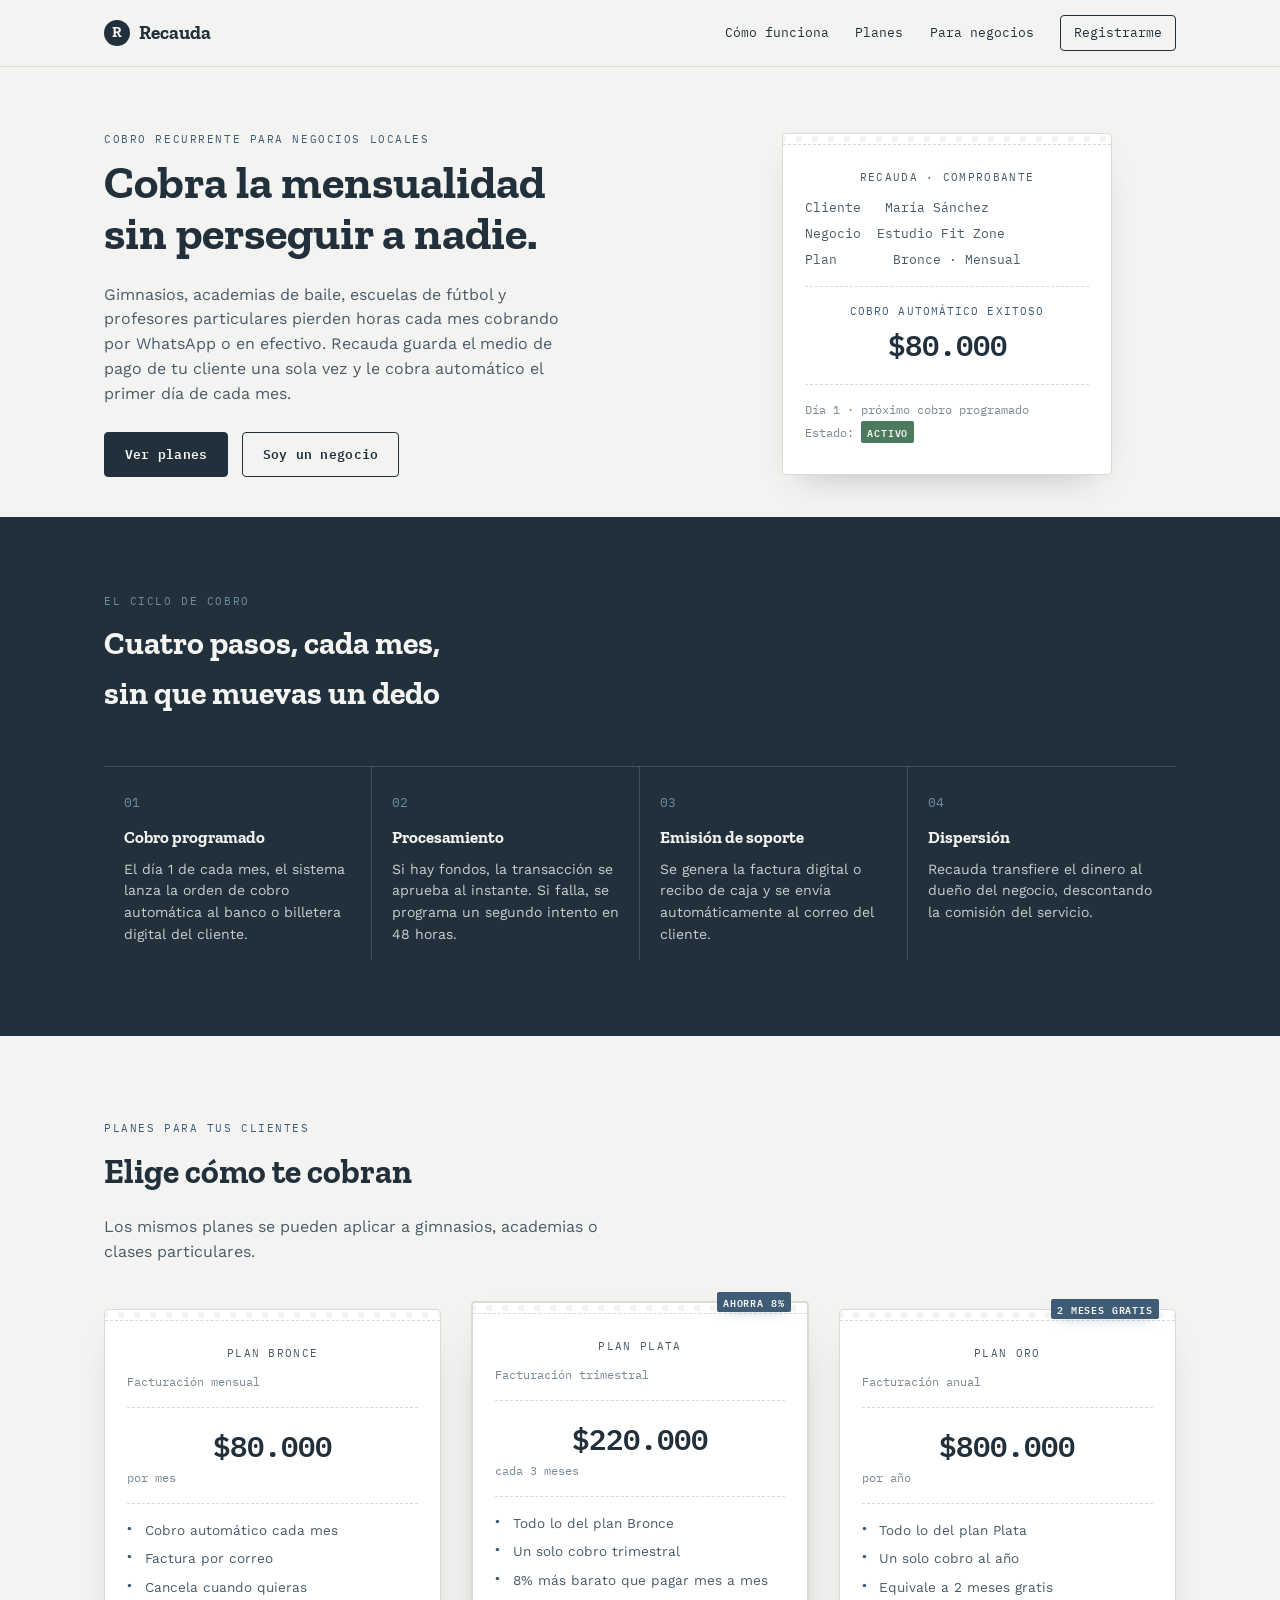
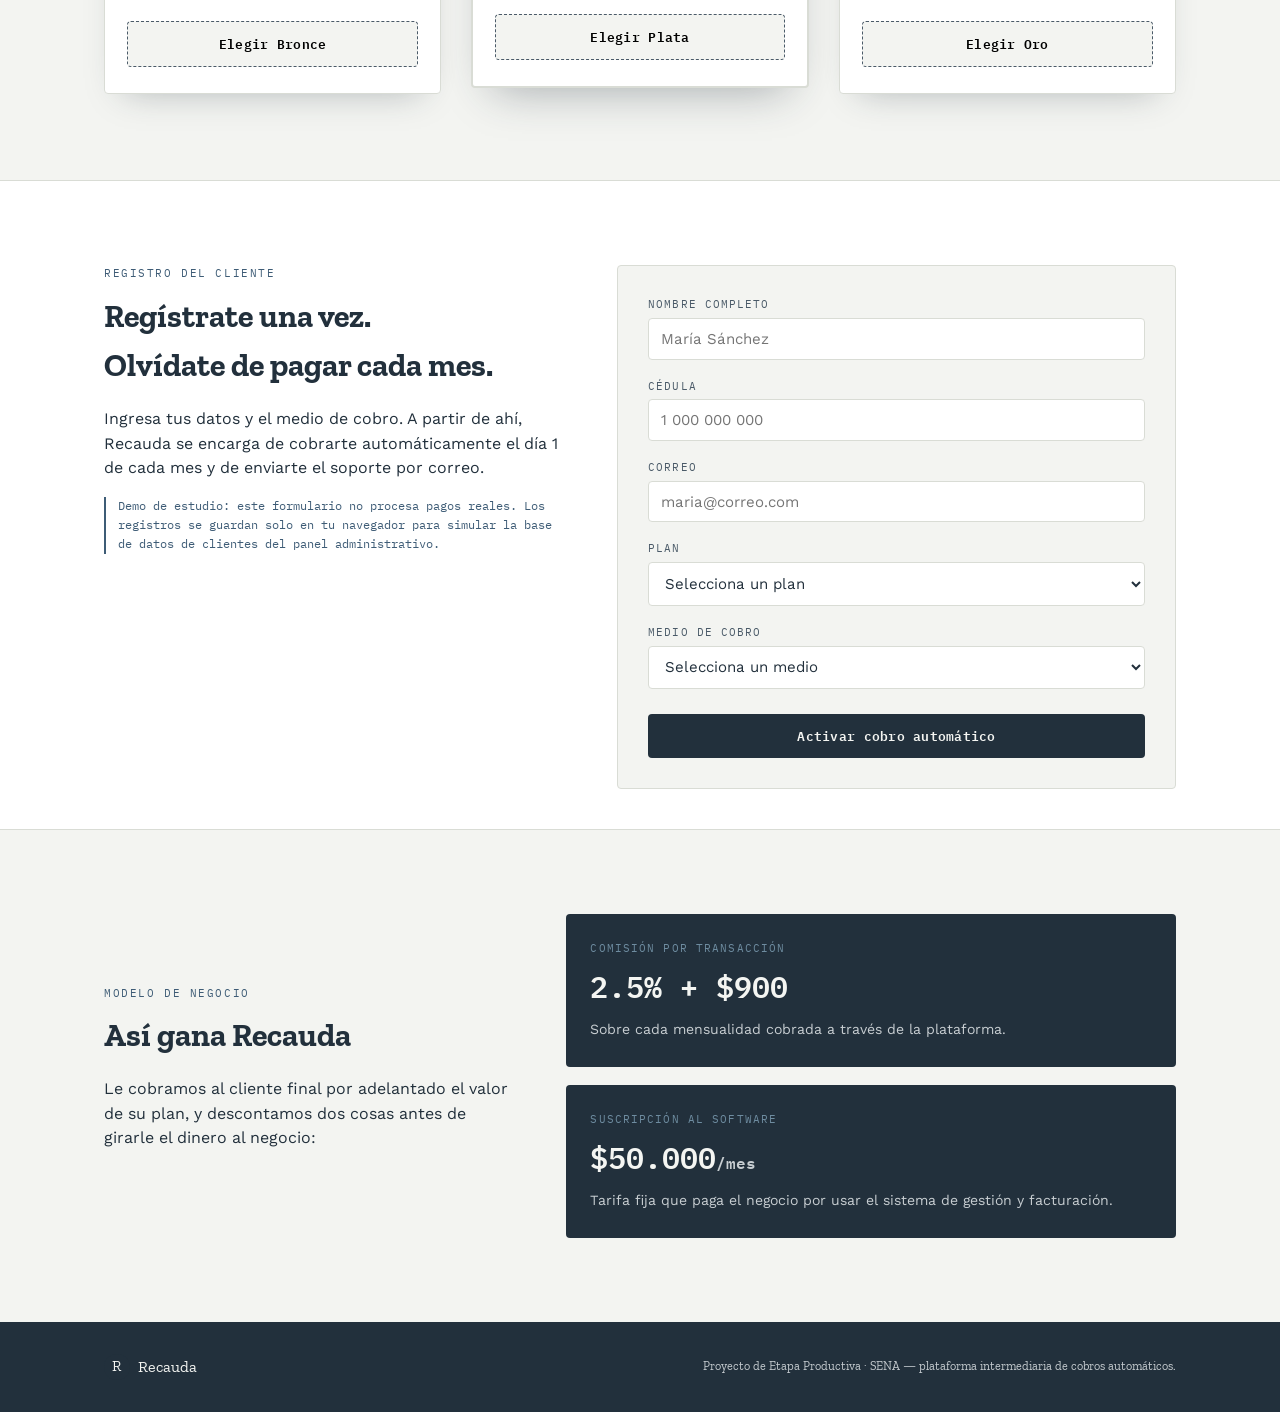
<file: Index.html>
<!DOCTYPE html>
<html lang="es">
<head>
<meta charset="UTF-8">
<meta name="viewport" content="width=device-width, initial-scale=1.0">
<title>Recauda — Cobro automático para negocios locales</title>
<meta name="description" content="Recauda cobra la mensualidad de tus clientes de forma automática cada mes. Sin WhatsApp, sin efectivo, sin perseguir a nadie.">
<link rel="preconnect" href="https://fonts.googleapis.com">
<link rel="preconnect" href="https://fonts.gstatic.com" crossorigin>
<link href="https://fonts.googleapis.com/css2?family=Zilla+Slab:wght@400;600;700&family=Work+Sans:wght@400;500;600&family=IBM+Plex+Mono:wght@400;500;600&display=swap" rel="stylesheet">
<style>
/* ---------- Tokens (paleta neutra, tipo fintech serio) ---------- */
:root{
  --ink:#22303C;
  --ink-soft:#4A5A68;
  --paper:#F3F4F1;
  --card:#FFFFFF;
  --accent:#3E5C76;
  --accent-soft:#6E8CA0;
  --ok:#4C7A5D;
  --line:#D9DCD5;
  --cream-text:#F4F5F2;

  --display:'Zilla Slab', serif;
  --body:'Work Sans', sans-serif;
  --mono:'IBM Plex Mono', monospace;

  --radius:4px;
  --shadow:0 16px 34px -20px rgba(34,48,60,0.35);
}

*,*::before,*::after{box-sizing:border-box;}
html{scroll-behavior:smooth;}
body{
  margin:0;
  font-family:var(--body);
  color:var(--ink);
  background:var(--paper);
  line-height:1.55;
  -webkit-font-smoothing:antialiased;
}
h1,h2,h3{font-family:var(--display); margin:0 0 .5em; color:var(--ink); font-weight:700;}
p{margin:0 0 1em;}
a{color:inherit;}
.wrap{max-width:1120px; margin:0 auto; padding:0 24px;}

.eyebrow{
  font-family:var(--mono);
  text-transform:uppercase;
  letter-spacing:.14em;
  font-size:.7rem;
  color:var(--accent);
  margin:0 0 .8em;
}

button{font-family:inherit; cursor:pointer;}
:focus-visible{outline:3px solid var(--accent-soft); outline-offset:2px;}

@media (prefers-reduced-motion: reduce){
  *{animation-duration:0.001ms !important; animation-iteration-count:1 !important; transition-duration:0.001ms !important; scroll-behavior:auto !important;}
}

/* ---------- Buttons ---------- */
.btn{
  display:inline-block;
  font-family:var(--mono);
  font-weight:600;
  font-size:.82rem;
  letter-spacing:.02em;
  text-decoration:none;
  padding:.85em 1.5em;
  border-radius:var(--radius);
  border:1.5px solid var(--ink);
  transition:transform .15s ease, background .15s ease, color .15s ease;
}
.btn:hover{transform:translateY(-2px);}
.btn--primary{background:var(--ink); color:var(--cream-text);}
.btn--primary:hover{background:var(--accent); border-color:var(--accent);}
.btn--ghost{background:transparent; color:var(--ink);}
.btn--ghost:hover{background:var(--ink); color:var(--cream-text);}
.btn--full{width:100%; text-align:center; border:none; margin-top:.5em;}
.btn--plan{
  width:100%;
  background:var(--paper);
  border:1.5px dashed var(--ink-soft);
  margin-top:1.2em;
}
.btn--plan:hover{background:var(--accent-soft); border-style:solid; color:#fff;}

/* ---------- Nav ---------- */
.nav{position:sticky; top:0; z-index:50; background:var(--paper); border-bottom:1.5px solid var(--line);}
.nav__inner{display:flex; align-items:center; justify-content:space-between; height:66px;}
.nav__brand{display:flex; align-items:center; gap:.5em; font-family:var(--display); font-weight:700; font-size:1.2rem; text-decoration:none;}
.nav__mark{
  display:inline-flex; align-items:center; justify-content:center;
  width:1.7em; height:1.7em; background:var(--ink); color:var(--cream-text);
  border-radius:50%; font-size:.95rem;
}
.nav__links{display:flex; align-items:center; gap:2em; font-family:var(--mono); font-size:.82rem;}
.nav__links a{text-decoration:none;}
.nav__links a:not(.nav__cta):hover{color:var(--accent);}
.nav__cta{border:1.5px solid var(--ink); padding:.5em 1em; border-radius:var(--radius);}
.nav__cta:hover{background:var(--ink); color:var(--cream-text);}
.nav__burger{display:none; flex-direction:column; gap:4px; background:none; border:none; padding:8px;}
.nav__burger span{width:22px; height:2px; background:var(--ink); display:block;}
.nav__mobile{display:none; flex-direction:column; padding:0 24px 20px; gap:1em; font-family:var(--mono);}
.nav__mobile a{text-decoration:none; padding:.4em 0;}
@media (max-width:800px){
  .nav__links{display:none;}
  .nav__burger{display:flex;}
  .nav__mobile.is-open{display:flex;}
}

/* ---------- Hero ---------- */
.hero{padding:64px 0 40px;}
.hero__grid{display:grid; grid-template-columns:1.1fr .9fr; gap:56px; align-items:center;}
.hero h1{font-size:clamp(2rem, 4vw, 2.9rem); line-height:1.1;}
.hero__lead{max-width:46ch; color:var(--ink-soft); font-size:1rem;}
.hero__actions{display:flex; gap:14px; margin-top:1.6em; flex-wrap:wrap;}
.hero__receipt-wrap{display:flex; justify-content:center;}
@media (max-width:900px){
  .hero__grid{grid-template-columns:1fr; text-align:left;}
  .hero__receipt-wrap{order:-1;}
}

/* ---------- Receipt (elemento firma) ---------- */
.receipt{
  background:var(--card); border:1.5px solid var(--line); border-radius:var(--radius);
  box-shadow:var(--shadow); position:relative; width:100%; max-width:330px;
}
.receipt__perf{
  height:11px;
  background-image: radial-gradient(circle, var(--paper) 3px, transparent 3.5px);
  background-size:16px 16px; background-position:8px center;
  border-bottom:1.5px dashed var(--line);
}
.receipt__body{padding:24px 22px 26px;}
.receipt__store{
  font-family:var(--mono); font-size:.68rem; letter-spacing:.12em; text-transform:uppercase;
  text-align:center; margin-bottom:1.1em; color:var(--ink-soft);
}
.receipt__line{font-family:var(--mono); font-size:.8rem; margin:0 0 .5em; color:var(--ink-soft);}
.receipt__small{font-size:.72rem; color:#7A8894;}
.receipt__dash{border-top:1.5px dashed var(--line); margin:1em 0;}
.receipt__amount-label{font-family:var(--mono); font-size:.68rem; letter-spacing:.1em; text-align:center; color:var(--accent); margin-bottom:.3em;}
.receipt__amount{font-family:var(--mono); font-weight:600; font-size:1.8rem; text-align:center; color:var(--ink); margin-bottom:0;}
.receipt__list{list-style:none; padding:0; margin:0 0 .2em; font-size:.85rem; color:var(--ink-soft);}
.receipt__list li{padding-left:1.3em; position:relative; margin-bottom:.55em;}
.receipt__list li::before{content:"·"; position:absolute; left:0; color:var(--accent); font-weight:700; font-size:1.3em; top:-4px;}

.tag{font-family:var(--mono); font-size:.65rem; letter-spacing:.08em; padding:.2em .6em; border-radius:2px; font-weight:600;}
.tag--ok{background:var(--ok); color:var(--cream-text);}
.tag--save{
  position:absolute; top:-11px; right:16px; background:var(--accent); color:var(--cream-text);
  box-shadow:0 6px 14px -8px rgba(62,92,118,.6); z-index:2;
}

.receipt--hero{animation: printIn .9s cubic-bezier(.2,.8,.2,1) both; transform-origin:top center;}
@keyframes printIn{
  0%{opacity:0; transform:translateY(-20px) scaleY(.94);}
  100%{opacity:1; transform:translateY(0) scaleY(1);}
}

/* ---------- Flow ---------- */
.flow{padding:76px 0; background:var(--ink); color:var(--cream-text);}
.flow h2{color:var(--cream-text); font-size:clamp(1.4rem,3vw,2rem); max-width:20ch;}
.flow .eyebrow{color:var(--accent-soft);}
.flow__grid{display:grid; grid-template-columns:repeat(4,1fr); gap:0; margin-top:48px; border-top:1.5px solid #ffffff26;}
.flow__item{padding:26px 20px 0; border-right:1.5px solid #ffffff26;}
.flow__item:last-child{border-right:none;}
.flow__num{font-family:var(--mono); font-size:.82rem; color:var(--accent-soft); display:block; margin-bottom:.8em;}
.flow__item h3{color:var(--cream-text); font-size:1.05rem;}
.flow__item p{color:#C7CDD1; font-size:.88rem;}
@media (max-width:800px){
  .flow__grid{grid-template-columns:1fr; border-top:none;}
  .flow__item{border-right:none; border-top:1.5px solid #ffffff26; padding-top:22px; padding-bottom:6px;}
}

/* ---------- Pricing ---------- */
.pricing{padding:84px 0;}
.pricing h2{font-size:clamp(1.5rem,3vw,2.1rem);}
.pricing__sub{color:var(--ink-soft); max-width:50ch;}
.pricing__grid{display:grid; grid-template-columns:repeat(3,1fr); gap:30px; margin-top:44px; align-items:start;}
.receipt--plan{max-width:none;}
.receipt--featured{border-width:2px; transform:translateY(-8px); box-shadow:0 22px 44px -22px rgba(34,48,60,0.4);}
@media (max-width:900px){
  .pricing__grid{grid-template-columns:1fr; max-width:380px; margin-left:auto; margin-right:auto;}
  .receipt--featured{transform:none;}
}

/* ---------- Registro ---------- */
.registro{padding:84px 0 40px; background:var(--card); border-top:1.5px solid var(--line); border-bottom:1.5px solid var(--line);}
.registro__grid{display:grid; grid-template-columns:.9fr 1.1fr; gap:56px; align-items:start;}
.registro__intro h2{font-size:clamp(1.5rem,3vw,2rem);}
.registro__note{font-family:var(--mono); font-size:.76rem; color:var(--accent); border-left:2px solid var(--accent); padding-left:12px;}

.form{background:var(--paper); border:1.5px solid var(--line); border-radius:var(--radius); padding:30px; display:grid; gap:18px;}
.field{display:flex; flex-direction:column; gap:.4em; font-family:var(--mono); font-size:.76rem;}
.field span{color:var(--ink-soft); text-transform:uppercase; font-size:.68rem; letter-spacing:.1em;}
.field input, .field select{
  font-family:var(--body); font-size:.94rem; padding:.72em .8em;
  border:1.5px solid var(--line); border-radius:var(--radius); background:var(--card); color:var(--ink);
}
.field input:focus, .field select:focus{border-color:var(--accent);}

@media (max-width:900px){ .registro__grid{grid-template-columns:1fr;} }

.receipt--confirm{margin:36px auto 0; max-width:330px;}

.clientes{margin:36px auto 0; max-width:640px; font-family:var(--mono); font-size:.8rem;}
.clientes__title{color:var(--accent); text-transform:uppercase; letter-spacing:.08em; font-size:.7rem; margin-bottom:.8em;}
.clientes__table{width:100%; border-collapse:collapse;}
.clientes__table th, .clientes__table td{text-align:left; padding:.6em .5em; border-bottom:1px dashed var(--line);}
.clientes__table th{color:var(--ink-soft); font-weight:600; font-size:.7rem; text-transform:uppercase;}

/* ---------- Negocios ---------- */
.negocios{padding:84px 0;}
.negocios__grid{display:grid; grid-template-columns:.8fr 1.2fr; gap:56px; align-items:center;}
.negocios h2{font-size:clamp(1.5rem,3vw,2rem);}
.negocios__cards{display:grid; gap:18px;}
.negocios__card{background:var(--ink); color:var(--cream-text); padding:26px 24px; border-radius:var(--radius);}
.negocios__label{font-family:var(--mono); font-size:.7rem; letter-spacing:.1em; text-transform:uppercase; color:var(--accent-soft); margin-bottom:.5em;}
.negocios__figure{font-family:var(--mono); font-size:1.9rem; font-weight:600; margin-bottom:.3em;}
.negocios__figure span{font-size:1rem; color:#C7CDD1;}
.negocios__card p:last-child{color:#C7CDD1; margin-bottom:0; font-size:.88rem;}
@media (max-width:800px){ .negocios__grid{grid-template-columns:1fr;} }

/* ---------- Footer ---------- */
.footer{background:var(--ink); color:var(--cream-text); padding:32px 0;}
.footer__inner{display:flex; justify-content:space-between; align-items:center; flex-wrap:wrap; gap:12px;}
.footer p{margin:0; font-family:var(--display); display:flex; align-items:center; gap:.5em;}
.footer__meta{font-family:var(--mono); font-size:.76rem; color:#C7CDD1;}
</style>
</head>
<body>

<header class="nav" id="top">
  <div class="wrap nav__inner">
    <a href="#top" class="nav__brand"><span class="nav__mark">R</span>Recauda</a>
    <nav class="nav__links">
      <a href="#como-funciona">Cómo funciona</a>
      <a href="#planes">Planes</a>
      <a href="#negocios">Para negocios</a>
      <a href="#registro" class="nav__cta">Registrarme</a>
    </nav>
    <button class="nav__burger" id="burger" aria-label="Abrir menú" aria-expanded="false">
      <span></span><span></span><span></span>
    </button>
  </div>
  <nav class="nav__mobile" id="navMobile">
    <a href="#como-funciona">Cómo funciona</a>
    <a href="#planes">Planes</a>
    <a href="#negocios">Para negocios</a>
    <a href="#registro" class="nav__cta">Registrarme</a>
  </nav>
</header>

<main>

  <section class="hero">
    <div class="wrap hero__grid">
      <div class="hero__copy">
        <p class="eyebrow">Cobro recurrente para negocios locales</p>
        <h1>Cobra la mensualidad<br>sin perseguir a nadie.</h1>
        <p class="hero__lead">
          Gimnasios, academias de baile, escuelas de fútbol y profesores particulares
          pierden horas cada mes cobrando por WhatsApp o en efectivo.
          Recauda guarda el medio de pago de tu cliente una sola vez
          y le cobra automático el primer día de cada mes.
        </p>
        <div class="hero__actions">
          <a href="#planes" class="btn btn--primary">Ver planes</a>
          <a href="#negocios" class="btn btn--ghost">Soy un negocio</a>
        </div>
      </div>

      <div class="hero__receipt-wrap" aria-hidden="true">
        <div class="receipt receipt--hero" id="heroReceipt">
          <div class="receipt__perf"></div>
          <div class="receipt__body">
            <p class="receipt__store">RECAUDA · COMPROBANTE</p>
            <p class="receipt__line">Cliente&nbsp; &nbsp;María Sánchez</p>
            <p class="receipt__line">Negocio&nbsp; Estudio Fit Zone</p>
            <p class="receipt__line">Plan&nbsp; &nbsp; &nbsp; &nbsp;Bronce · Mensual</p>
            <div class="receipt__dash"></div>
            <p class="receipt__amount-label">COBRO AUTOMÁTICO EXITOSO</p>
            <p class="receipt__amount" id="heroAmount">$0</p>
            <div class="receipt__dash"></div>
            <p class="receipt__line receipt__small">Día 1 · próximo cobro programado</p>
            <p class="receipt__line receipt__small">Estado: <span class="tag tag--ok">ACTIVO</span></p>
          </div>
        </div>
      </div>
    </div>
  </section>

  <section class="flow" id="como-funciona">
    <div class="wrap">
      <p class="eyebrow">El ciclo de cobro</p>
      <h2>Cuatro pasos, cada mes, sin que muevas un dedo</h2>
      <div class="flow__grid">
        <div class="flow__item">
          <span class="flow__num">01</span>
          <h3>Cobro programado</h3>
          <p>El día 1 de cada mes, el sistema lanza la orden de cobro automática al banco o billetera digital del cliente.</p>
        </div>
        <div class="flow__item">
          <span class="flow__num">02</span>
          <h3>Procesamiento</h3>
          <p>Si hay fondos, la transacción se aprueba al instante. Si falla, se programa un segundo intento en 48 horas.</p>
        </div>
        <div class="flow__item">
          <span class="flow__num">03</span>
          <h3>Emisión de soporte</h3>
          <p>Se genera la factura digital o recibo de caja y se envía automáticamente al correo del cliente.</p>
        </div>
        <div class="flow__item">
          <span class="flow__num">04</span>
          <h3>Dispersión</h3>
          <p>Recauda transfiere el dinero al dueño del negocio, descontando la comisión del servicio.</p>
        </div>
      </div>
    </div>
  </section>

  <section class="pricing" id="planes">
    <div class="wrap">
      <p class="eyebrow">Planes para tus clientes</p>
      <h2>Elige cómo te cobran</h2>
      <p class="pricing__sub">Los mismos planes se pueden aplicar a gimnasios, academias o clases particulares.</p>

      <div class="pricing__grid">
        <article class="receipt receipt--plan" data-plan="Bronce" data-price="80.000">
          <div class="receipt__perf"></div>
          <div class="receipt__body">
            <p class="receipt__store">PLAN BRONCE</p>
            <p class="receipt__line receipt__small">Facturación mensual</p>
            <div class="receipt__dash"></div>
            <p class="receipt__amount">$80.000</p>
            <p class="receipt__line receipt__small">por mes</p>
            <div class="receipt__dash"></div>
            <ul class="receipt__list">
              <li>Cobro automático cada mes</li>
              <li>Factura por correo</li>
              <li>Cancela cuando quieras</li>
            </ul>
            <button class="btn btn--plan" data-plan="Bronce">Elegir Bronce</button>
          </div>
        </article>

        <article class="receipt receipt--plan receipt--featured" data-plan="Plata" data-price="220.000">
          <span class="tag tag--save">AHORRA 8%</span>
          <div class="receipt__perf"></div>
          <div class="receipt__body">
            <p class="receipt__store">PLAN PLATA</p>
            <p class="receipt__line receipt__small">Facturación trimestral</p>
            <div class="receipt__dash"></div>
            <p class="receipt__amount">$220.000</p>
            <p class="receipt__line receipt__small">cada 3 meses</p>
            <div class="receipt__dash"></div>
            <ul class="receipt__list">
              <li>Todo lo del plan Bronce</li>
              <li>Un solo cobro trimestral</li>
              <li>8% más barato que pagar mes a mes</li>
            </ul>
            <button class="btn btn--plan" data-plan="Plata">Elegir Plata</button>
          </div>
        </article>

        <article class="receipt receipt--plan" data-plan="Oro" data-price="800.000">
          <span class="tag tag--save">2 MESES GRATIS</span>
          <div class="receipt__perf"></div>
          <div class="receipt__body">
            <p class="receipt__store">PLAN ORO</p>
            <p class="receipt__line receipt__small">Facturación anual</p>
            <div class="receipt__dash"></div>
            <p class="receipt__amount">$800.000</p>
            <p class="receipt__line receipt__small">por año</p>
            <div class="receipt__dash"></div>
            <ul class="receipt__list">
              <li>Todo lo del plan Plata</li>
              <li>Un solo cobro al año</li>
              <li>Equivale a 2 meses gratis</li>
            </ul>
            <button class="btn btn--plan" data-plan="Oro">Elegir Oro</button>
          </div>
        </article>
      </div>
    </div>
  </section>

  <section class="registro" id="registro">
    <div class="wrap registro__grid">
      <div class="registro__intro">
        <p class="eyebrow">Registro del cliente</p>
        <h2>Regístrate una vez.<br>Olvídate de pagar cada mes.</h2>
        <p>
          Ingresa tus datos y el medio de cobro. A partir de ahí, Recauda
          se encarga de cobrarte automáticamente el día 1 de cada mes
          y de enviarte el soporte por correo.
        </p>
        <p class="registro__note">
          Demo de estudio: este formulario no procesa pagos reales.
          Los registros se guardan solo en tu navegador para simular
          la base de datos de clientes del panel administrativo.
        </p>
      </div>

      <form class="form" id="registroForm" novalidate>
        <label class="field">
          <span>Nombre completo</span>
          <input type="text" name="nombre" id="nombre" required placeholder="María Sánchez">
        </label>
        <label class="field">
          <span>Cédula</span>
          <input type="text" name="cedula" id="cedula" required placeholder="1 000 000 000" inputmode="numeric">
        </label>
        <label class="field">
          <span>Correo</span>
          <input type="email" name="correo" id="correo" required placeholder="maria@correo.com">
        </label>
        <label class="field">
          <span>Plan</span>
          <select name="plan" id="plan" required>
            <option value="" disabled selected>Selecciona un plan</option>
            <option value="Bronce">Bronce · $80.000/mes</option>
            <option value="Plata">Plata · $220.000/trimestre</option>
            <option value="Oro">Oro · $800.000/año</option>
          </select>
        </label>
        <label class="field">
          <span>Medio de cobro</span>
          <select name="medio" id="medio" required>
            <option value="" disabled selected>Selecciona un medio</option>
            <option value="Tarjeta de crédito">Tarjeta de crédito</option>
            <option value="Débito PSE">Débito PSE</option>
            <option value="Nequi">Nequi</option>
            <option value="Daviplata">Daviplata</option>
          </select>
        </label>
        <button type="submit" class="btn btn--primary btn--full">Activar cobro automático</button>
      </form>
    </div>

    <div class="wrap">
      <div class="receipt receipt--confirm" id="confirmReceipt" hidden>
        <div class="receipt__perf"></div>
        <div class="receipt__body">
          <p class="receipt__store">RECAUDA · REGISTRO CONFIRMADO</p>
          <p class="receipt__line" id="confNombre"></p>
          <p class="receipt__line" id="confCedula"></p>
          <p class="receipt__line" id="confCorreo"></p>
          <div class="receipt__dash"></div>
          <p class="receipt__line" id="confPlan"></p>
          <p class="receipt__line" id="confMedio"></p>
          <div class="receipt__dash"></div>
          <p class="receipt__amount-label">PRÓXIMO COBRO</p>
          <p class="receipt__amount" id="confMonto"></p>
          <p class="receipt__line receipt__small" id="confFecha"></p>
          <p class="receipt__line receipt__small">Estado: <span class="tag tag--ok">ACTIVO</span></p>
        </div>
      </div>

      <div class="clientes" id="clientesBox" hidden>
        <p class="clientes__title">Últimos clientes registrados (demo local)</p>
        <table class="clientes__table" id="clientesTable">
          <thead><tr><th>Nombre</th><th>Plan</th><th>Medio</th><th>Estado</th></tr></thead>
          <tbody></tbody>
        </table>
      </div>
    </div>
  </section>

  <section class="negocios" id="negocios">
    <div class="wrap negocios__grid">
      <div>
        <p class="eyebrow">Modelo de negocio</p>
        <h2>Así gana Recauda</h2>
        <p>
          Le cobramos al cliente final por adelantado el valor de su plan,
          y descontamos dos cosas antes de girarle el dinero al negocio:
        </p>
      </div>
      <div class="negocios__cards">
        <div class="negocios__card">
          <p class="negocios__label">Comisión por transacción</p>
          <p class="negocios__figure">2.5% + $900</p>
          <p>Sobre cada mensualidad cobrada a través de la plataforma.</p>
        </div>
        <div class="negocios__card">
          <p class="negocios__label">Suscripción al software</p>
          <p class="negocios__figure">$50.000<span>/mes</span></p>
          <p>Tarifa fija que paga el negocio por usar el sistema de gestión y facturación.</p>
        </div>
      </div>
    </div>
  </section>

</main>

<footer class="footer">
  <div class="wrap footer__inner">
    <p><span class="nav__mark">R</span>Recauda</p>
    <p class="footer__meta">Proyecto de Etapa Productiva · SENA — plataforma intermediaria de cobros automáticos.</p>
  </div>
</footer>

<script>
// ---------- Menú móvil ----------
const burger = document.getElementById('burger');
const navMobile = document.getElementById('navMobile');
burger.addEventListener('click', () => {
  const isOpen = navMobile.classList.toggle('is-open');
  burger.setAttribute('aria-expanded', String(isOpen));
});
navMobile.querySelectorAll('a').forEach(link => {
  link.addEventListener('click', () => {
    navMobile.classList.remove('is-open');
    burger.setAttribute('aria-expanded', 'false');
  });
});

// ---------- Animación del monto en el recibo del hero ----------
function animarMonto(el, destino, duracion = 900) {
  const inicio = performance.now();
  function paso(ahora) {
    const progreso = Math.min((ahora - inicio) / duracion, 1);
    const valor = Math.floor(progreso * destino);
    el.textContent = '$' + valor.toLocaleString('es-CO');
    if (progreso < 1) requestAnimationFrame(paso);
  }
  requestAnimationFrame(paso);
}
const heroAmount = document.getElementById('heroAmount');
if (heroAmount) window.addEventListener('load', () => animarMonto(heroAmount, 80000));

// ---------- Elegir plan desde las tarjetas ----------
const planSelect = document.getElementById('plan');
document.querySelectorAll('.btn--plan').forEach(btn => {
  btn.addEventListener('click', () => {
    const plan = btn.dataset.plan;
    if (planSelect) planSelect.value = plan;
    document.getElementById('registro').scrollIntoView({ behavior: 'smooth' });
    document.getElementById('nombre').focus({ preventScroll: true });
  });
});

// ---------- Registro y recibo de confirmación ----------
const PRECIOS = {
  Bronce: { monto: 80000, ciclo: 'mes' },
  Plata:  { monto: 220000, ciclo: 'trimestre' },
  Oro:    { monto: 800000, ciclo: 'año' }
};

function proximoDiaUno() {
  const hoy = new Date();
  const proximo = new Date(hoy.getFullYear(), hoy.getMonth() + 1, 1);
  return proximo.toLocaleDateString('es-CO', { day: 'numeric', month: 'long', year: 'numeric' });
}

function cargarClientes() {
  try { return JSON.parse(localStorage.getItem('recauda_clientes') || '[]'); }
  catch { return []; }
}
function guardarCliente(cliente) {
  const clientes = cargarClientes();
  clientes.unshift(cliente);
  localStorage.setItem('recauda_clientes', JSON.stringify(clientes.slice(0, 8)));
}
function pintarClientes() {
  const clientes = cargarClientes();
  const box = document.getElementById('clientesBox');
  const tbody = document.querySelector('#clientesTable tbody');
  if (!clientes.length) return;
  tbody.innerHTML = '';
  clientes.forEach(c => {
    const tr = document.createElement('tr');
    tr.innerHTML = `<td>${c.nombre}</td><td>${c.plan}</td><td>${c.medio}</td><td>Activo</td>`;
    tbody.appendChild(tr);
  });
  box.hidden = false;
}

const form = document.getElementById('registroForm');
const confirmReceipt = document.getElementById('confirmReceipt');

form.addEventListener('submit', (e) => {
  e.preventDefault();
  if (!form.checkValidity()) { form.reportValidity(); return; }

  const nombre = document.getElementById('nombre').value.trim();
  const cedula = document.getElementById('cedula').value.trim();
  const correo = document.getElementById('correo').value.trim();
  const plan = document.getElementById('plan').value;
  const medio = document.getElementById('medio').value;
  const info = PRECIOS[plan];

  document.getElementById('confNombre').textContent = 'Cliente     ' + nombre;
  document.getElementById('confCedula').textContent = 'Cédula      ' + cedula;
  document.getElementById('confCorreo').textContent = 'Correo      ' + correo;
  document.getElementById('confPlan').textContent = 'Plan        ' + plan;
  document.getElementById('confMedio').textContent = 'Medio       ' + medio;
  document.getElementById('confMonto').textContent = '$' + info.monto.toLocaleString('es-CO');
  document.getElementById('confFecha').textContent = 'Próximo cobro: ' + proximoDiaUno();

  confirmReceipt.hidden = false;
  confirmReceipt.scrollIntoView({ behavior: 'smooth', block: 'center' });

  guardarCliente({ nombre, plan, medio });
  pintarClientes();
  form.reset();
});

pintarClientes();
</script>
</body>
</html>
</file>
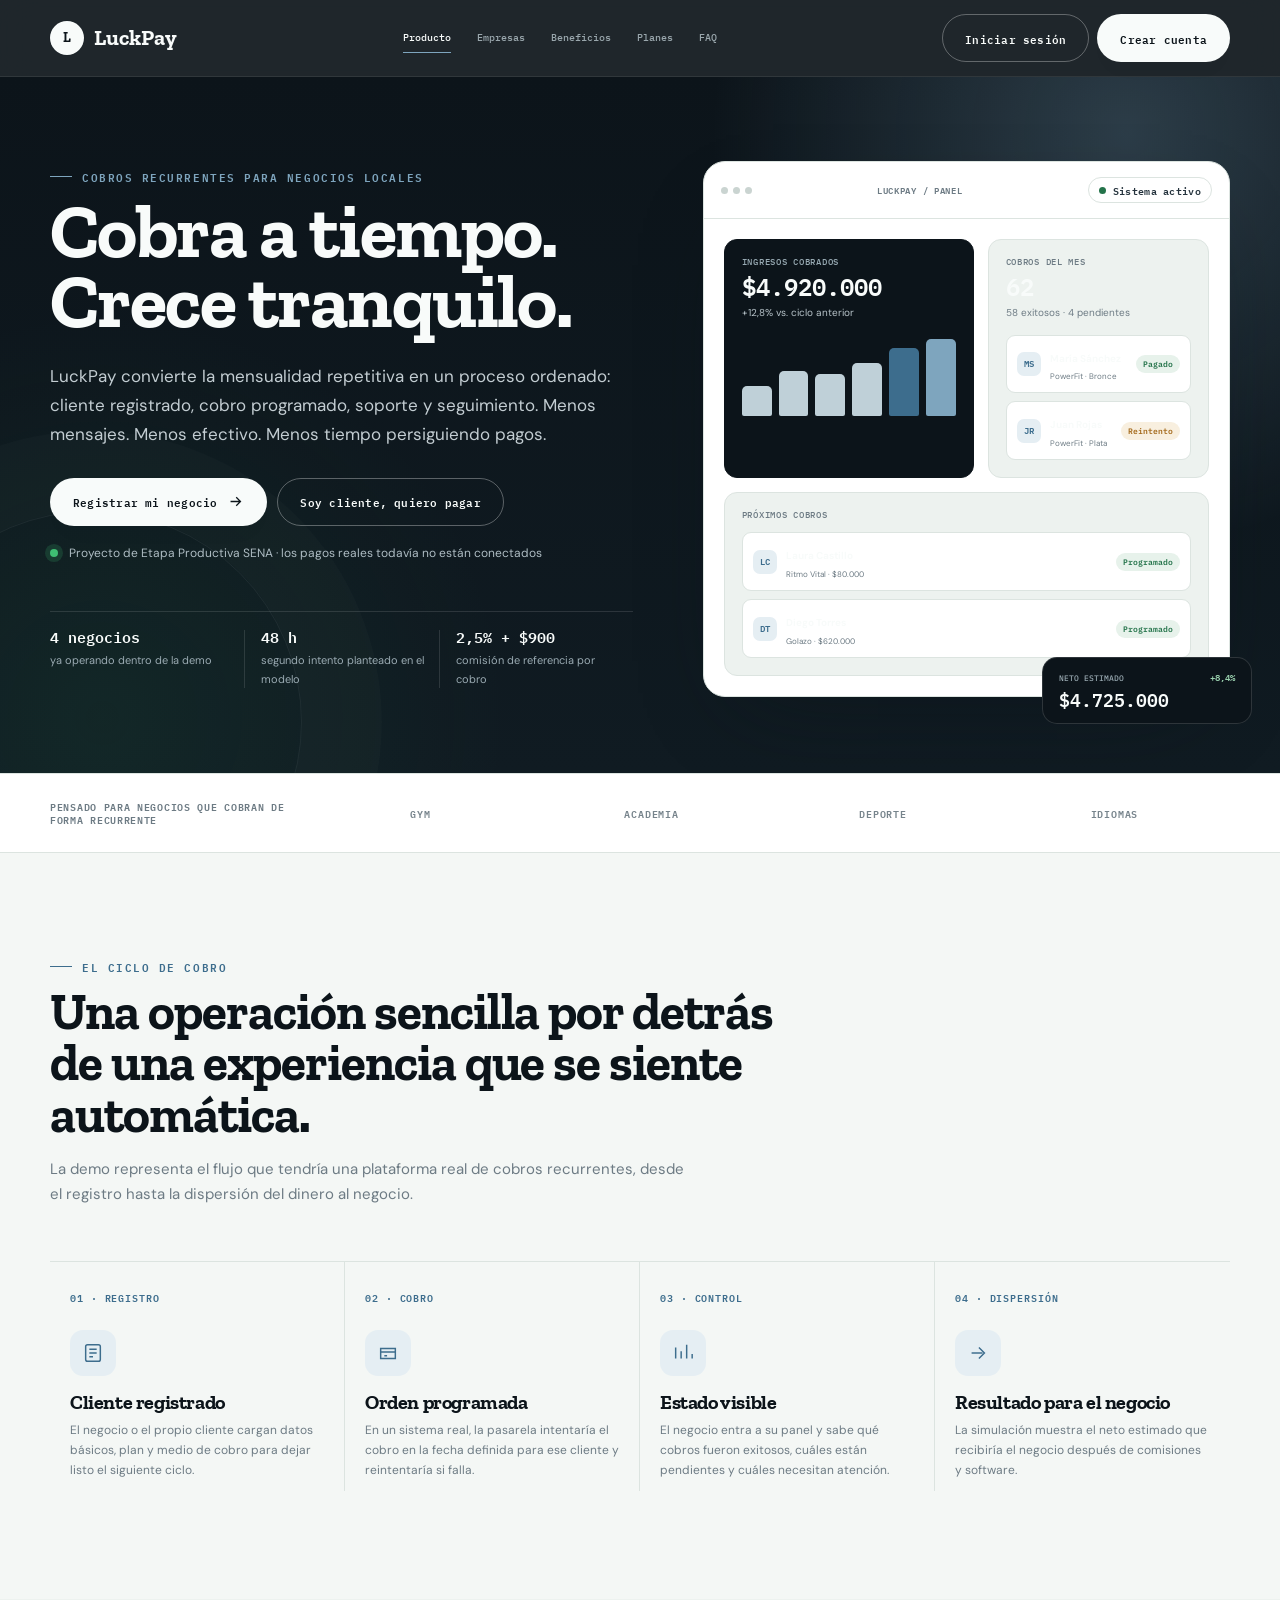
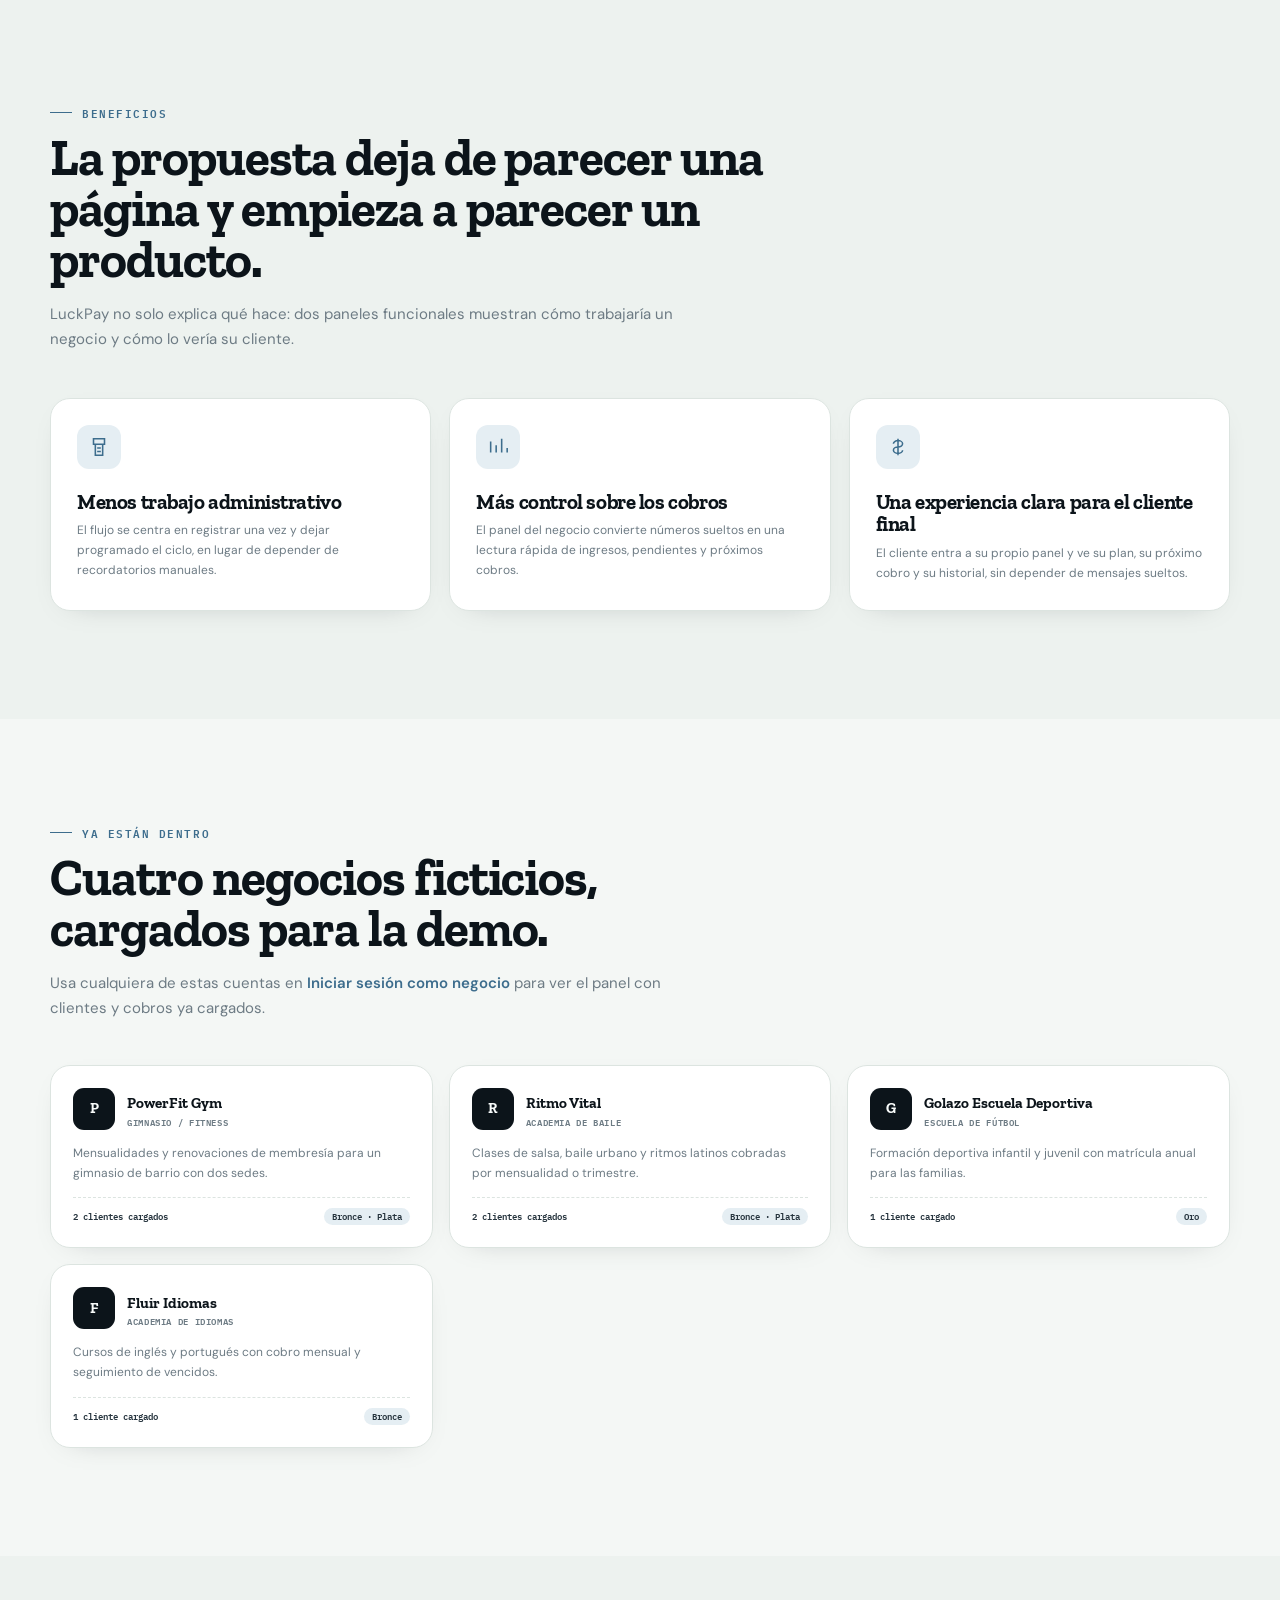
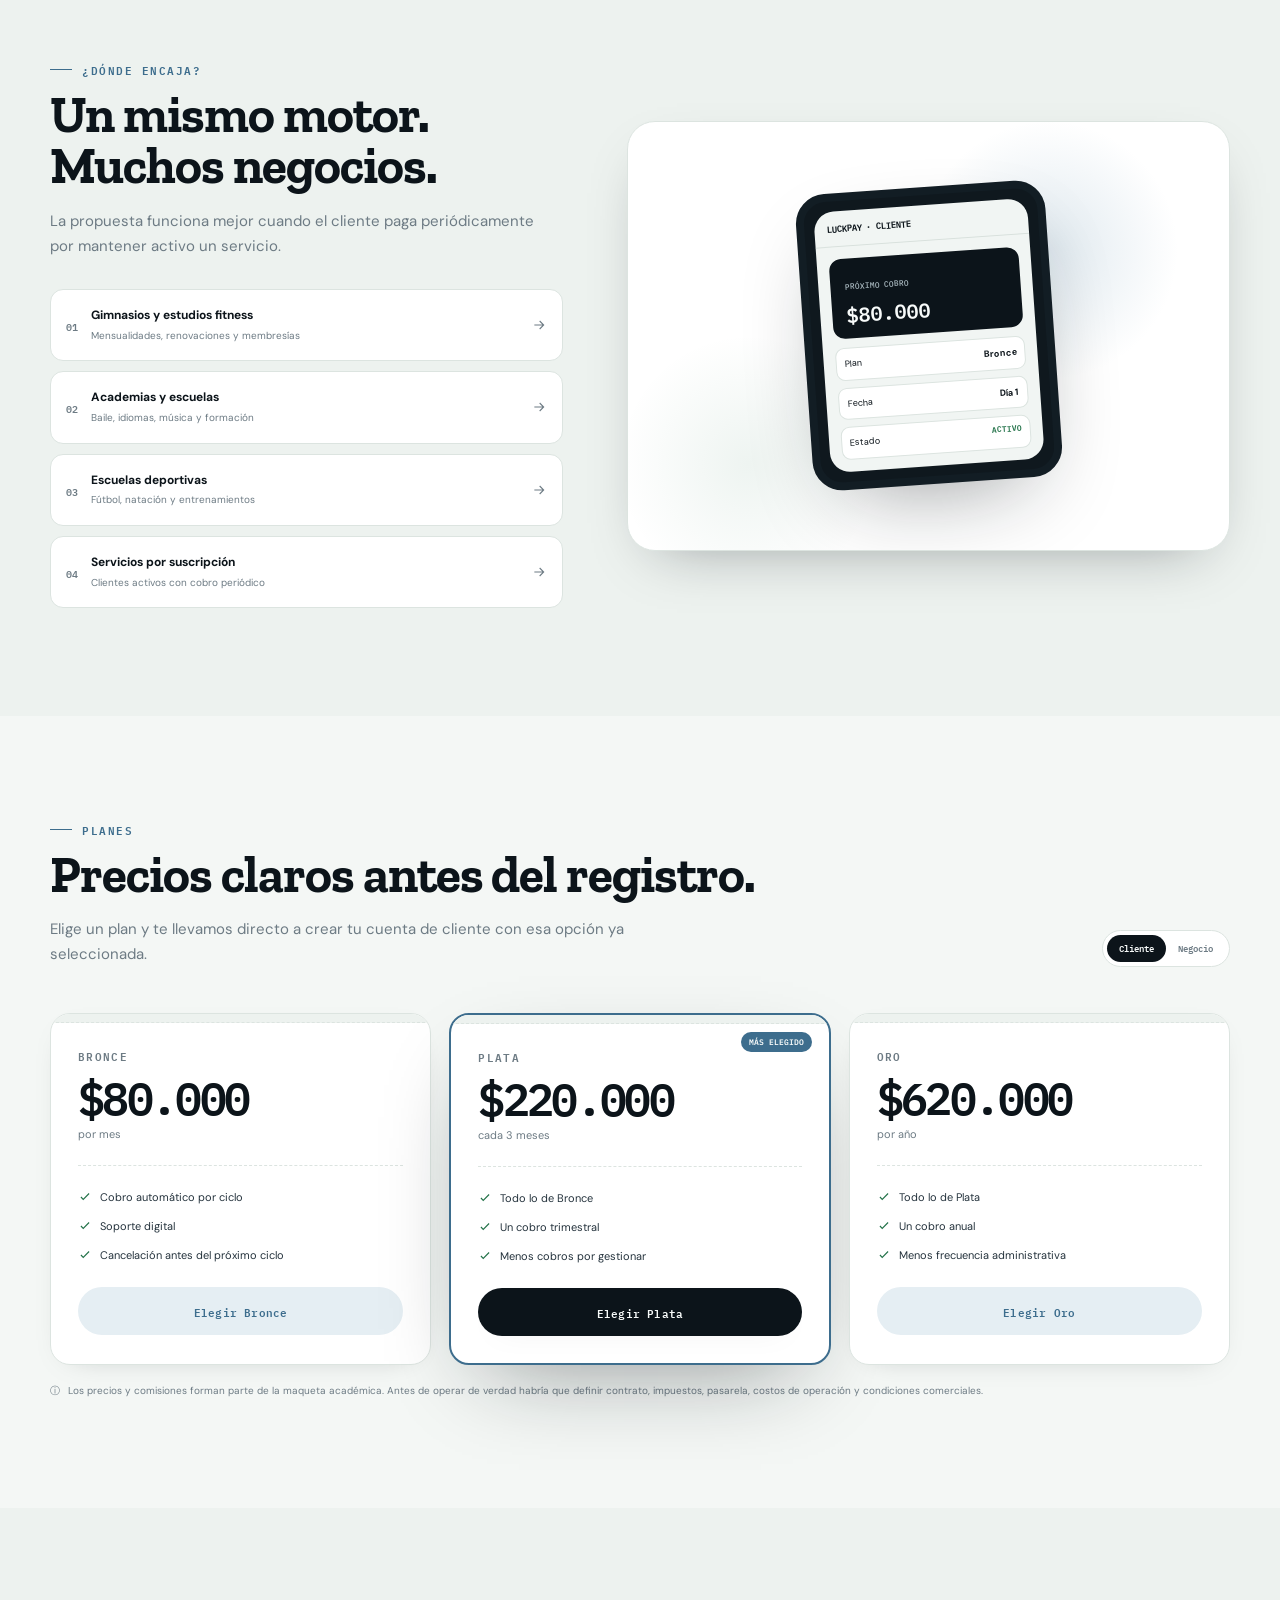
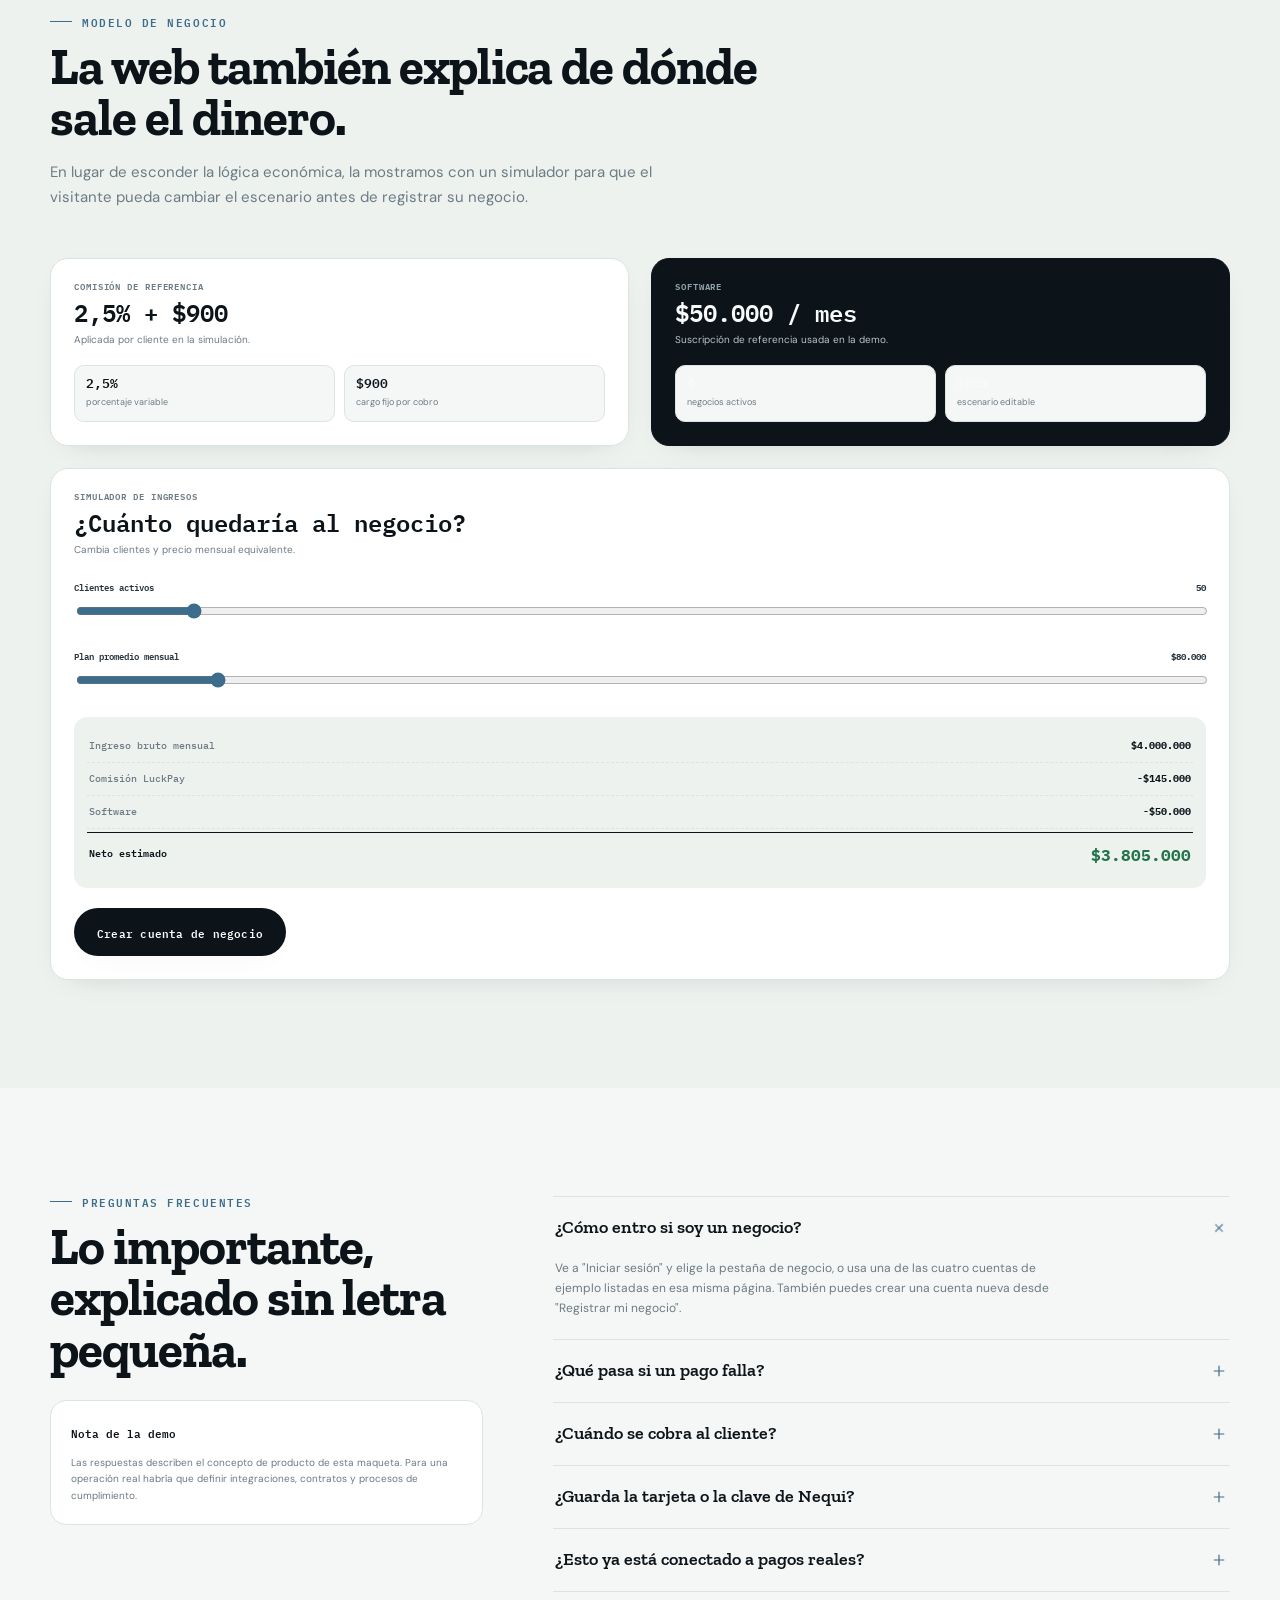
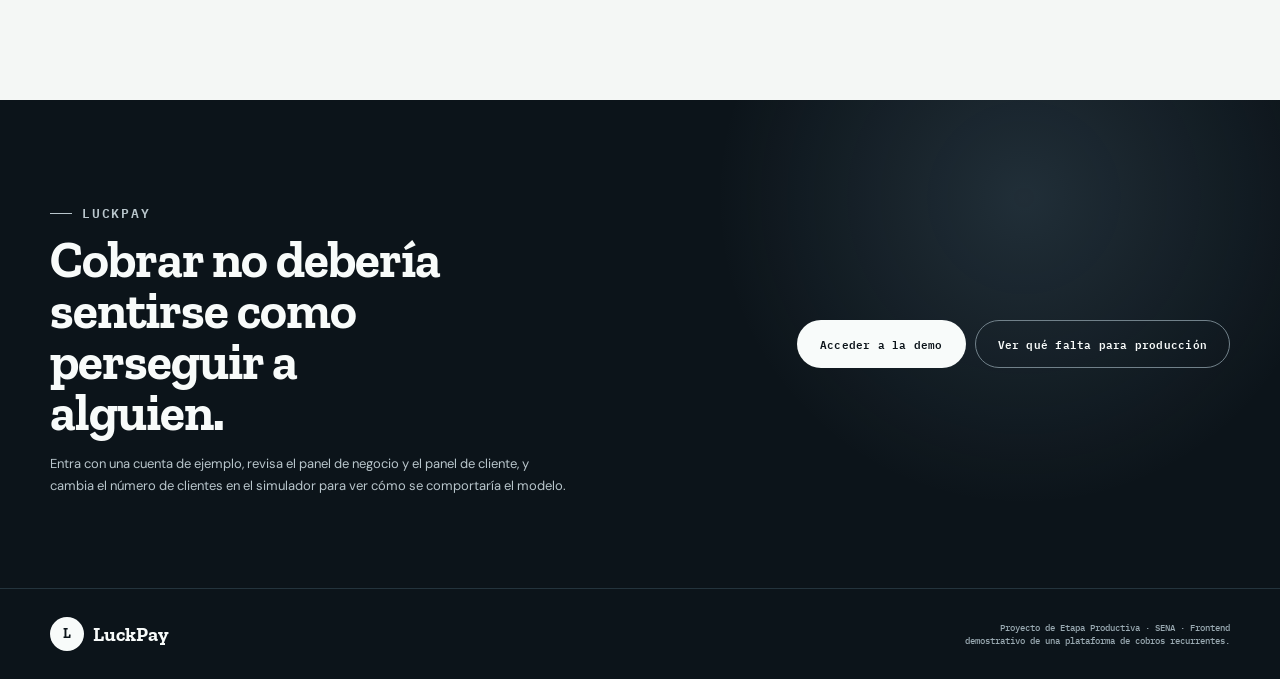
<file: index.html>
<!doctype html>
<html lang="es">
<head>
  <meta charset="utf-8">
  <meta name="viewport" content="width=device-width, initial-scale=1">
  <meta name="theme-color" content="#0C141A">
  <meta name="description" content="LuckPay automatiza cobros recurrentes para gimnasios, academias, escuelas deportivas y servicios por suscripción.">
  <title>LuckPay — Cobra a tiempo. Crece tranquilo.</title>

  <link rel="preconnect" href="https://fonts.googleapis.com">
  <link rel="preconnect" href="https://fonts.gstatic.com" crossorigin>
  <link href="https://fonts.googleapis.com/css2?family=DM+Sans:wght@400;500;600;700&family=IBM+Plex+Mono:wght@400;500;600&family=Zilla+Slab:wght@500;600;700&display=swap" rel="stylesheet">
  <link rel="stylesheet" href="assets/style.css">
</head>
<body>
  <div class="progress" id="progress" aria-hidden="true"></div>

  <!-- NAV -->
  <header class="site-header" id="top">
    <div class="wrap nav">
      <a href="#top" class="brand" aria-label="LuckPay, inicio">
        <span class="brand__mark">L</span>
        <span class="brand__name">LuckPay</span>
      </a>

      <nav class="nav__links" id="desktopNav" aria-label="Navegación principal">
        <a href="#producto" data-section="producto">Producto</a>
        <a href="#empresas" data-section="empresas">Empresas</a>
        <a href="#beneficios" data-section="beneficios">Beneficios</a>
        <a href="#planes" data-section="planes">Planes</a>
        <a href="#faq" data-section="faq">FAQ</a>
      </nav>

      <div class="nav__actions">
        <a class="btn btn--secondary" href="acceso.html">Iniciar sesión</a>
        <a class="btn btn--primary" href="acceso.html">Crear cuenta</a>
        <button class="nav__menu" id="menuBtn" aria-label="Abrir menú" aria-expanded="false" aria-controls="mobileMenu">
          <span class="hamb"><i></i><i></i><i></i></span>
        </button>
      </div>
    </div>

    <nav class="mobile-menu" id="mobileMenu" aria-label="Navegación móvil">
      <a href="#producto">Producto</a>
      <a href="#empresas">Empresas</a>
      <a href="#beneficios">Beneficios</a>
      <a href="#planes">Planes</a>
      <a href="#faq">Preguntas frecuentes</a>
      <a class="btn btn--secondary" href="acceso.html">Iniciar sesión</a>
      <a class="btn btn--primary" href="acceso.html">Crear cuenta</a>
    </nav>
  </header>

  <main>
    <!-- HERO -->
    <section class="hero" id="producto">
      <div class="wrap hero__grid">
        <div class="reveal">
          <p class="eyebrow">Cobros recurrentes para negocios locales</p>
          <h1>Cobra a tiempo.<br>Crece tranquilo.</h1>
          <p class="hero__lead">
            LuckPay convierte la mensualidad repetitiva en un proceso ordenado:
            cliente registrado, cobro programado, soporte y seguimiento.
            Menos mensajes. Menos efectivo. Menos tiempo persiguiendo pagos.
          </p>

          <div class="hero__actions">
            <a class="btn btn--primary" href="registro-empresa.html">
              Registrar mi negocio
              <svg viewBox="0 0 24 24" fill="none" stroke="currentColor" stroke-width="1.8" aria-hidden="true"><path d="M5 12h13M13 6l6 6-6 6"/></svg>
            </a>
            <a class="btn btn--secondary" href="login-cliente.html">Soy cliente, quiero pagar</a>
          </div>

          <div class="hero__trust">
            <span class="hero__trust-dot"></span>
            <span>Proyecto de Etapa Productiva SENA · los pagos reales todavía no están conectados</span>
          </div>

          <div class="hero__metrics">
            <div class="hero__metric">
              <strong>4 negocios</strong>
              <span>ya operando dentro de la demo</span>
            </div>
            <div class="hero__metric">
              <strong>48 h</strong>
              <span>segundo intento planteado en el modelo</span>
            </div>
            <div class="hero__metric">
              <strong>2,5% + $900</strong>
              <span>comisión de referencia por cobro</span>
            </div>
          </div>
        </div>

        <div class="reveal" style="transition-delay:.08s">
          <div class="dashboard" id="dashboardPreview">
            <div class="dashboard__top">
              <div class="window-dots"><i></i><i></i><i></i></div>
              <div class="dashboard__label">LUCKPAY / PANEL</div>
              <span class="chip"><span class="chip__dot"></span> Sistema activo</span>
            </div>

            <div class="dashboard__body">
              <div class="dash-grid">
                <div class="dash-card dash-card--dark">
                  <div class="dash-card__label">Ingresos cobrados</div>
                  <div class="dash-card__value" id="dashCollected">$4.920.000</div>
                  <div class="dash-card__sub">+12,8% vs. ciclo anterior</div>
                  <div class="dash-bars" id="dashBars" aria-label="Gráfico de cobros">
                    <span style="height:37%"></span><span style="height:51%"></span><span style="height:42%"></span>
                    <span style="height:66%"></span><span style="height:79%"></span><span style="height:91%"></span>
                  </div>
                </div>

                <div class="dash-card">
                  <div class="dash-card__label">Cobros del mes</div>
                  <div class="dash-card__value">62</div>
                  <div class="dash-card__sub">58 exitosos · 4 pendientes</div>

                  <div class="dash-list">
                    <div class="dash-row">
                      <div class="dash-row__who">
                        <div class="avatar">MS</div>
                        <div><strong>María Sánchez</strong><small>PowerFit · Bronce</small></div>
                      </div>
                      <span class="status status--ok">Pagado</span>
                    </div>
                    <div class="dash-row">
                      <div class="dash-row__who">
                        <div class="avatar">JR</div>
                        <div><strong>Juan Rojas</strong><small>PowerFit · Plata</small></div>
                      </div>
                      <span class="status status--warn">Reintento</span>
                    </div>
                  </div>
                </div>
              </div>

              <div class="dash-card" style="margin-top:14px">
                <div class="dash-card__label">Próximos cobros</div>
                <div class="dash-list">
                  <div class="dash-row">
                    <div class="dash-row__who"><div class="avatar">LC</div><div><strong>Laura Castillo</strong><small>Ritmo Vital · $80.000</small></div></div>
                    <span class="status status--ok">Programado</span>
                  </div>
                  <div class="dash-row">
                    <div class="dash-row__who"><div class="avatar">DT</div><div><strong>Diego Torres</strong><small>Golazo · $620.000</small></div></div>
                    <span class="status status--ok">Programado</span>
                  </div>
                </div>
              </div>
            </div>

            <div class="dashboard__float">
              <div class="dashboard__float-top">
                <small>Neto estimado</small>
                <span class="mini-positive">+8,4%</span>
              </div>
              <strong id="dashNet">$4.692.500</strong>
            </div>
          </div>
        </div>
      </div>
    </section>

    <!-- PROOF STRIP -->
    <div class="proof">
      <div class="wrap proof__inner">
        <div class="proof__lead">Pensado para negocios que cobran de forma recurrente</div>
        <div class="proof__item">GYM</div>
        <div class="proof__item">ACADEMIA</div>
        <div class="proof__item">DEPORTE</div>
        <div class="proof__item">IDIOMAS</div>
      </div>
    </div>

    <!-- HOW -->
    <section class="section" id="como-funciona">
      <div class="wrap">
        <div class="section__head">
          <p class="eyebrow">El ciclo de cobro</p>
          <h2>Una operación sencilla por detrás de una experiencia que se siente automática.</h2>
          <p>La demo representa el flujo que tendría una plataforma real de cobros recurrentes, desde el registro hasta la dispersión del dinero al negocio.</p>
        </div>

        <div class="flow-grid stagger reveal">
          <article class="flow-card">
            <span class="flow-card__num">01 · REGISTRO</span>
            <div class="flow-card__icon">
              <svg viewBox="0 0 24 24" fill="none" stroke="currentColor" stroke-width="1.6" aria-hidden="true"><rect x="4" y="3" width="16" height="18" rx="2"/><path d="M8 8h8M8 12h8M8 16h4"/></svg>
            </div>
            <h3>Cliente registrado</h3>
            <p>El negocio o el propio cliente cargan datos básicos, plan y medio de cobro para dejar listo el siguiente ciclo.</p>
          </article>

          <article class="flow-card">
            <span class="flow-card__num">02 · COBRO</span>
            <div class="flow-card__icon">
              <svg viewBox="0 0 24 24" fill="none" stroke="currentColor" stroke-width="1.6" aria-hidden="true"><path d="M4 7h16v11H4z"/><path d="M4 11h16M8 15h3"/></svg>
            </div>
            <h3>Orden programada</h3>
            <p>En un sistema real, la pasarela intentaría el cobro en la fecha definida para ese cliente y reintentaría si falla.</p>
          </article>

          <article class="flow-card">
            <span class="flow-card__num">03 · CONTROL</span>
            <div class="flow-card__icon">
              <svg viewBox="0 0 24 24" fill="none" stroke="currentColor" stroke-width="1.6" aria-hidden="true"><path d="M4 18V6M10 18v-8M16 18V3M22 18v-5"/></svg>
            </div>
            <h3>Estado visible</h3>
            <p>El negocio entra a su panel y sabe qué cobros fueron exitosos, cuáles están pendientes y cuáles necesitan atención.</p>
          </article>

          <article class="flow-card">
            <span class="flow-card__num">04 · DISPERSIÓN</span>
            <div class="flow-card__icon">
              <svg viewBox="0 0 24 24" fill="none" stroke="currentColor" stroke-width="1.6" aria-hidden="true"><path d="M5 12h12"/><path d="M13 6l6 6-6 6"/></svg>
            </div>
            <h3>Resultado para el negocio</h3>
            <p>La simulación muestra el neto estimado que recibiría el negocio después de comisiones y software.</p>
          </article>
        </div>
      </div>
    </section>

    <!-- BENEFITS -->
    <section class="section section--soft" id="beneficios">
      <div class="wrap">
        <div class="section__head">
          <p class="eyebrow">Beneficios</p>
          <h2>La propuesta deja de parecer una página y empieza a parecer un producto.</h2>
          <p>LuckPay no solo explica qué hace: dos paneles funcionales muestran cómo trabajaría un negocio y cómo lo vería su cliente.</p>
        </div>

        <div class="benefits-grid stagger reveal">
          <article class="benefit">
            <div class="benefit__icon">
              <svg viewBox="0 0 24 24" fill="none" stroke="currentColor" stroke-width="1.7" aria-hidden="true"><path d="M6 3h12v6H6z"/><path d="M8 9v12h8V9M10 13h4M10 17h4"/></svg>
            </div>
            <h3>Menos trabajo administrativo</h3>
            <p>El flujo se centra en registrar una vez y dejar programado el ciclo, en lugar de depender de recordatorios manuales.</p>
          </article>

          <article class="benefit">
            <div class="benefit__icon">
              <svg viewBox="0 0 24 24" fill="none" stroke="currentColor" stroke-width="1.7" aria-hidden="true"><path d="M4 18V6M10 18v-8M16 18V3M22 18v-5"/></svg>
            </div>
            <h3>Más control sobre los cobros</h3>
            <p>El panel del negocio convierte números sueltos en una lectura rápida de ingresos, pendientes y próximos cobros.</p>
          </article>

          <article class="benefit">
            <div class="benefit__icon">
              <svg viewBox="0 0 24 24" fill="none" stroke="currentColor" stroke-width="1.7" aria-hidden="true"><path d="M12 3v18M7 8.5C7 6.57 9.24 5 12 5s5 1.57 5 3.5S14.76 12 12 12s-5 1.57-5 3.5S9.24 19 12 19s5-1.57 5-3.5"/></svg>
            </div>
            <h3>Una experiencia clara para el cliente final</h3>
            <p>El cliente entra a su propio panel y ve su plan, su próximo cobro y su historial, sin depender de mensajes sueltos.</p>
          </article>
        </div>
      </div>
    </section>

    <!-- EMPRESAS EN LA PLATAFORMA -->
    <section class="section" id="empresas">
      <div class="wrap">
        <div class="section__head">
          <p class="eyebrow">Ya están dentro</p>
          <h2>Cuatro negocios ficticios, cargados para la demo.</h2>
          <p>Usa cualquiera de estas cuentas en <a href="login-empresa.html" style="color:var(--blue);font-weight:600;text-decoration:none">Iniciar sesión como negocio</a> para ver el panel con clientes y cobros ya cargados.</p>
        </div>

        <div class="companies-grid stagger reveal">
          <article class="company-card">
            <div class="company-card__top">
              <span class="company-card__logo">P</span>
              <div>
                <span class="company-card__name">PowerFit Gym</span>
                <span class="company-card__type">Gimnasio / Fitness</span>
              </div>
            </div>
            <p>Mensualidades y renovaciones de membresía para un gimnasio de barrio con dos sedes.</p>
            <div class="company-card__meta">
              <span>2 clientes cargados</span>
              <span class="tag-plan">Bronce · Plata</span>
            </div>
          </article>

          <article class="company-card">
            <div class="company-card__top">
              <span class="company-card__logo">R</span>
              <div>
                <span class="company-card__name">Ritmo Vital</span>
                <span class="company-card__type">Academia de baile</span>
              </div>
            </div>
            <p>Clases de salsa, baile urbano y ritmos latinos cobradas por mensualidad o trimestre.</p>
            <div class="company-card__meta">
              <span>2 clientes cargados</span>
              <span class="tag-plan">Bronce · Plata</span>
            </div>
          </article>

          <article class="company-card">
            <div class="company-card__top">
              <span class="company-card__logo">G</span>
              <div>
                <span class="company-card__name">Golazo Escuela Deportiva</span>
                <span class="company-card__type">Escuela de fútbol</span>
              </div>
            </div>
            <p>Formación deportiva infantil y juvenil con matrícula anual para las familias.</p>
            <div class="company-card__meta">
              <span>1 cliente cargado</span>
              <span class="tag-plan">Oro</span>
            </div>
          </article>

          <article class="company-card">
            <div class="company-card__top">
              <span class="company-card__logo">F</span>
              <div>
                <span class="company-card__name">Fluir Idiomas</span>
                <span class="company-card__type">Academia de idiomas</span>
              </div>
            </div>
            <p>Cursos de inglés y portugués con cobro mensual y seguimiento de vencidos.</p>
            <div class="company-card__meta">
              <span>1 cliente cargado</span>
              <span class="tag-plan">Bronce</span>
            </div>
          </article>
        </div>
      </div>
    </section>

    <!-- USE CASES -->
    <section class="section section--soft" id="uso">
      <div class="wrap usecases">
        <div>
          <p class="eyebrow">¿Dónde encaja?</p>
          <h2>Un mismo motor. Muchos negocios.</h2>
          <p class="muted" style="margin-top:18px;max-width:50ch">La propuesta funciona mejor cuando el cliente paga periódicamente por mantener activo un servicio.</p>

          <div class="usecases__list">
            <div class="usecase">
              <span class="usecase__num">01</span>
              <div><strong>Gimnasios y estudios fitness</strong><span>Mensualidades, renovaciones y membresías</span></div>
              <svg viewBox="0 0 24 24" fill="none" stroke="currentColor" stroke-width="1.6" aria-hidden="true"><path d="M5 12h13M13 6l6 6-6 6"/></svg>
            </div>
            <div class="usecase">
              <span class="usecase__num">02</span>
              <div><strong>Academias y escuelas</strong><span>Baile, idiomas, música y formación</span></div>
              <svg viewBox="0 0 24 24" fill="none" stroke="currentColor" stroke-width="1.6" aria-hidden="true"><path d="M5 12h13M13 6l6 6-6 6"/></svg>
            </div>
            <div class="usecase">
              <span class="usecase__num">03</span>
              <div><strong>Escuelas deportivas</strong><span>Fútbol, natación y entrenamientos</span></div>
              <svg viewBox="0 0 24 24" fill="none" stroke="currentColor" stroke-width="1.6" aria-hidden="true"><path d="M5 12h13M13 6l6 6-6 6"/></svg>
            </div>
            <div class="usecase">
              <span class="usecase__num">04</span>
              <div><strong>Servicios por suscripción</strong><span>Clientes activos con cobro periódico</span></div>
              <svg viewBox="0 0 24 24" fill="none" stroke="currentColor" stroke-width="1.6" aria-hidden="true"><path d="M5 12h13M13 6l6 6-6 6"/></svg>
            </div>
          </div>
        </div>

        <div class="usecases__panel reveal">
          <div class="phone">
            <div class="phone__screen">
              <div class="phone__top">LUCKPAY · CLIENTE</div>
              <div class="phone__content">
                <div class="phone__total">
                  <small>PRÓXIMO COBRO</small>
                  <strong>$80.000</strong>
                </div>
                <div class="phone__rows">
                  <div class="phone__row"><span>Plan</span><strong>Bronce</strong></div>
                  <div class="phone__row"><span>Fecha</span><strong>Día 1</strong></div>
                  <div class="phone__row"><span>Estado</span><span class="phone__status">ACTIVO</span></div>
                </div>
              </div>
            </div>
          </div>
        </div>
      </div>
    </section>

    <!-- PRICING -->
    <section class="section" id="planes">
      <div class="wrap">
        <div class="pricing-top">
          <div class="section__head">
            <p class="eyebrow">Planes</p>
            <h2>Precios claros antes del registro.</h2>
            <p>Elige un plan y te llevamos directo a crear tu cuenta de cliente con esa opción ya seleccionada.</p>
          </div>

          <div class="pricing-switch" aria-label="Modo de precios">
            <button type="button" class="is-active" data-pricing-mode="cliente">Cliente</button>
            <button type="button" data-pricing-mode="negocio">Negocio</button>
          </div>
        </div>

        <div class="plans" id="plansClient">
          <article class="plan reveal" data-plan="Bronce">
            <div class="plan__bar"></div>
            <div class="plan__body">
              <div class="plan__name">BRONCE</div>
              <div class="plan__price">$80.000</div>
              <div class="plan__period">por mes</div>
              <div class="plan__rule"></div>
              <ul>
                <li><svg viewBox="0 0 24 24" fill="none" stroke="currentColor" stroke-width="2"><path d="m5 12 4 4L19 6"/></svg>Cobro automático por ciclo</li>
                <li><svg viewBox="0 0 24 24" fill="none" stroke="currentColor" stroke-width="2"><path d="m5 12 4 4L19 6"/></svg>Soporte digital</li>
                <li><svg viewBox="0 0 24 24" fill="none" stroke="currentColor" stroke-width="2"><path d="m5 12 4 4L19 6"/></svg>Cancelación antes del próximo ciclo</li>
              </ul>
              <a class="btn btn--soft btn--full" href="registro-cliente.html?plan=Bronce">Elegir Bronce</a>
            </div>
          </article>

          <article class="plan is-featured reveal" data-plan="Plata">
            <span class="plan__tag">MÁS ELEGIDO</span>
            <div class="plan__bar"></div>
            <div class="plan__body">
              <div class="plan__name">PLATA</div>
              <div class="plan__price">$220.000</div>
              <div class="plan__period">cada 3 meses</div>
              <div class="plan__rule"></div>
              <ul>
                <li><svg viewBox="0 0 24 24" fill="none" stroke="currentColor" stroke-width="2"><path d="m5 12 4 4L19 6"/></svg>Todo lo de Bronce</li>
                <li><svg viewBox="0 0 24 24" fill="none" stroke="currentColor" stroke-width="2"><path d="m5 12 4 4L19 6"/></svg>Un cobro trimestral</li>
                <li><svg viewBox="0 0 24 24" fill="none" stroke="currentColor" stroke-width="2"><path d="m5 12 4 4L19 6"/></svg>Menos cobros por gestionar</li>
              </ul>
              <a class="btn btn--primary btn--full" href="registro-cliente.html?plan=Plata">Elegir Plata</a>
            </div>
          </article>

          <article class="plan reveal" data-plan="Oro">
            <div class="plan__bar"></div>
            <div class="plan__body">
              <div class="plan__name">ORO</div>
              <div class="plan__price">$620.000</div>
              <div class="plan__period">por año</div>
              <div class="plan__rule"></div>
              <ul>
                <li><svg viewBox="0 0 24 24" fill="none" stroke="currentColor" stroke-width="2"><path d="m5 12 4 4L19 6"/></svg>Todo lo de Plata</li>
                <li><svg viewBox="0 0 24 24" fill="none" stroke="currentColor" stroke-width="2"><path d="m5 12 4 4L19 6"/></svg>Un cobro anual</li>
                <li><svg viewBox="0 0 24 24" fill="none" stroke="currentColor" stroke-width="2"><path d="m5 12 4 4L19 6"/></svg>Menos frecuencia administrativa</li>
              </ul>
              <a class="btn btn--soft btn--full" href="registro-cliente.html?plan=Oro">Elegir Oro</a>
            </div>
          </article>
        </div>

        <div class="pricing-note">
          <span>ⓘ</span>
          <span>Los precios y comisiones forman parte de la maqueta académica. Antes de operar de verdad habría que definir contrato, impuestos, pasarela, costos de operación y condiciones comerciales.</span>
        </div>
      </div>
    </section>

    <!-- BUSINESS SIMULATOR -->
    <section class="section section--soft" id="negocio">
      <div class="wrap">
        <div class="section__head">
          <p class="eyebrow">Modelo de negocio</p>
          <h2>La web también explica de dónde sale el dinero.</h2>
          <p>En lugar de esconder la lógica económica, la mostramos con un simulador para que el visitante pueda cambiar el escenario antes de registrar su negocio.</p>
        </div>

        <div class="biz-grid">
          <div class="biz-card reveal">
            <div class="biz-card__label">Comisión de referencia</div>
            <div class="biz-figure">2,5% + $900</div>
            <div class="biz-sub">Aplicada por cliente en la simulación.</div>
            <div class="biz-metrics">
              <div class="mini-metric"><b>2,5%</b><span>porcentaje variable</span></div>
              <div class="mini-metric"><b>$900</b><span>cargo fijo por cobro</span></div>
            </div>
          </div>

          <div class="biz-card biz-card--dark reveal">
            <div class="biz-card__label">Software</div>
            <div class="biz-figure">$50.000 / mes</div>
            <div class="biz-sub">Suscripción de referencia usada en la demo.</div>
            <div class="biz-metrics">
              <div class="mini-metric"><b>4</b><span>negocios activos</span></div>
              <div class="mini-metric"><b>100%</b><span>escenario editable</span></div>
            </div>
          </div>
        </div>

        <div class="biz-card reveal" style="margin-top:22px">
          <div class="biz-card__label">Simulador de ingresos</div>
          <div class="biz-figure">¿Cuánto quedaría al negocio?</div>
          <div class="biz-sub">Cambia clientes y precio mensual equivalente.</div>

          <div class="slider-wrap">
            <div class="slider-line">
              <span>Clientes activos</span>
              <strong id="clientCount">50</strong>
            </div>
            <input type="range" id="clientRange" min="1" max="500" value="50" aria-label="Clientes activos">
          </div>

          <div class="slider-wrap">
            <div class="slider-line">
              <span>Plan promedio mensual</span>
              <strong id="avgPriceLabel">$80.000</strong>
            </div>
            <input type="range" id="priceRange" min="50000" max="300000" step="5000" value="80000" aria-label="Precio mensual promedio">
          </div>

          <div class="calculator-results">
            <div class="result-row"><span>Ingreso bruto mensual</span><strong id="grossValue">$0</strong></div>
            <div class="result-row"><span>Comisión LuckPay</span><strong id="feeValue">-$0</strong></div>
            <div class="result-row"><span>Software</span><strong>-$50.000</strong></div>
            <div class="result-row result-row--total"><span>Neto estimado</span><strong id="netValue">$0</strong></div>
          </div>

          <a class="btn btn--primary" style="margin-top:20px" href="registro-empresa.html">Crear cuenta de negocio</a>
        </div>
      </div>
    </section>

    <!-- FAQ -->
    <section class="section" id="faq">
      <div class="wrap faq-grid">
        <div class="reveal">
          <p class="eyebrow">Preguntas frecuentes</p>
          <h2>Lo importante, explicado sin letra pequeña.</h2>
          <div class="faq-card" style="margin-top:25px">
            <strong>Nota de la demo</strong>
            <p>Las respuestas describen el concepto de producto de esta maqueta. Para una operación real habría que definir integraciones, contratos y procesos de cumplimiento.</p>
          </div>
        </div>

        <div class="faq-list reveal">
          <details open>
            <summary>¿Cómo entro si soy un negocio?<svg viewBox="0 0 24 24" fill="none" stroke="currentColor" stroke-width="1.6"><path d="M12 5v14M5 12h14"/></svg></summary>
            <p>Ve a "Iniciar sesión" y elige la pestaña de negocio, o usa una de las cuatro cuentas de ejemplo listadas en esa misma página. También puedes crear una cuenta nueva desde "Registrar mi negocio".</p>
          </details>
          <details>
            <summary>¿Qué pasa si un pago falla?<svg viewBox="0 0 24 24" fill="none" stroke="currentColor" stroke-width="1.6"><path d="M12 5v14M5 12h14"/></svg></summary>
            <p>La maqueta representa un segundo intento 48 horas después. Si falla nuevamente, el negocio ve el estado "vencido" en su panel y decide la siguiente acción.</p>
          </details>
          <details>
            <summary>¿Cuándo se cobra al cliente?<svg viewBox="0 0 24 24" fill="none" stroke="currentColor" stroke-width="1.6"><path d="M12 5v14M5 12h14"/></svg></summary>
            <p>Depende del plan. En la demo, Bronce se interpreta como mensual, Plata como trimestral y Oro como anual.</p>
          </details>
          <details>
            <summary>¿Guarda la tarjeta o la clave de Nequi?<svg viewBox="0 0 24 24" fill="none" stroke="currentColor" stroke-width="1.6"><path d="M12 5v14M5 12h14"/></svg></summary>
            <p>No. Esta página no procesa ni almacena credenciales bancarias reales. Una implementación real debería delegar esos datos a una pasarela especializada.</p>
          </details>
          <details>
            <summary>¿Esto ya está conectado a pagos reales?<svg viewBox="0 0 24 24" fill="none" stroke="currentColor" stroke-width="1.6"><path d="M12 5v14M5 12h14"/></svg></summary>
            <p>No. La experiencia que estás viendo es frontend puro, con los datos guardados en el navegador. Para cobrar realmente habría que conectar backend, base de datos y una pasarela de pagos.</p>
          </details>
        </div>
      </div>
    </section>

    <!-- FINAL -->
    <section class="final" id="contacto">
      <div class="wrap final-box">
        <div class="reveal">
          <p class="eyebrow eyebrow--light">LuckPay</p>
          <h2>Cobrar no debería sentirse como perseguir a alguien.</h2>
          <p>Entra con una cuenta de ejemplo, revisa el panel de negocio y el panel de cliente, y cambia el número de clientes en el simulador para ver cómo se comportaría el modelo.</p>
        </div>
        <div class="final__actions reveal">
          <a class="btn btn--light" href="acceso.html">Acceder a la demo</a>
          <button class="btn btn--secondary" id="openInfoModal" type="button" style="color:var(--white);border-color:#71818A">Ver qué falta para producción</button>
        </div>
      </div>
    </section>
  </main>

  <footer>
    <div class="wrap footer">
      <div class="footer__brand"><span class="brand__mark">L</span>LuckPay</div>
      <div class="footer__meta">Proyecto de Etapa Productiva · SENA · Frontend demostrativo de una plataforma de cobros recurrentes.</div>
    </div>
  </footer>

  <button class="to-top" id="toTop" type="button" aria-label="Volver arriba">
    <svg viewBox="0 0 24 24" fill="none" stroke="currentColor" stroke-width="1.8"><path d="M12 19V5M5 12l7-7 7 7"/></svg>
  </button>

  <div class="toast" id="toast" role="status" aria-live="polite">
    <svg viewBox="0 0 24 24" fill="none" stroke="currentColor" stroke-width="2"><path d="m5 12 4 4L19 6"/></svg>
    <span id="toastText">Listo</span>
  </div>

  <!-- INFO MODAL -->
  <div class="modal" id="infoModal" aria-hidden="true" role="dialog" aria-modal="true" aria-labelledby="infoTitle">
    <div class="modal__panel">
      <div class="modal__head">
        <strong id="infoTitle">Qué falta para producción</strong>
        <button class="modal__close" type="button" data-close-modal="infoModal" aria-label="Cerrar">
          <svg viewBox="0 0 24 24" fill="none" stroke="currentColor" stroke-width="1.8"><path d="m6 6 12 12M18 6 6 18"/></svg>
        </button>
      </div>
      <div class="modal__body">
        <div class="modal__amount">Frontend listo</div>
        <p>Esta maqueta ya presenta el producto y sus dos flujos de acceso. Para llevarlo a una operación real todavía habría que conectar las siguientes capas.</p>
        <div style="display:grid;gap:9px;margin-top:18px">
          <div class="confirm__cell"><small>01 · Backend</small><b>API, usuarios, autenticación real y base de datos</b></div>
          <div class="confirm__cell"><small>02 · Pagos</small><b>Pasarela y manejo seguro de tokens</b></div>
          <div class="confirm__cell"><small>03 · Operación</small><b>Estados de cobro, reintentos, devoluciones y conciliación</b></div>
          <div class="confirm__cell"><small>04 · Legal</small><b>Términos, tratamiento de datos, facturación y cumplimiento</b></div>
        </div>
        <div class="modal__actions">
          <button class="btn btn--primary btn--full" type="button" data-close-modal="infoModal">Entendido</button>
        </div>
      </div>
    </div>
  </div>

  <script src="assets/auth.js"></script>
  <script src="assets/ui.js"></script>
  <script>
    'use strict';

    /* ---------- Dashboard tiny live movement ---------- */
    const dashBars = $$('#dashBars span');
    let barIndex = 0;
    if(!window.matchMedia('(prefers-reduced-motion: reduce)').matches){
      setInterval(() => {
        dashBars.forEach((bar, i) => {
          const heights = [37,51,42,66,79,91];
          const variance = ((i + barIndex) % 3) * 5;
          bar.style.height = Math.min(96, heights[i] + variance) + '%';
        });
        barIndex++;
      }, 1800);
    }

    /* ---------- Pricing mode toggle ---------- */
    $$('.pricing-switch button').forEach(button => {
      button.addEventListener('click', () => {
        $$('.pricing-switch button').forEach(b => b.classList.remove('is-active'));
        button.classList.add('is-active');
        if(button.dataset.pricingMode === 'negocio'){
          toast('Modo negocio: revisa el simulador de ingresos más abajo.');
          $('#negocio').scrollIntoView({behavior:'smooth'});
        } else {
          $('#planes').scrollIntoView({behavior:'smooth'});
        }
      });
    });

    $('#openInfoModal')?.addEventListener('click', () => openModal('infoModal'));

    /* ---------- Simulator ---------- */
    const clientRange = $('#clientRange');
    const priceRange = $('#priceRange');
    const clientCount = $('#clientCount');
    const avgPriceLabel = $('#avgPriceLabel');
    const grossValue = $('#grossValue');
    const feeValue = $('#feeValue');
    const netValue = $('#netValue');

    function updateSimulator(){
      const clients = Number(clientRange.value);
      const price = Number(priceRange.value);
      const gross = clients * price;
      const fee = clients * (price * .025 + 900);
      const net = Math.max(0, gross - fee - 50000);

      clientCount.textContent = clients;
      avgPriceLabel.textContent = cop(price);
      grossValue.textContent = cop(gross);
      feeValue.textContent = '-' + cop(fee);
      netValue.textContent = cop(net);

      $('#dashCollected').textContent = cop(Math.max(4920000, gross * .84));
      $('#dashNet').textContent = cop(Math.max(0, Math.max(4920000, gross * .84) - fee - 50000));
    }
    clientRange.addEventListener('input',updateSimulator);
    priceRange.addEventListener('input',updateSimulator);
    updateSimulator();

    /* ---------- FAQ accordion ---------- */
    $$('details').forEach(detail => {
      detail.addEventListener('toggle', () => {
        if(!detail.open) return;
        $$('details').forEach(other => { if(other !== detail) other.open = false; });
      });
    });
  </script>
</body>
</html>
</file>
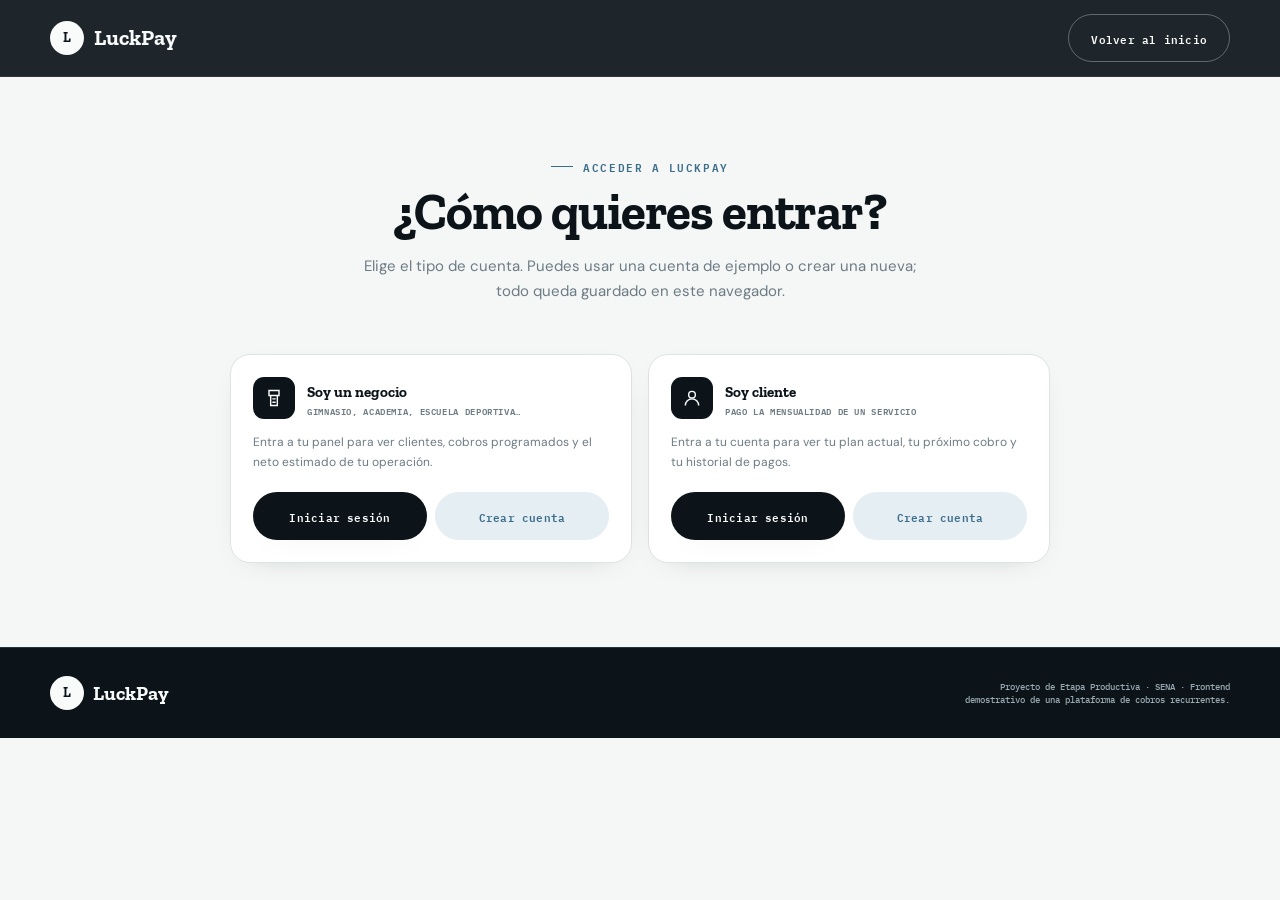
<file: acceso.html>
<!doctype html>
<html lang="es">
<head>
  <meta charset="utf-8">
  <meta name="viewport" content="width=device-width, initial-scale=1">
  <meta name="theme-color" content="#0C141A">
  <title>Acceder — LuckPay</title>
  <link rel="preconnect" href="https://fonts.googleapis.com">
  <link rel="preconnect" href="https://fonts.gstatic.com" crossorigin>
  <link href="https://fonts.googleapis.com/css2?family=DM+Sans:wght@400;500;600;700&family=IBM+Plex+Mono:wght@400;500;600&family=Zilla+Slab:wght@500;600;700&display=swap" rel="stylesheet">
  <link rel="stylesheet" href="assets/style.css">
</head>
<body>
  <header class="site-header">
    <div class="wrap nav">
      <a href="index.html" class="brand" aria-label="LuckPay, inicio">
        <span class="brand__mark">L</span>
        <span class="brand__name">LuckPay</span>
      </a>
      <div class="nav__actions">
        <a class="btn btn--secondary" href="index.html">Volver al inicio</a>
      </div>
    </div>
  </header>

  <main>
    <section class="section section--compact">
      <div class="wrap" style="max-width:900px">
        <div class="section__head" style="max-width:560px;margin:0 auto;text-align:center">
          <p class="eyebrow" style="justify-content:center">Acceder a LuckPay</p>
          <h2>¿Cómo quieres entrar?</h2>
          <p style="margin-left:auto;margin-right:auto">Elige el tipo de cuenta. Puedes usar una cuenta de ejemplo o crear una nueva; todo queda guardado en este navegador.</p>
        </div>

        <div class="companies-grid" style="grid-template-columns:1fr 1fr;margin-top:50px;max-width:820px;margin-left:auto;margin-right:auto">
          <article class="company-card" style="align-items:flex-start">
            <div class="company-card__top">
              <span class="company-card__logo">
                <svg viewBox="0 0 24 24" width="20" height="20" fill="none" stroke="currentColor" stroke-width="1.7"><path d="M6 3h12v6H6z"/><path d="M8 9v12h8V9M10 13h4M10 17h4"/></svg>
              </span>
              <div>
                <span class="company-card__name">Soy un negocio</span>
                <span class="company-card__type">Gimnasio, academia, escuela deportiva…</span>
              </div>
            </div>
            <p>Entra a tu panel para ver clientes, cobros programados y el neto estimado de tu operación.</p>
            <div style="display:flex;gap:8px;width:100%;margin-top:6px">
              <a class="btn btn--primary btn--full" href="login-empresa.html">Iniciar sesión</a>
              <a class="btn btn--soft btn--full" href="registro-empresa.html">Crear cuenta</a>
            </div>
          </article>

          <article class="company-card" style="align-items:flex-start">
            <div class="company-card__top">
              <span class="company-card__logo">
                <svg viewBox="0 0 24 24" width="20" height="20" fill="none" stroke="currentColor" stroke-width="1.7"><circle cx="12" cy="8" r="4"/><path d="M4 21c0-4.4 3.6-8 8-8s8 3.6 8 8"/></svg>
              </span>
              <div>
                <span class="company-card__name">Soy cliente</span>
                <span class="company-card__type">Pago la mensualidad de un servicio</span>
              </div>
            </div>
            <p>Entra a tu cuenta para ver tu plan actual, tu próximo cobro y tu historial de pagos.</p>
            <div style="display:flex;gap:8px;width:100%;margin-top:6px">
              <a class="btn btn--primary btn--full" href="login-cliente.html">Iniciar sesión</a>
              <a class="btn btn--soft btn--full" href="registro-cliente.html">Crear cuenta</a>
            </div>
          </article>
        </div>
      </div>
    </section>
  </main>

  <footer>
    <div class="wrap footer">
      <div class="footer__brand"><span class="brand__mark">L</span>LuckPay</div>
      <div class="footer__meta">Proyecto de Etapa Productiva · SENA · Frontend demostrativo de una plataforma de cobros recurrentes.</div>
    </div>
  </footer>
</body>
</html>
</file>
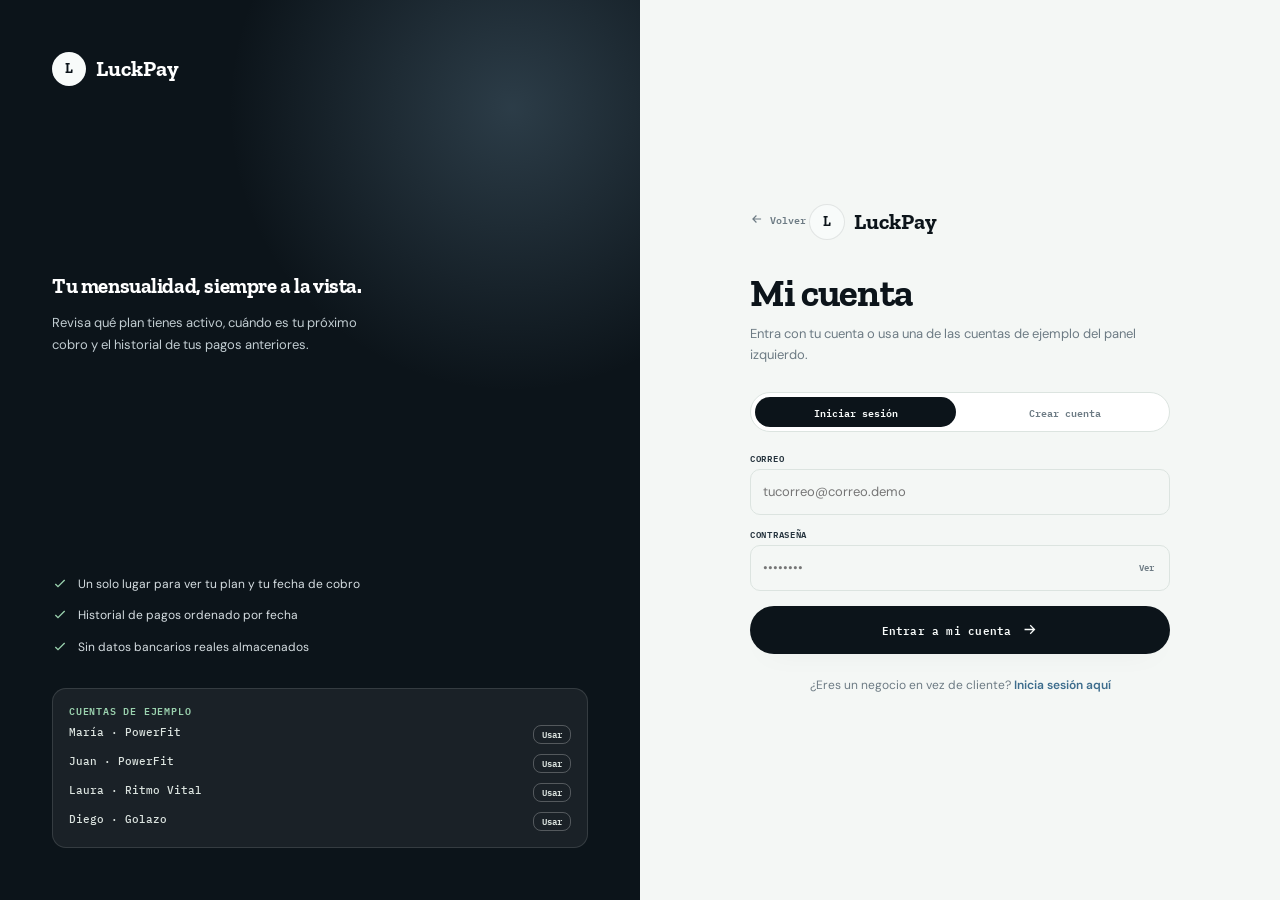
<file: login-cliente.html>
<!doctype html>
<html lang="es">
<head>
  <meta charset="utf-8">
  <meta name="viewport" content="width=device-width, initial-scale=1">
  <meta name="theme-color" content="#0C141A">
  <title>Iniciar sesión · Clientes — LuckPay</title>
  <link rel="preconnect" href="https://fonts.googleapis.com">
  <link rel="preconnect" href="https://fonts.gstatic.com" crossorigin>
  <link href="https://fonts.googleapis.com/css2?family=DM+Sans:wght@400;500;600;700&family=IBM+Plex+Mono:wght@400;500;600&family=Zilla+Slab:wght@500;600;700&display=swap" rel="stylesheet">
  <link rel="stylesheet" href="assets/style.css">
</head>
<body>
  <div class="auth-shell">
    <aside class="auth-side">
      <a href="index.html" class="brand" style="color:#fff">
        <span class="brand__mark">L</span>
        <span class="brand__name">LuckPay</span>
      </a>

      <div class="auth-side__quote">
        <h3 style="color:#fff">Tu mensualidad, siempre a la vista.</h3>
        <p>Revisa qué plan tienes activo, cuándo es tu próximo cobro y el historial de tus pagos anteriores.</p>
      </div>

      <div>
        <div class="auth-side__points">
          <div class="auth-side__point">
            <svg viewBox="0 0 24 24" fill="none" stroke="currentColor" stroke-width="2"><path d="m5 12 4 4L19 6"/></svg>
            <span>Un solo lugar para ver tu plan y tu fecha de cobro</span>
          </div>
          <div class="auth-side__point">
            <svg viewBox="0 0 24 24" fill="none" stroke="currentColor" stroke-width="2"><path d="m5 12 4 4L19 6"/></svg>
            <span>Historial de pagos ordenado por fecha</span>
          </div>
          <div class="auth-side__point">
            <svg viewBox="0 0 24 24" fill="none" stroke="currentColor" stroke-width="2"><path d="m5 12 4 4L19 6"/></svg>
            <span>Sin datos bancarios reales almacenados</span>
          </div>
        </div>

        <div class="auth-side__demo">
          <strong>Cuentas de ejemplo</strong>
          <div class="auth-demo-row">
            <span>María · PowerFit</span>
            <button type="button" data-demo-email="maria@correo.demo" data-demo-pass="cliente123">Usar</button>
          </div>
          <div class="auth-demo-row">
            <span>Juan · PowerFit</span>
            <button type="button" data-demo-email="juan@correo.demo" data-demo-pass="cliente123">Usar</button>
          </div>
          <div class="auth-demo-row">
            <span>Laura · Ritmo Vital</span>
            <button type="button" data-demo-email="laura@correo.demo" data-demo-pass="cliente123">Usar</button>
          </div>
          <div class="auth-demo-row">
            <span>Diego · Golazo</span>
            <button type="button" data-demo-email="diego@correo.demo" data-demo-pass="cliente123">Usar</button>
          </div>
        </div>
      </div>
    </aside>

    <div class="auth-main">
      <div class="auth-box">
        <a href="acceso.html" class="auth-back">
          <svg viewBox="0 0 24 24" fill="none" stroke="currentColor" stroke-width="2"><path d="M19 12H5M11 18l-6-6 6-6"/></svg>
          Volver
        </a>
        <a href="index.html" class="brand"><span class="brand__mark">L</span><span class="brand__name">LuckPay</span></a>
        <h1>Mi cuenta</h1>
        <p class="auth-box__sub">Entra con tu cuenta o usa una de las cuentas de ejemplo del panel izquierdo.</p>

        <div class="auth-tabs">
          <a class="is-active" href="login-cliente.html">Iniciar sesión</a>
          <a href="registro-cliente.html">Crear cuenta</a>
        </div>

        <form class="auth-form" id="loginForm" novalidate>
          <div class="form-error-banner" id="formError">
            <svg viewBox="0 0 24 24" fill="none" stroke="currentColor" stroke-width="1.8"><circle cx="12" cy="12" r="9"/><path d="M12 8v5M12 16h.01"/></svg>
            <span id="formErrorText">Revisa tus datos.</span>
          </div>

          <div class="field" id="fEmail">
            <label for="email">Correo</label>
            <input id="email" name="email" type="email" required autocomplete="email" placeholder="tucorreo@correo.demo">
          </div>

          <div class="field" id="fPassword">
            <label for="password">Contraseña</label>
            <div class="password-field">
              <input id="password" name="password" type="password" required autocomplete="current-password" placeholder="••••••••">
              <button class="password-toggle" type="button" id="togglePass">Ver</button>
            </div>
          </div>

          <button class="btn btn--primary btn--full" type="submit">
            Entrar a mi cuenta
            <svg viewBox="0 0 24 24" fill="none" stroke="currentColor" stroke-width="1.8"><path d="M5 12h13M13 6l6 6-6 6"/></svg>
          </button>
        </form>

        <p class="auth-foot">¿Eres un negocio en vez de cliente? <a href="login-empresa.html">Inicia sesión aquí</a></p>
      </div>
    </div>
  </div>

  <div class="toast" id="toast" role="status" aria-live="polite">
    <svg viewBox="0 0 24 24" fill="none" stroke="currentColor" stroke-width="2"><path d="m5 12 4 4L19 6"/></svg>
    <span id="toastText">Listo</span>
  </div>

  <script src="assets/auth.js"></script>
  <script src="assets/ui.js"></script>
  <script>
    'use strict';
    loadDatabase();
    if(getSession()?.role === 'cliente'){ window.location.href = 'panel-cliente.html'; }

    $$('[data-demo-email]').forEach(btn => {
      btn.addEventListener('click', () => {
        $('#email').value = btn.dataset.demoEmail;
        $('#password').value = btn.dataset.demoPass;
        toast('Datos de ' + btn.previousElementSibling.textContent + ' cargados');
      });
    });

    $('#togglePass').addEventListener('click', () => {
      const input = $('#password');
      const show = input.type === 'password';
      input.type = show ? 'text' : 'password';
      $('#togglePass').textContent = show ? 'Ocultar' : 'Ver';
    });

    function showError(msg){
      $('#formErrorText').textContent = msg;
      $('#formError').classList.add('is-visible');
    }
    function hideError(){ $('#formError').classList.remove('is-visible'); }

    $('#loginForm').addEventListener('submit', e => {
      e.preventDefault();
      hideError();
      const email = $('#email').value.trim();
      const password = $('#password').value;
      if(!email || !password){ showError('Completa correo y contraseña.'); return; }

      const result = loginClient(email, password);
      if(!result.ok){ showError(result.error); return; }
      toast('Bienvenido, ' + result.client.name.split(' ')[0]);
      setTimeout(() => window.location.href = 'panel-cliente.html', 450);
    });
  </script>
</body>
</html>
</file>
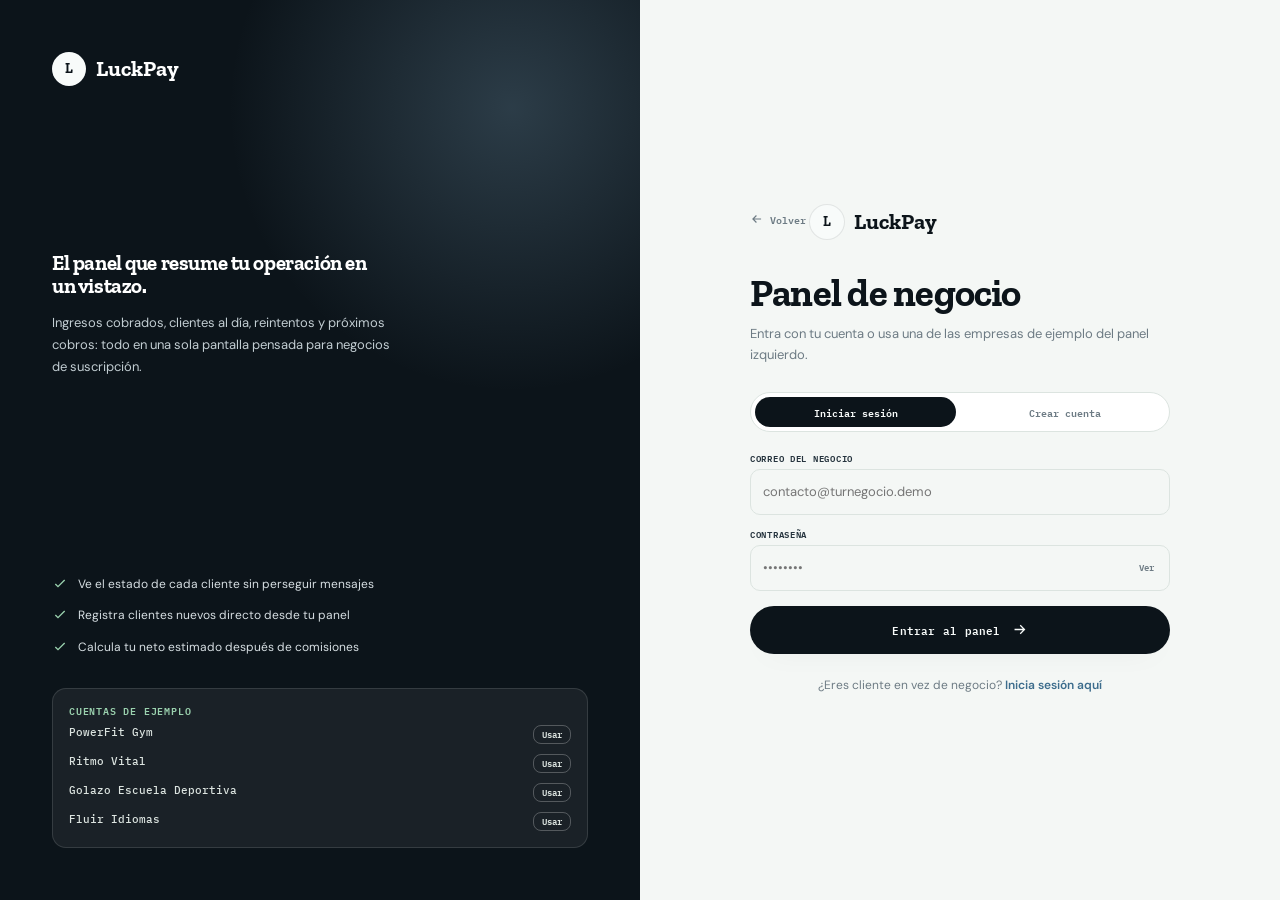
<file: login-empresa.html>
<!doctype html>
<html lang="es">
<head>
  <meta charset="utf-8">
  <meta name="viewport" content="width=device-width, initial-scale=1">
  <meta name="theme-color" content="#0C141A">
  <title>Iniciar sesión · Negocios — LuckPay</title>
  <link rel="preconnect" href="https://fonts.googleapis.com">
  <link rel="preconnect" href="https://fonts.gstatic.com" crossorigin>
  <link href="https://fonts.googleapis.com/css2?family=DM+Sans:wght@400;500;600;700&family=IBM+Plex+Mono:wght@400;500;600&family=Zilla+Slab:wght@500;600;700&display=swap" rel="stylesheet">
  <link rel="stylesheet" href="assets/style.css">
</head>
<body>
  <div class="auth-shell">
    <aside class="auth-side">
      <a href="index.html" class="brand" style="color:#fff">
        <span class="brand__mark">L</span>
        <span class="brand__name">LuckPay</span>
      </a>

      <div class="auth-side__quote">
        <h3 style="color:#fff">El panel que resume tu operación en un vistazo.</h3>
        <p>Ingresos cobrados, clientes al día, reintentos y próximos cobros: todo en una sola pantalla pensada para negocios de suscripción.</p>
      </div>

      <div>
        <div class="auth-side__points">
          <div class="auth-side__point">
            <svg viewBox="0 0 24 24" fill="none" stroke="currentColor" stroke-width="2"><path d="m5 12 4 4L19 6"/></svg>
            <span>Ve el estado de cada cliente sin perseguir mensajes</span>
          </div>
          <div class="auth-side__point">
            <svg viewBox="0 0 24 24" fill="none" stroke="currentColor" stroke-width="2"><path d="m5 12 4 4L19 6"/></svg>
            <span>Registra clientes nuevos directo desde tu panel</span>
          </div>
          <div class="auth-side__point">
            <svg viewBox="0 0 24 24" fill="none" stroke="currentColor" stroke-width="2"><path d="m5 12 4 4L19 6"/></svg>
            <span>Calcula tu neto estimado después de comisiones</span>
          </div>
        </div>

        <div class="auth-side__demo">
          <strong>Cuentas de ejemplo</strong>
          <div class="auth-demo-row">
            <span>PowerFit Gym</span>
            <button type="button" data-demo-email="contacto@powerfit.demo" data-demo-pass="powerfit123">Usar</button>
          </div>
          <div class="auth-demo-row">
            <span>Ritmo Vital</span>
            <button type="button" data-demo-email="hola@ritmovital.demo" data-demo-pass="ritmo123">Usar</button>
          </div>
          <div class="auth-demo-row">
            <span>Golazo Escuela Deportiva</span>
            <button type="button" data-demo-email="info@golazo.demo" data-demo-pass="golazo123">Usar</button>
          </div>
          <div class="auth-demo-row">
            <span>Fluir Idiomas</span>
            <button type="button" data-demo-email="contacto@fluir.demo" data-demo-pass="fluir123">Usar</button>
          </div>
        </div>
      </div>
    </aside>

    <div class="auth-main">
      <div class="auth-box">
        <a href="acceso.html" class="auth-back">
          <svg viewBox="0 0 24 24" fill="none" stroke="currentColor" stroke-width="2"><path d="M19 12H5M11 18l-6-6 6-6"/></svg>
          Volver
        </a>
        <a href="index.html" class="brand"><span class="brand__mark">L</span><span class="brand__name">LuckPay</span></a>
        <h1>Panel de negocio</h1>
        <p class="auth-box__sub">Entra con tu cuenta o usa una de las empresas de ejemplo del panel izquierdo.</p>

        <div class="auth-tabs">
          <a class="is-active" href="login-empresa.html">Iniciar sesión</a>
          <a href="registro-empresa.html">Crear cuenta</a>
        </div>

        <form class="auth-form" id="loginForm" novalidate>
          <div class="form-error-banner" id="formError">
            <svg viewBox="0 0 24 24" fill="none" stroke="currentColor" stroke-width="1.8"><circle cx="12" cy="12" r="9"/><path d="M12 8v5M12 16h.01"/></svg>
            <span id="formErrorText">Revisa tus datos.</span>
          </div>

          <div class="field" id="fEmail">
            <label for="email">Correo del negocio</label>
            <input id="email" name="email" type="email" required autocomplete="email" placeholder="contacto@turnegocio.demo">
          </div>

          <div class="field" id="fPassword">
            <label for="password">Contraseña</label>
            <div class="password-field">
              <input id="password" name="password" type="password" required autocomplete="current-password" placeholder="••••••••">
              <button class="password-toggle" type="button" id="togglePass">Ver</button>
            </div>
          </div>

          <button class="btn btn--primary btn--full" type="submit">
            Entrar al panel
            <svg viewBox="0 0 24 24" fill="none" stroke="currentColor" stroke-width="1.8"><path d="M5 12h13M13 6l6 6-6 6"/></svg>
          </button>
        </form>

        <p class="auth-foot">¿Eres cliente en vez de negocio? <a href="login-cliente.html">Inicia sesión aquí</a></p>
      </div>
    </div>
  </div>

  <div class="toast" id="toast" role="status" aria-live="polite">
    <svg viewBox="0 0 24 24" fill="none" stroke="currentColor" stroke-width="2"><path d="m5 12 4 4L19 6"/></svg>
    <span id="toastText">Listo</span>
  </div>

  <script src="assets/auth.js"></script>
  <script src="assets/ui.js"></script>
  <script>
    'use strict';
    loadDatabase();
    if(getSession()?.role === 'empresa'){ window.location.href = 'panel-empresa.html'; }

    $$('[data-demo-email]').forEach(btn => {
      btn.addEventListener('click', () => {
        $('#email').value = btn.dataset.demoEmail;
        $('#password').value = btn.dataset.demoPass;
        toast('Datos de ' + btn.previousElementSibling.textContent + ' cargados');
      });
    });

    $('#togglePass').addEventListener('click', () => {
      const input = $('#password');
      const show = input.type === 'password';
      input.type = show ? 'text' : 'password';
      $('#togglePass').textContent = show ? 'Ocultar' : 'Ver';
    });

    function showError(msg){
      $('#formErrorText').textContent = msg;
      $('#formError').classList.add('is-visible');
    }
    function hideError(){ $('#formError').classList.remove('is-visible'); }

    $('#loginForm').addEventListener('submit', e => {
      e.preventDefault();
      hideError();
      const email = $('#email').value.trim();
      const password = $('#password').value;
      if(!email || !password){ showError('Completa correo y contraseña.'); return; }

      const result = loginBusiness(email, password);
      if(!result.ok){ showError(result.error); return; }
      toast('Bienvenido, ' + result.business.name);
      setTimeout(() => window.location.href = 'panel-empresa.html', 450);
    });
  </script>
</body>
</html>
</file>
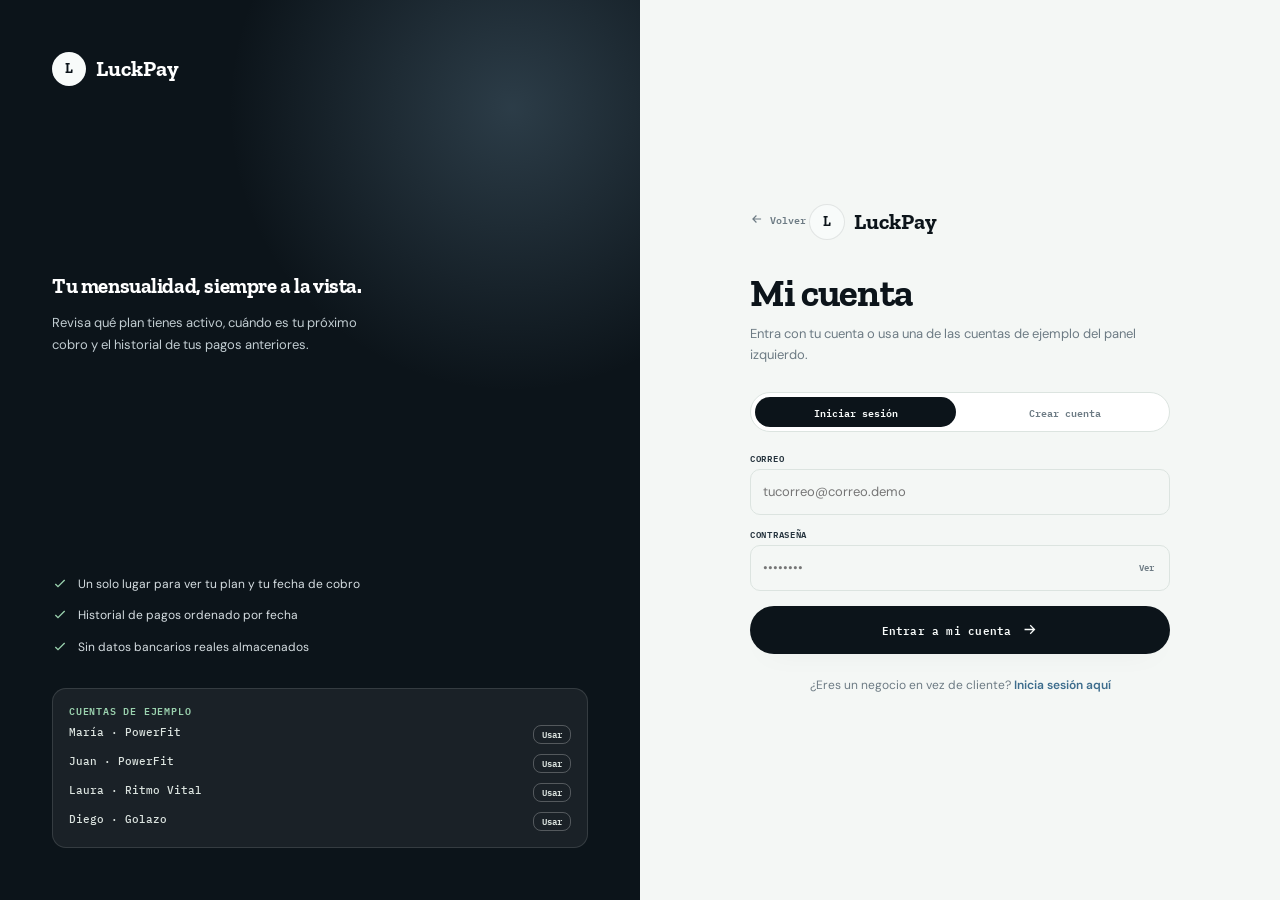
<file: panel-cliente.html>
<!doctype html>
<html lang="es">
<head>
  <meta charset="utf-8">
  <meta name="viewport" content="width=device-width, initial-scale=1">
  <meta name="theme-color" content="#0C141A">
  <title>Mi cuenta — LuckPay</title>
  <link rel="preconnect" href="https://fonts.googleapis.com">
  <link rel="preconnect" href="https://fonts.gstatic.com" crossorigin>
  <link href="https://fonts.googleapis.com/css2?family=DM+Sans:wght@400;500;600;700&family=IBM+Plex+Mono:wght@400;500;600&family=Zilla+Slab:wght@500;600;700&display=swap" rel="stylesheet">
  <link rel="stylesheet" href="assets/style.css">
</head>
<body>
  <button class="panel__menu-btn" id="panelMenuBtn" aria-label="Abrir menú">
    <span class="hamb"><i></i><i></i><i></i></span>
  </button>

  <div class="panel">
    <aside class="panel__sidebar" id="panelSidebar">
      <a href="index.html" class="panel__brand">
        <span class="brand__mark">L</span>
        <span class="brand__name">LuckPay</span>
      </a>

      <div class="panel__who">
        <small>Sesión de cliente</small>
        <strong id="whoName">—</strong>
        <span id="whoBusiness">—</span>
      </div>

      <nav class="panel__nav">
        <a href="#resumen" class="is-active">
          <svg viewBox="0 0 24 24" fill="none" stroke="currentColor" stroke-width="1.7"><rect x="3" y="5" width="18" height="14" rx="2"/><path d="M3 10h18"/></svg>
          Mi plan
        </a>
        <a href="#historial">
          <svg viewBox="0 0 24 24" fill="none" stroke="currentColor" stroke-width="1.7"><path d="M4 18V6M10 18v-8M16 18V3M22 18v-5"/></svg>
          Historial de pagos
        </a>
        <a href="index.html">
          <svg viewBox="0 0 24 24" fill="none" stroke="currentColor" stroke-width="1.7"><path d="M5 12h13M13 6l6 6-6 6"/></svg>
          Ver sitio público
        </a>
      </nav>

      <div class="panel__logout">
        <button type="button" id="logoutBtn">
          <svg viewBox="0 0 24 24" fill="none" stroke="currentColor" stroke-width="1.7"><path d="M9 21H5a2 2 0 0 1-2-2V5a2 2 0 0 1 2-2h4M16 17l5-5-5-5M21 12H9"/></svg>
          Cerrar sesión
        </button>
      </div>
    </aside>

    <main class="panel__main">
      <div class="panel__topbar">
        <div>
          <h1>Hola, <span id="firstName">—</span></h1>
          <p>Este es el estado de tu suscripción dentro de LuckPay.</p>
        </div>
        <span class="chip" id="statusChip"><span class="chip__dot"></span> —</span>
      </div>

      <div class="panel-grid" id="resumen">
        <section class="panel-card">
          <div class="panel-card__head">
            <h3>Tu plan</h3>
            <span class="tag-plan" id="planTag">—</span>
          </div>

          <div class="dash-card dash-card--dark" style="margin-bottom:16px">
            <div class="dash-card__label">Próximo cobro</div>
            <div class="dash-card__value" id="nextAmount">$0</div>
            <div class="dash-card__sub" id="nextDate">—</div>
          </div>

          <div style="display:grid;grid-template-columns:1fr 1fr;gap:10px">
            <div class="mini-metric"><b id="businessName">—</b><span>negocio</span></div>
            <div class="mini-metric"><b id="methodLabel">—</b><span>medio de cobro</span></div>
          </div>

          <button class="btn btn--primary btn--full" style="margin-top:18px" id="openReceipt">Ver comprobante del próximo cobro</button>
        </section>

        <section class="panel-card" id="historial">
          <div class="panel-card__head">
            <h3>Historial de pagos</h3>
            <span id="historyCount">0 registros</span>
          </div>

          <div class="receipt-list" id="historyList"></div>
          <div class="empty-state" id="historyEmpty" hidden>
            <svg viewBox="0 0 24 24" fill="none" stroke="currentColor" stroke-width="1.6"><path d="M4 18V6M10 18v-8M16 18V3M22 18v-5"/></svg>
            <strong>Todavía no hay pagos registrados</strong>
            <p>Cuando se procese tu primer cobro, aparecerá aquí.</p>
          </div>
        </section>
      </div>
    </main>
  </div>

  <div class="toast" id="toast" role="status" aria-live="polite">
    <svg viewBox="0 0 24 24" fill="none" stroke="currentColor" stroke-width="2"><path d="m5 12 4 4L19 6"/></svg>
    <span id="toastText">Listo</span>
  </div>

  <!-- RECEIPT MODAL -->
  <div class="modal" id="receiptModal" aria-hidden="true" role="dialog" aria-modal="true" aria-labelledby="receiptTitle">
    <div class="modal__panel">
      <div class="modal__head">
        <strong id="receiptTitle">Comprobante · LuckPay</strong>
        <button class="modal__close" type="button" data-close-modal="receiptModal" aria-label="Cerrar">
          <svg viewBox="0 0 24 24" fill="none" stroke="currentColor" stroke-width="1.8"><path d="m6 6 12 12M18 6 6 18"/></svg>
        </button>
      </div>
      <div class="modal__body">
        <div class="modal__amount" id="receiptAmount">$0</div>
        <p id="receiptSummary">Cobro programado para el próximo ciclo.</p>

        <div class="modal__timeline">
          <div class="timeline-step is-active"><b>01</b><span>Registro</span></div>
          <div class="timeline-step is-active"><b>02</b><span>Programación</span></div>
          <div class="timeline-step"><b>03</b><span>Procesamiento</span></div>
          <div class="timeline-step"><b>04</b><span>Dispersión</span></div>
        </div>

        <div class="modal__actions">
          <button class="btn btn--secondary" type="button" id="printReceipt">Imprimir</button>
          <button class="btn btn--primary" type="button" data-close-modal="receiptModal">Cerrar</button>
        </div>
      </div>
    </div>
  </div>

  <script src="assets/auth.js"></script>
  <script src="assets/ui.js"></script>
  <script>
    'use strict';

    const client = requireClient();
    if(client){
      const business = businessOf(client.businessId);

      $('#firstName').textContent = client.name.split(' ')[0];
      $('#whoName').textContent = client.name;
      $('#whoBusiness').textContent = business ? business.name : 'Negocio no encontrado';
      $('#businessName').textContent = business ? business.name : '—';
      $('#planTag').textContent = client.plan;
      $('#methodLabel').textContent = client.method;

      const planInfo = PLAN_INFO[client.plan] || { amount:0 };
      $('#nextAmount').textContent = cop(planInfo.amount);
      $('#nextDate').textContent = formatDate(client.nextCharge);

      const chip = $('#statusChip');
      chip.lastChild.textContent = ' ' + client.status;
      if(client.status === 'Vencido' || client.status === 'Reintento'){
        chip.querySelector('.chip__dot').style.background = 'var(--amber)';
      }

      const history = client.history || [];
      $('#historyCount').textContent = history.length + (history.length === 1 ? ' registro' : ' registros');
      $('#historyEmpty').hidden = history.length > 0;

      const list = $('#historyList');
      history.forEach(h => {
        const row = document.createElement('div');
        row.className = 'receipt-row';
        row.innerHTML =
          '<div class="receipt-row__info"><strong>' + escapeHtml(h.status) + '</strong><span>' + formatDate(h.date) + '</span></div>' +
          '<div class="receipt-row__amount">' + cop(h.amount) + '</div>';
        list.appendChild(row);
      });

      $('#openReceipt').addEventListener('click', () => {
        $('#receiptAmount').textContent = cop(planInfo.amount);
        $('#receiptSummary').textContent = client.name + ' · plan ' + client.plan + ' · próximo cobro ' + formatDate(client.nextCharge);
        openModal('receiptModal');
      });

      $('#printReceipt').addEventListener('click', () => {
        const oldTitle = document.title;
        document.title = 'LuckPay · Comprobante';
        window.print();
        document.title = oldTitle;
      });

      $('#logoutBtn').addEventListener('click', logout);
    }
  </script>
</body>
</html>
</file>
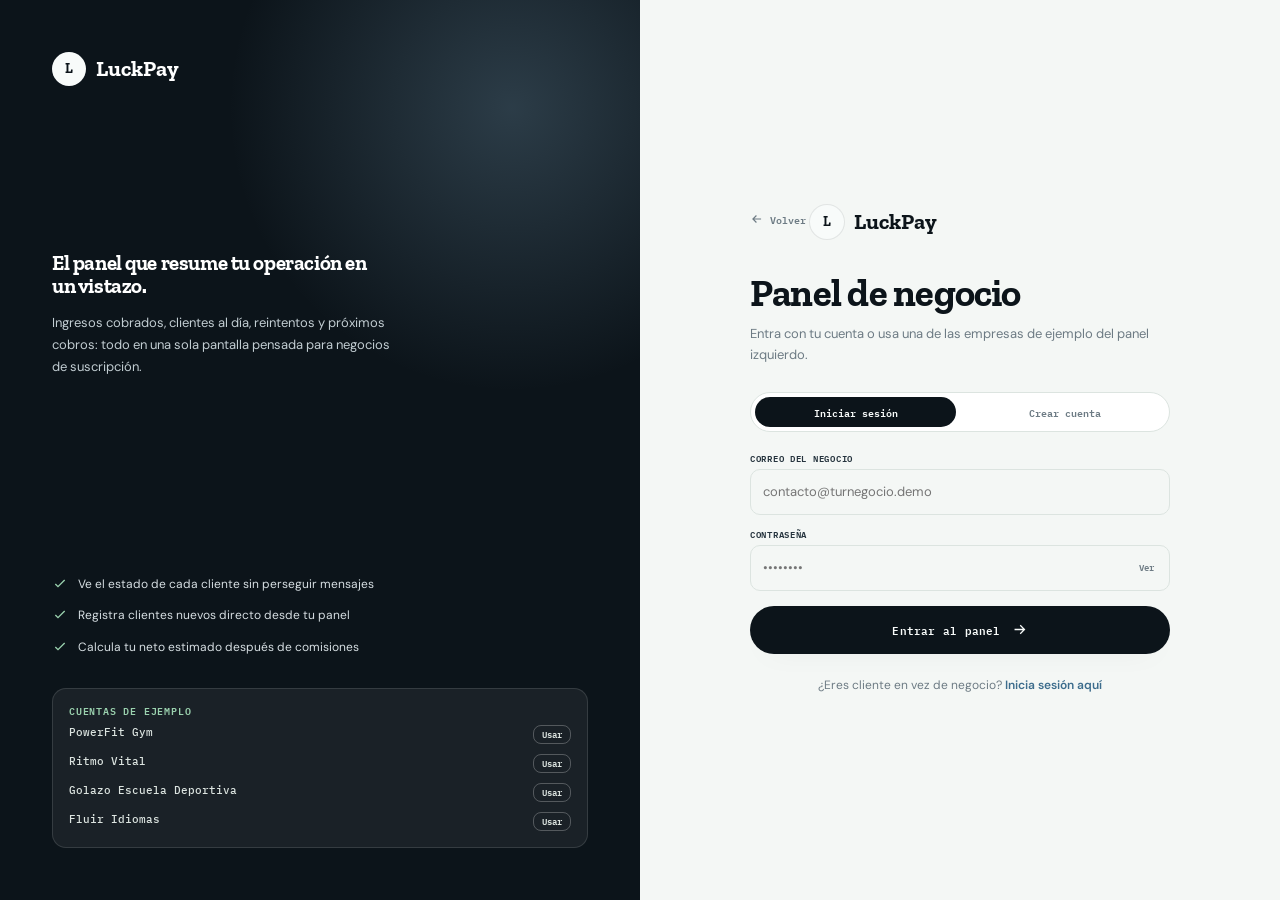
<file: panel-empresa.html>
<!doctype html>
<html lang="es">
<head>
  <meta charset="utf-8">
  <meta name="viewport" content="width=device-width, initial-scale=1">
  <meta name="theme-color" content="#0C141A">
  <title>Panel de negocio — LuckPay</title>
  <link rel="preconnect" href="https://fonts.googleapis.com">
  <link rel="preconnect" href="https://fonts.gstatic.com" crossorigin>
  <link href="https://fonts.googleapis.com/css2?family=DM+Sans:wght@400;500;600;700&family=IBM+Plex+Mono:wght@400;500;600&family=Zilla+Slab:wght@500;600;700&display=swap" rel="stylesheet">
  <link rel="stylesheet" href="assets/style.css">
</head>
<body>
  <button class="panel__menu-btn" id="panelMenuBtn" aria-label="Abrir menú">
    <span class="hamb"><i></i><i></i><i></i></span>
  </button>

  <div class="panel">
    <aside class="panel__sidebar" id="panelSidebar">
      <a href="index.html" class="panel__brand">
        <span class="brand__mark">L</span>
        <span class="brand__name">LuckPay</span>
      </a>

      <div class="panel__who">
        <small>Sesión de negocio</small>
        <strong id="whoName">—</strong>
        <span id="whoCategory">—</span>
      </div>

      <nav class="panel__nav">
        <a href="#resumen" class="is-active" data-tab="resumen">
          <svg viewBox="0 0 24 24" fill="none" stroke="currentColor" stroke-width="1.7"><path d="M4 18V6M10 18v-8M16 18V3M22 18v-5"/></svg>
          Resumen
        </a>
        <a href="#clientes" data-tab="clientes">
          <svg viewBox="0 0 24 24" fill="none" stroke="currentColor" stroke-width="1.7"><circle cx="9" cy="8" r="3.2"/><path d="M2.5 20c0-3.6 2.9-6.4 6.5-6.4s6.5 2.8 6.5 6.4M16 8.3a3 3 0 1 1 3.6 2.9M21.5 20c0-2.9-1.9-5.3-4.6-6.1"/></svg>
          Clientes
        </a>
        <a href="#agregar" data-tab="agregar">
          <svg viewBox="0 0 24 24" fill="none" stroke="currentColor" stroke-width="1.7"><path d="M12 5v14M5 12h14"/></svg>
          Nuevo cliente
        </a>
        <a href="index.html">
          <svg viewBox="0 0 24 24" fill="none" stroke="currentColor" stroke-width="1.7"><path d="M5 12h13M13 6l6 6-6 6"/></svg>
          Ver sitio público
        </a>
      </nav>

      <div class="panel__logout">
        <button type="button" id="logoutBtn">
          <svg viewBox="0 0 24 24" fill="none" stroke="currentColor" stroke-width="1.7"><path d="M9 21H5a2 2 0 0 1-2-2V5a2 2 0 0 1 2-2h4M16 17l5-5-5-5M21 12H9"/></svg>
          Cerrar sesión
        </button>
      </div>
    </aside>

    <main class="panel__main">
      <div class="panel__topbar" id="resumen">
        <div>
          <h1 id="pageTitle">Resumen</h1>
          <p>Así se ve la operación de tu negocio dentro de LuckPay ahora mismo.</p>
        </div>
        <span class="chip"><span class="chip__dot"></span> Datos guardados en este navegador</span>
      </div>

      <div class="stat-grid">
        <div class="stat-card">
          <div class="stat-card__label">Clientes activos</div>
          <div class="stat-card__value" id="statActive">0</div>
          <div class="stat-card__sub" id="statActiveSub">de 0 en total</div>
        </div>
        <div class="stat-card">
          <div class="stat-card__label">Ingreso mensual equivalente</div>
          <div class="stat-card__value" id="statGross">$0</div>
          <div class="stat-card__sub">suma de planes activos</div>
        </div>
        <div class="stat-card">
          <div class="stat-card__label">Comisión LuckPay</div>
          <div class="stat-card__value" id="statFee">$0</div>
          <div class="stat-card__sub">2,5% + $900 por cliente</div>
        </div>
        <div class="stat-card">
          <div class="stat-card__label">Neto estimado</div>
          <div class="stat-card__value" id="statNet">$0</div>
          <div class="stat-card__sub is-positive">después de software</div>
        </div>
      </div>

      <div class="panel-grid">
        <section class="panel-card" id="clientes">
          <div class="panel-card__head">
            <h3>Clientes registrados</h3>
            <span id="clientCountLabel">0 clientes</span>
          </div>

          <div class="table-wrap">
            <table class="data-table">
              <thead>
                <tr>
                  <th>Cliente</th>
                  <th>Plan</th>
                  <th>Próximo cobro</th>
                  <th>Estado</th>
                  <th>Acciones</th>
                </tr>
              </thead>
              <tbody id="clientsBody"></tbody>
            </table>
          </div>
          <div class="table-empty" id="clientsEmpty" hidden>Todavía no tienes clientes. Agrega el primero abajo.</div>
        </section>

        <section class="panel-card" id="agregar">
          <div class="panel-card__head">
            <h3>Registrar cliente</h3>
          </div>

          <form id="addClientForm" style="display:grid;gap:13px">
            <div class="form-error-banner" id="addError">
              <svg viewBox="0 0 24 24" fill="none" stroke="currentColor" stroke-width="1.8"><circle cx="12" cy="12" r="9"/><path d="M12 8v5M12 16h.01"/></svg>
              <span id="addErrorText">Revisa los datos.</span>
            </div>

            <div class="field">
              <label for="cName">Nombre</label>
              <input id="cName" required minlength="3" placeholder="Nombre del cliente">
            </div>
            <div class="field">
              <label for="cEmail">Correo</label>
              <input id="cEmail" type="email" required placeholder="cliente@correo.demo">
            </div>
            <div class="field">
              <label for="cPlan">Plan</label>
              <select id="cPlan" required>
                <option value="" disabled selected>Selecciona</option>
                <option value="Bronce">Bronce · $80.000 / mes</option>
                <option value="Plata">Plata · $220.000 / 3 meses</option>
                <option value="Oro">Oro · $620.000 / año</option>
              </select>
            </div>
            <div class="field">
              <label for="cMethod">Medio de cobro</label>
              <select id="cMethod" required>
                <option value="" disabled selected>Selecciona</option>
                <option>Tarjeta</option>
                <option>PSE</option>
                <option>Nequi</option>
                <option>Daviplata</option>
              </select>
            </div>
            <button class="btn btn--primary btn--full" type="submit">Agregar cliente</button>
          </form>
        </section>
      </div>
    </main>
  </div>

  <div class="toast" id="toast" role="status" aria-live="polite">
    <svg viewBox="0 0 24 24" fill="none" stroke="currentColor" stroke-width="2"><path d="m5 12 4 4L19 6"/></svg>
    <span id="toastText">Listo</span>
  </div>

  <script src="assets/auth.js"></script>
  <script src="assets/ui.js"></script>
  <script>
    'use strict';

    const business = requireBusiness();
    if(business){
      $('#whoName').textContent = business.name;
      $('#whoCategory').textContent = business.category;

      function statusClass(status){
        if(status === 'Activo') return 'status--ok';
        if(status === 'Reintento') return 'status--warn';
        return 'status--bad';
      }

      function render(){
        const clients = clientsOf(business.id);
        const active = clients.filter(c => c.status === 'Activo').length;

        $('#statActive').textContent = active;
        $('#statActiveSub').textContent = 'de ' + clients.length + ' en total';
        $('#clientCountLabel').textContent = clients.length + (clients.length === 1 ? ' cliente' : ' clientes');

        const gross = clients.reduce((sum, c) => sum + (PLAN_INFO[c.plan]?.amount / (PLAN_INFO[c.plan]?.months || 1) || 0), 0);
        const fee = clients.reduce((sum, c) => sum + ((PLAN_INFO[c.plan]?.amount / (PLAN_INFO[c.plan]?.months || 1) || 0) * .025 + 900), 0);
        const net = Math.max(0, gross - fee - (business.software || 50000));

        $('#statGross').textContent = cop(gross);
        $('#statFee').textContent = cop(fee);
        $('#statNet').textContent = cop(net);

        const body = $('#clientsBody');
        body.textContent = '';
        $('#clientsEmpty').hidden = clients.length > 0;

        clients.forEach(c => {
          const tr = document.createElement('tr');

          const tdName = document.createElement('td');
          tdName.innerHTML = '<strong>' + escapeHtml(c.name) + '</strong><br><span style="color:var(--muted);font-size:10px">' + escapeHtml(c.email) + '</span>';

          const tdPlan = document.createElement('td');
          tdPlan.innerHTML = '<span class="tag-plan">' + escapeHtml(c.plan) + '</span>';

          const tdNext = document.createElement('td');
          tdNext.textContent = formatDate(c.nextCharge);

          const tdStatus = document.createElement('td');
          tdStatus.innerHTML = '<span class="status ' + statusClass(c.status) + '">' + escapeHtml(c.status) + '</span>';

          const tdActions = document.createElement('td');
          tdActions.style.whiteSpace = 'nowrap';

          const payBtn = document.createElement('button');
          payBtn.className = 'btn btn--soft';
          payBtn.style.minHeight = '34px';
          payBtn.style.padding = '0 10px';
          payBtn.style.marginRight = '6px';
          payBtn.textContent = 'Marcar pagado';
          payBtn.addEventListener('click', () => {
            markClientPaid(c.id);
            toast(c.name + ' marcado como pagado');
            render();
          });

          const delBtn = document.createElement('button');
          delBtn.className = 'btn btn--danger';
          delBtn.style.minHeight = '34px';
          delBtn.style.padding = '0 10px';
          delBtn.textContent = 'Quitar';
          delBtn.addEventListener('click', () => {
            if(confirm('¿Quitar a ' + c.name + ' de tu lista de clientes?')){
              removeClient(c.id);
              toast(c.name + ' fue eliminado');
              render();
            }
          });

          tdActions.append(payBtn, delBtn);
          tr.append(tdName, tdPlan, tdNext, tdStatus, tdActions);
          body.appendChild(tr);
        });
      }

      render();

      $('#addClientForm').addEventListener('submit', e => {
        e.preventDefault();
        const errBox = $('#addError');
        errBox.classList.remove('is-visible');

        const name = $('#cName').value.trim();
        const email = $('#cEmail').value.trim();
        const plan = $('#cPlan').value;
        const method = $('#cMethod').value;

        if(name.length < 3){ $('#addErrorText').textContent = 'Escribe el nombre del cliente.'; errBox.classList.add('is-visible'); return; }
        if(!/^\S+@\S+\.\S+$/.test(email)){ $('#addErrorText').textContent = 'Ingresa un correo válido.'; errBox.classList.add('is-visible'); return; }
        if(!plan){ $('#addErrorText').textContent = 'Selecciona un plan.'; errBox.classList.add('is-visible'); return; }
        if(!method){ $('#addErrorText').textContent = 'Selecciona un medio de cobro.'; errBox.classList.add('is-visible'); return; }

        addClientToBusiness(business.id, { name, email, plan, method });
        $('#addClientForm').reset();
        toast('Cliente agregado correctamente');
        render();
      });

      $('#logoutBtn').addEventListener('click', logout);

      /* Tabs (scroll spy simple) */
      $$('.panel__nav a[data-tab]').forEach(link => {
        link.addEventListener('click', () => {
          $$('.panel__nav a[data-tab]').forEach(l => l.classList.remove('is-active'));
          link.classList.add('is-active');
        });
      });
    }
  </script>
</body>
</html>
</file>
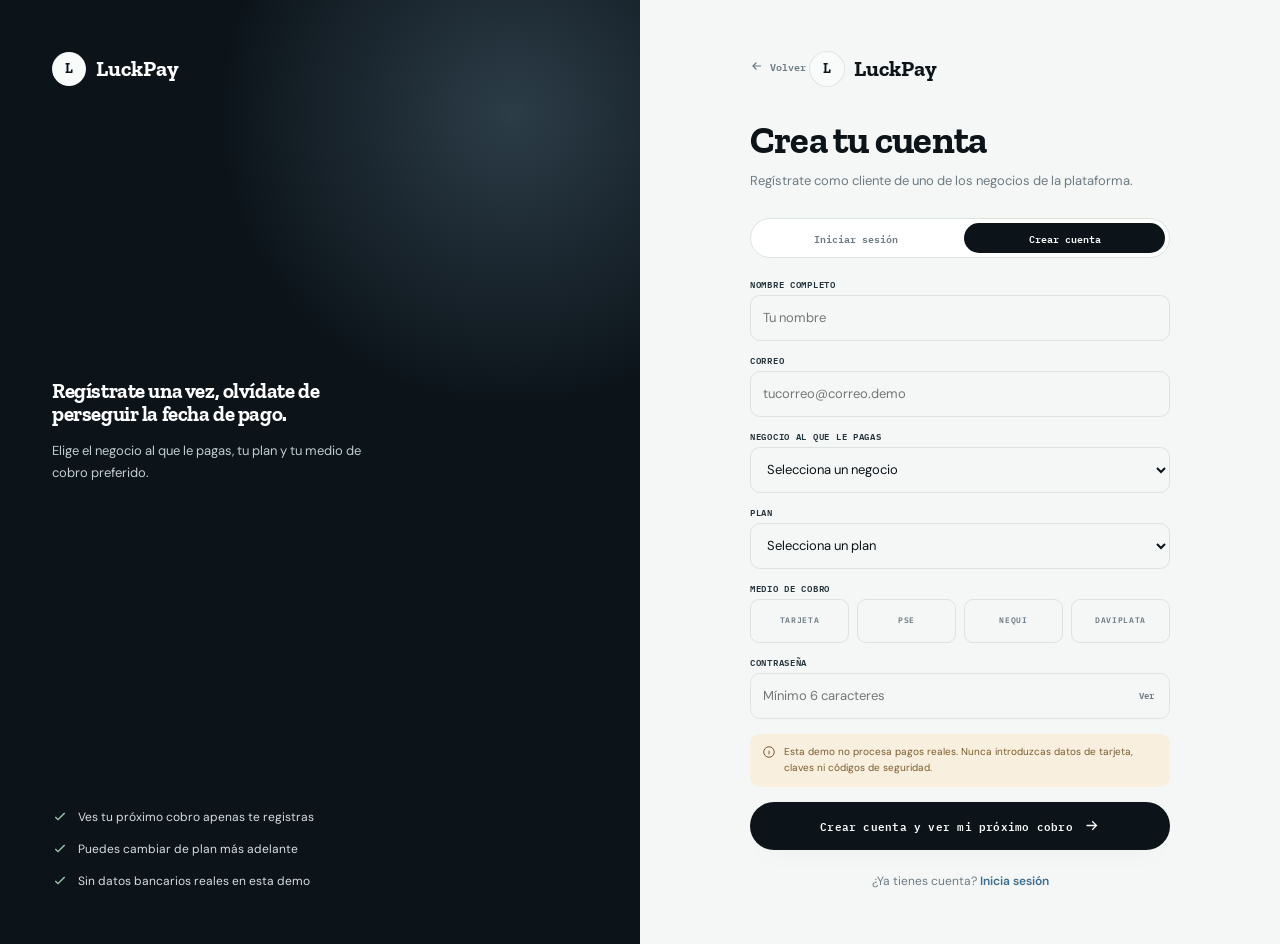
<file: registro-cliente.html>
<!doctype html>
<html lang="es">
<head>
  <meta charset="utf-8">
  <meta name="viewport" content="width=device-width, initial-scale=1">
  <meta name="theme-color" content="#0C141A">
  <title>Crear cuenta de cliente — LuckPay</title>
  <link rel="preconnect" href="https://fonts.googleapis.com">
  <link rel="preconnect" href="https://fonts.gstatic.com" crossorigin>
  <link href="https://fonts.googleapis.com/css2?family=DM+Sans:wght@400;500;600;700&family=IBM+Plex+Mono:wght@400;500;600&family=Zilla+Slab:wght@500;600;700&display=swap" rel="stylesheet">
  <link rel="stylesheet" href="assets/style.css">
</head>
<body>
  <div class="auth-shell">
    <aside class="auth-side">
      <a href="index.html" class="brand" style="color:#fff">
        <span class="brand__mark">L</span>
        <span class="brand__name">LuckPay</span>
      </a>

      <div class="auth-side__quote">
        <h3 style="color:#fff">Regístrate una vez, olvídate de perseguir la fecha de pago.</h3>
        <p>Elige el negocio al que le pagas, tu plan y tu medio de cobro preferido.</p>
      </div>

      <div class="auth-side__points">
        <div class="auth-side__point">
          <svg viewBox="0 0 24 24" fill="none" stroke="currentColor" stroke-width="2"><path d="m5 12 4 4L19 6"/></svg>
          <span>Ves tu próximo cobro apenas te registras</span>
        </div>
        <div class="auth-side__point">
          <svg viewBox="0 0 24 24" fill="none" stroke="currentColor" stroke-width="2"><path d="m5 12 4 4L19 6"/></svg>
          <span>Puedes cambiar de plan más adelante</span>
        </div>
        <div class="auth-side__point">
          <svg viewBox="0 0 24 24" fill="none" stroke="currentColor" stroke-width="2"><path d="m5 12 4 4L19 6"/></svg>
          <span>Sin datos bancarios reales en esta demo</span>
        </div>
      </div>
    </aside>

    <div class="auth-main">
      <div class="auth-box">
        <a href="acceso.html" class="auth-back">
          <svg viewBox="0 0 24 24" fill="none" stroke="currentColor" stroke-width="2"><path d="M19 12H5M11 18l-6-6 6-6"/></svg>
          Volver
        </a>
        <a href="index.html" class="brand"><span class="brand__mark">L</span><span class="brand__name">LuckPay</span></a>
        <h1>Crea tu cuenta</h1>
        <p class="auth-box__sub">Regístrate como cliente de uno de los negocios de la plataforma.</p>

        <div class="auth-tabs">
          <a href="login-cliente.html">Iniciar sesión</a>
          <a class="is-active" href="registro-cliente.html">Crear cuenta</a>
        </div>

        <form class="auth-form" id="registerForm" novalidate>
          <div class="form-error-banner" id="formError">
            <svg viewBox="0 0 24 24" fill="none" stroke="currentColor" stroke-width="1.8"><circle cx="12" cy="12" r="9"/><path d="M12 8v5M12 16h.01"/></svg>
            <span id="formErrorText">Revisa tus datos.</span>
          </div>

          <div class="field" id="fName">
            <label for="name">Nombre completo</label>
            <input id="name" name="name" required minlength="3" placeholder="Tu nombre">
          </div>

          <div class="field" id="fEmail">
            <label for="email">Correo</label>
            <input id="email" name="email" type="email" required placeholder="tucorreo@correo.demo">
          </div>

          <div class="field" id="fBusiness">
            <label for="business">Negocio al que le pagas</label>
            <select id="business" name="business" required>
              <option value="" disabled selected>Selecciona un negocio</option>
            </select>
          </div>

          <div class="field" id="fPlan">
            <label for="plan">Plan</label>
            <select id="plan" name="plan" required>
              <option value="" disabled selected>Selecciona un plan</option>
              <option value="Bronce">Bronce · $80.000 / mes</option>
              <option value="Plata">Plata · $220.000 / 3 meses</option>
              <option value="Oro">Oro · $620.000 / año</option>
            </select>
          </div>

          <div class="field" id="fMethod">
            <label>Medio de cobro</label>
            <div class="payment-options">
              <div class="payment-option">
                <input type="radio" id="card" name="method" value="Tarjeta" required>
                <label for="card">Tarjeta</label>
              </div>
              <div class="payment-option">
                <input type="radio" id="pse" name="method" value="PSE">
                <label for="pse">PSE</label>
              </div>
              <div class="payment-option">
                <input type="radio" id="nequi" name="method" value="Nequi">
                <label for="nequi">Nequi</label>
              </div>
              <div class="payment-option">
                <input type="radio" id="davi" name="method" value="Daviplata">
                <label for="davi">Daviplata</label>
              </div>
            </div>
          </div>

          <div class="field" id="fPassword">
            <label for="password">Contraseña</label>
            <div class="password-field">
              <input id="password" name="password" type="password" required minlength="6" placeholder="Mínimo 6 caracteres">
              <button class="password-toggle" type="button" id="togglePass">Ver</button>
            </div>
          </div>

          <div class="form-note">
            <svg viewBox="0 0 24 24" fill="none" stroke="currentColor" stroke-width="1.7" aria-hidden="true"><circle cx="12" cy="12" r="9"/><path d="M12 10v6M12 7h.01"/></svg>
            <span>Esta demo no procesa pagos reales. Nunca introduzcas datos de tarjeta, claves ni códigos de seguridad.</span>
          </div>

          <button class="btn btn--primary btn--full" type="submit">
            Crear cuenta y ver mi próximo cobro
            <svg viewBox="0 0 24 24" fill="none" stroke="currentColor" stroke-width="1.8"><path d="M5 12h13M13 6l6 6-6 6"/></svg>
          </button>
        </form>

        <p class="auth-foot">¿Ya tienes cuenta? <a href="login-cliente.html">Inicia sesión</a></p>
      </div>
    </div>
  </div>

  <div class="toast" id="toast" role="status" aria-live="polite">
    <svg viewBox="0 0 24 24" fill="none" stroke="currentColor" stroke-width="2"><path d="m5 12 4 4L19 6"/></svg>
    <span id="toastText">Listo</span>
  </div>

  <script src="assets/auth.js"></script>
  <script src="assets/ui.js"></script>
  <script>
    'use strict';
    const db = loadDatabase();
    if(getSession()?.role === 'cliente'){ window.location.href = 'panel-cliente.html'; }

    /* Poblar select de negocios */
    const businessSelect = $('#business');
    db.businesses.forEach(b => {
      const opt = document.createElement('option');
      opt.value = b.id;
      opt.textContent = b.name + ' · ' + b.category;
      businessSelect.appendChild(opt);
    });

    /* Prefill desde ?plan= y ?business= */
    const params = new URLSearchParams(window.location.search);
    const planParam = params.get('plan');
    const businessParam = params.get('business');
    if(planParam && ['Bronce','Plata','Oro'].includes(planParam)) $('#plan').value = planParam;
    if(businessParam) businessSelect.value = businessParam;

    $('#togglePass').addEventListener('click', () => {
      const input = $('#password');
      const show = input.type === 'password';
      input.type = show ? 'text' : 'password';
      $('#togglePass').textContent = show ? 'Ocultar' : 'Ver';
    });

    function showError(msg){
      $('#formErrorText').textContent = msg;
      $('#formError').classList.add('is-visible');
    }
    function hideError(){ $('#formError').classList.remove('is-visible'); }

    $('#registerForm').addEventListener('submit', e => {
      e.preventDefault();
      hideError();

      const name = $('#name').value.trim();
      const email = $('#email').value.trim();
      const businessId = businessSelect.value;
      const plan = $('#plan').value;
      const methodInput = $('input[name="method"]:checked');
      const password = $('#password').value;

      if(name.length < 3){ showError('Escribe tu nombre completo.'); return; }
      if(!/^\S+@\S+\.\S+$/.test(email)){ showError('Ingresa un correo válido.'); return; }
      if(!businessId){ showError('Selecciona a qué negocio le vas a pagar.'); return; }
      if(!plan){ showError('Selecciona un plan.'); return; }
      if(!methodInput){ showError('Selecciona un medio de cobro.'); return; }
      if(password.length < 6){ showError('La contraseña debe tener al menos 6 caracteres.'); return; }

      const result = registerClient({ name, email, password, businessId, plan, method: methodInput.value });
      if(!result.ok){ showError(result.error); return; }

      toast('Cuenta creada. Entrando a tu panel…');
      setTimeout(() => window.location.href = 'panel-cliente.html', 500);
    });
  </script>
</body>
</html>
</file>
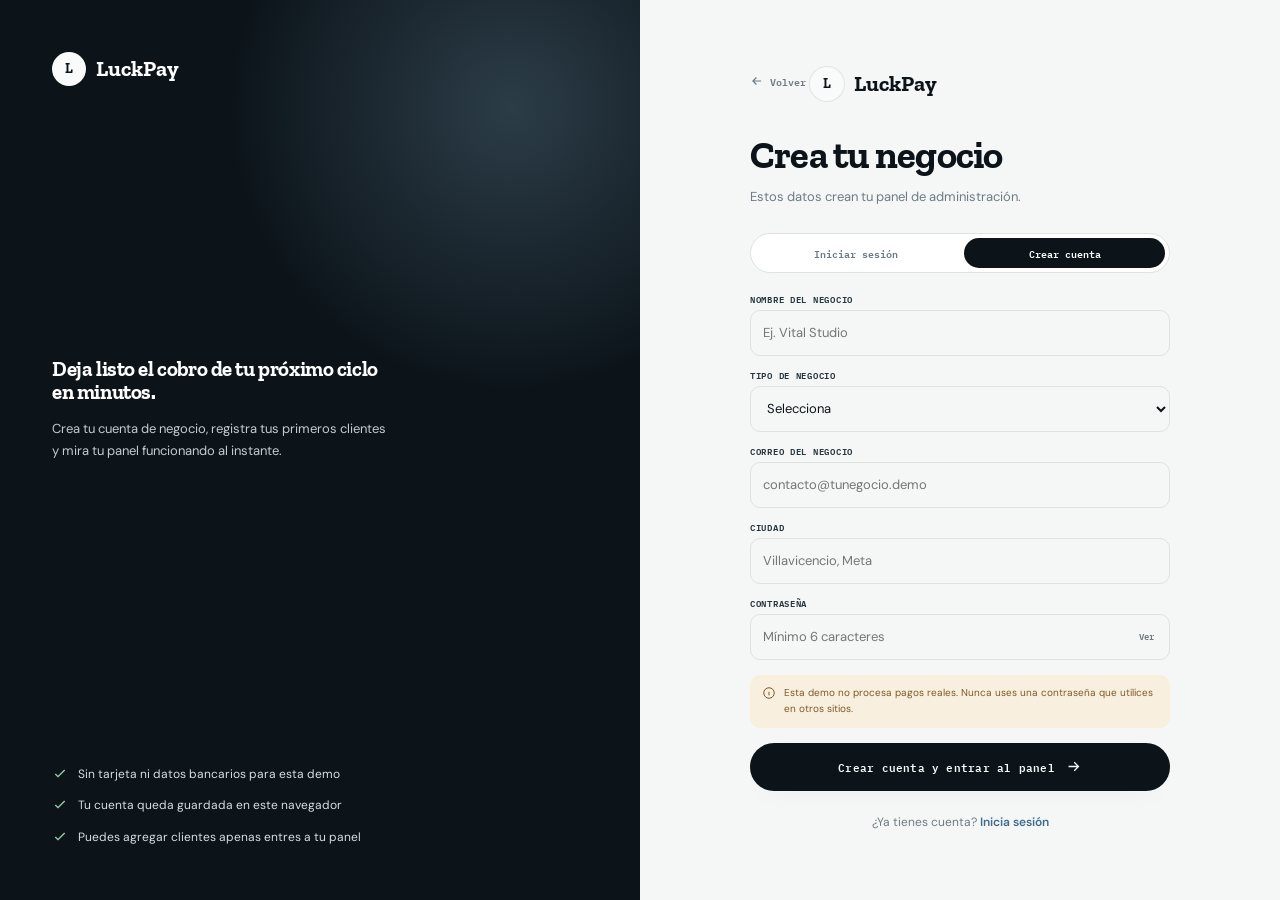
<file: registro-empresa.html>
<!doctype html>
<html lang="es">
<head>
  <meta charset="utf-8">
  <meta name="viewport" content="width=device-width, initial-scale=1">
  <meta name="theme-color" content="#0C141A">
  <title>Crear cuenta de negocio — LuckPay</title>
  <link rel="preconnect" href="https://fonts.googleapis.com">
  <link rel="preconnect" href="https://fonts.gstatic.com" crossorigin>
  <link href="https://fonts.googleapis.com/css2?family=DM+Sans:wght@400;500;600;700&family=IBM+Plex+Mono:wght@400;500;600&family=Zilla+Slab:wght@500;600;700&display=swap" rel="stylesheet">
  <link rel="stylesheet" href="assets/style.css">
</head>
<body>
  <div class="auth-shell">
    <aside class="auth-side">
      <a href="index.html" class="brand" style="color:#fff">
        <span class="brand__mark">L</span>
        <span class="brand__name">LuckPay</span>
      </a>

      <div class="auth-side__quote">
        <h3 style="color:#fff">Deja listo el cobro de tu próximo ciclo en minutos.</h3>
        <p>Crea tu cuenta de negocio, registra tus primeros clientes y mira tu panel funcionando al instante.</p>
      </div>

      <div class="auth-side__points">
        <div class="auth-side__point">
          <svg viewBox="0 0 24 24" fill="none" stroke="currentColor" stroke-width="2"><path d="m5 12 4 4L19 6"/></svg>
          <span>Sin tarjeta ni datos bancarios para esta demo</span>
        </div>
        <div class="auth-side__point">
          <svg viewBox="0 0 24 24" fill="none" stroke="currentColor" stroke-width="2"><path d="m5 12 4 4L19 6"/></svg>
          <span>Tu cuenta queda guardada en este navegador</span>
        </div>
        <div class="auth-side__point">
          <svg viewBox="0 0 24 24" fill="none" stroke="currentColor" stroke-width="2"><path d="m5 12 4 4L19 6"/></svg>
          <span>Puedes agregar clientes apenas entres a tu panel</span>
        </div>
      </div>
    </aside>

    <div class="auth-main">
      <div class="auth-box">
        <a href="acceso.html" class="auth-back">
          <svg viewBox="0 0 24 24" fill="none" stroke="currentColor" stroke-width="2"><path d="M19 12H5M11 18l-6-6 6-6"/></svg>
          Volver
        </a>
        <a href="index.html" class="brand"><span class="brand__mark">L</span><span class="brand__name">LuckPay</span></a>
        <h1>Crea tu negocio</h1>
        <p class="auth-box__sub">Estos datos crean tu panel de administración.</p>

        <div class="auth-tabs">
          <a href="login-empresa.html">Iniciar sesión</a>
          <a class="is-active" href="registro-empresa.html">Crear cuenta</a>
        </div>

        <form class="auth-form" id="registerForm" novalidate>
          <div class="form-error-banner" id="formError">
            <svg viewBox="0 0 24 24" fill="none" stroke="currentColor" stroke-width="1.8"><circle cx="12" cy="12" r="9"/><path d="M12 8v5M12 16h.01"/></svg>
            <span id="formErrorText">Revisa tus datos.</span>
          </div>

          <div class="field" id="fName">
            <label for="name">Nombre del negocio</label>
            <input id="name" name="name" required minlength="3" placeholder="Ej. Vital Studio">
          </div>

          <div class="field" id="fCategory">
            <label for="category">Tipo de negocio</label>
            <select id="category" name="category" required>
              <option value="" disabled selected>Selecciona</option>
              <option>Gimnasio / Fitness</option>
              <option>Academia de baile</option>
              <option>Escuela deportiva</option>
              <option>Academia de idiomas</option>
              <option>Otro servicio recurrente</option>
            </select>
          </div>

          <div class="field" id="fEmail">
            <label for="email">Correo del negocio</label>
            <input id="email" name="email" type="email" required placeholder="contacto@tunegocio.demo">
          </div>

          <div class="field" id="fCity">
            <label for="city">Ciudad</label>
            <input id="city" name="city" required placeholder="Villavicencio, Meta">
          </div>

          <div class="field" id="fPassword">
            <label for="password">Contraseña</label>
            <div class="password-field">
              <input id="password" name="password" type="password" required minlength="6" placeholder="Mínimo 6 caracteres">
              <button class="password-toggle" type="button" id="togglePass">Ver</button>
            </div>
          </div>

          <div class="form-note">
            <svg viewBox="0 0 24 24" fill="none" stroke="currentColor" stroke-width="1.7" aria-hidden="true"><circle cx="12" cy="12" r="9"/><path d="M12 10v6M12 7h.01"/></svg>
            <span>Esta demo no procesa pagos reales. Nunca uses una contraseña que utilices en otros sitios.</span>
          </div>

          <button class="btn btn--primary btn--full" type="submit">
            Crear cuenta y entrar al panel
            <svg viewBox="0 0 24 24" fill="none" stroke="currentColor" stroke-width="1.8"><path d="M5 12h13M13 6l6 6-6 6"/></svg>
          </button>
        </form>

        <p class="auth-foot">¿Ya tienes cuenta? <a href="login-empresa.html">Inicia sesión</a></p>
      </div>
    </div>
  </div>

  <div class="toast" id="toast" role="status" aria-live="polite">
    <svg viewBox="0 0 24 24" fill="none" stroke="currentColor" stroke-width="2"><path d="m5 12 4 4L19 6"/></svg>
    <span id="toastText">Listo</span>
  </div>

  <script src="assets/auth.js"></script>
  <script src="assets/ui.js"></script>
  <script>
    'use strict';
    loadDatabase();
    if(getSession()?.role === 'empresa'){ window.location.href = 'panel-empresa.html'; }

    $('#togglePass').addEventListener('click', () => {
      const input = $('#password');
      const show = input.type === 'password';
      input.type = show ? 'text' : 'password';
      $('#togglePass').textContent = show ? 'Ocultar' : 'Ver';
    });

    function showError(msg){
      $('#formErrorText').textContent = msg;
      $('#formError').classList.add('is-visible');
    }
    function hideError(){ $('#formError').classList.remove('is-visible'); }

    $('#registerForm').addEventListener('submit', e => {
      e.preventDefault();
      hideError();

      const name = $('#name').value.trim();
      const category = $('#category').value;
      const email = $('#email').value.trim();
      const city = $('#city').value.trim();
      const password = $('#password').value;

      if(name.length < 3){ showError('El nombre del negocio es muy corto.'); return; }
      if(!category){ showError('Selecciona el tipo de negocio.'); return; }
      if(!/^\S+@\S+\.\S+$/.test(email)){ showError('Ingresa un correo válido.'); return; }
      if(!city){ showError('Escribe la ciudad de tu negocio.'); return; }
      if(password.length < 6){ showError('La contraseña debe tener al menos 6 caracteres.'); return; }

      const result = registerBusiness({ name, category, email, password, city });
      if(!result.ok){ showError(result.error); return; }

      toast('Cuenta creada. Entrando a tu panel…');
      setTimeout(() => window.location.href = 'panel-empresa.html', 500);
    });
  </script>
</body>
</html>
</file>
<file: assets/style.css>
/* =======================================================
   LUCKPAY — Hoja de estilos compartida
   Landing + Login/Registro + Paneles (empresa y cliente)
   ======================================================= */

:root{
  --bg:#F4F7F5;
  --surface:#FFFFFF;
  --surface-2:#EDF2EF;
  --ink:#0C141A;
  --ink-2:#25333D;
  --muted:#6D7B84;
  --line:#DCE4E0;
  --line-dark:#30404A;
  --blue:#3D6D8D;
  --blue-2:#7EA5BE;
  --blue-soft:#E5EEF3;
  --green:#24734A;
  --green-soft:#E7F2EB;
  --amber:#A46A1C;
  --amber-soft:#F8EFDF;
  --red:#A83D32;
  --red-soft:#F9EAE7;
  --white:#F8FBFA;

  --display:'Zilla Slab', Georgia, serif;
  --body:'DM Sans', Arial, sans-serif;
  --mono:'IBM Plex Mono', ui-monospace, monospace;

  --radius:12px;
  --radius-lg:20px;
  --radius-xl:28px;

  --shadow-sm:0 8px 30px -22px rgba(12,20,26,.35);
  --shadow:0 22px 58px -30px rgba(12,20,26,.42);
  --shadow-lg:0 34px 90px -38px rgba(12,20,26,.48);

  --max:1180px;
  --ease:cubic-bezier(.22,.8,.22,1);
}

*{box-sizing:border-box}
html{scroll-behavior:smooth;scroll-padding-top:88px}
body{
  margin:0;
  color:var(--ink);
  background:var(--bg);
  font:400 15px/1.65 var(--body);
  -webkit-font-smoothing:antialiased;
  text-rendering:optimizeLegibility;
}
body.is-locked{overflow:hidden}
a{color:inherit}
button,input,select{font:inherit}
button{cursor:pointer}
::selection{background:#C8DCE7;color:var(--ink)}
:focus-visible{outline:3px solid var(--blue-2);outline-offset:3px}
img,svg{display:block}
.wrap{width:min(var(--max),calc(100% - 44px));margin:auto}
.sr-only{
  position:absolute!important;width:1px!important;height:1px!important;padding:0!important;
  margin:-1px!important;overflow:hidden!important;clip:rect(0,0,0,0)!important;
  white-space:nowrap!important;border:0!important
}

/* ---------- Generic ---------- */
.eyebrow{
  display:flex;align-items:center;gap:10px;
  margin:0 0 14px;
  color:var(--blue);
  font:600 11px/1 var(--mono);
  text-transform:uppercase;
  letter-spacing:.14em;
}
.eyebrow::before{content:"";width:22px;height:1px;background:currentColor}
.eyebrow--light{color:var(--blue-2)}
h1,h2,h3,h4{
  margin:0;
  color:var(--ink);
  font-family:var(--display);
  font-weight:700;
  letter-spacing:-.02em;
}
h1{font-size:clamp(3rem,6vw,5.7rem);line-height:.92}
h2{font-size:clamp(2.2rem,4vw,3.5rem);line-height:1}
h3{font-size:1.3rem;line-height:1.1}
p{margin:0}
.muted{color:var(--muted)}

.btn{
  display:inline-flex;align-items:center;justify-content:center;gap:10px;
  min-height:48px;padding:0 22px;
  border:1px solid transparent;border-radius:999px;
  text-decoration:none;
  font:600 11px/1 var(--mono);
  letter-spacing:.02em;
  transition:transform .18s var(--ease),background .18s var(--ease),border-color .18s var(--ease),box-shadow .18s var(--ease),color .18s var(--ease);
}
.btn:hover{transform:translateY(-2px)}
.btn svg{width:17px;height:17px}
.btn--primary{background:var(--ink);color:var(--white);box-shadow:var(--shadow-sm)}
.btn--primary:hover{background:#1D2A33;box-shadow:var(--shadow)}
.btn--secondary{background:transparent;border-color:var(--ink);color:var(--ink)}
.btn--secondary:hover{background:var(--ink);color:var(--white)}
.btn--soft{background:var(--blue-soft);color:var(--blue);border-color:transparent}
.btn--soft:hover{background:#D8E6ED}
.btn--light{background:var(--white);color:var(--ink)}
.btn--light:hover{background:#EAF0EE}
.btn--danger{background:var(--red-soft);color:var(--red);border-color:transparent}
.btn--danger:hover{background:#F3D8D2}
.btn--full{width:100%}
.btn[disabled]{opacity:.55;pointer-events:none}
.btn--sm{min-height:34px;padding:0 12px;border-radius:999px}

.chip{
  display:inline-flex;align-items:center;gap:7px;
  border:1px solid var(--line);border-radius:999px;
  padding:7px 10px;background:rgba(255,255,255,.65);
  color:var(--ink-2);font:600 10px/1 var(--mono);
  letter-spacing:.03em
}
.chip__dot{width:7px;height:7px;border-radius:50%;background:var(--green)}
.chip--amber .chip__dot{background:var(--amber)}
.chip--muted{color:var(--muted)}

.section{padding:108px 0}
.section--compact{padding:84px 0}
.section--dark{background:var(--ink);color:var(--white)}
.section--soft{background:var(--surface-2)}
.section__head{max-width:730px}
.section__head p:not(.eyebrow){color:var(--muted);margin-top:17px;max-width:64ch}
.section--dark h2,.section--dark h3{color:var(--white)}
.section--dark .section__head p:not(.eyebrow){color:#B9C5CB}

.reveal{opacity:0;transform:translateY(20px);transition:opacity .65s var(--ease),transform .65s var(--ease)}
.reveal.is-visible{opacity:1;transform:none}
.stagger>*{opacity:0;transform:translateY(18px)}
.stagger.is-visible>*{animation:staggerIn .6s var(--ease) forwards}
.stagger.is-visible>*:nth-child(2){animation-delay:.07s}
.stagger.is-visible>*:nth-child(3){animation-delay:.14s}
.stagger.is-visible>*:nth-child(4){animation-delay:.21s}
@keyframes staggerIn{to{opacity:1;transform:none}}

.progress{
  position:fixed;left:0;top:0;height:3px;width:0;
  background:var(--blue);z-index:300;
  box-shadow:0 0 18px rgba(61,109,141,.35)
}

/* ---------- Nav ---------- */
.site-header{
  position:sticky;top:0;z-index:200;
  border-bottom:1px solid rgba(255,255,255,.08);
  background:rgba(12,20,26,.92);
  backdrop-filter:blur(16px);
  color:var(--white)
}
.nav{height:76px;display:flex;align-items:center;justify-content:space-between;gap:20px}
.brand{display:flex;align-items:center;gap:10px;text-decoration:none}
.brand__mark{
  width:34px;height:34px;border-radius:50%;display:grid;place-items:center;flex:none;
  background:var(--white);color:var(--ink);font:700 14px/1 var(--display);
  box-shadow:0 0 0 1px rgba(12,20,26,.08)
}
.brand__name{font:700 22px/1 var(--display)}
.nav__links{display:flex;align-items:center;gap:26px}
.nav__links a{
  position:relative;text-decoration:none;color:#9AA7AD;
  font:500 10px/1 var(--mono)
}
.nav__links a::after{
  content:"";position:absolute;left:0;bottom:-10px;width:0;height:1px;background:var(--blue-2);
  transition:width .2s ease
}
.nav__links a:hover,.nav__links a.is-active{color:var(--white)}
.nav__links a.is-active::after{width:100%}
.nav__actions{display:flex;align-items:center;gap:8px}
.site-header .btn--primary{background:var(--white);color:var(--ink)}
.site-header .btn--primary:hover{background:#EDF2EF}
.site-header .btn--secondary{border-color:rgba(255,255,255,.3);color:var(--white)}
.site-header .btn--secondary:hover{background:rgba(255,255,255,.12);color:var(--white)}
.nav__menu{
  display:none;background:transparent;border:0;padding:8px;border-radius:8px
}
.hamb{display:block;width:23px;height:16px;position:relative}
.hamb i{position:absolute;left:0;width:23px;height:2px;background:var(--white);transition:.2s ease}
.hamb i:nth-child(1){top:0}.hamb i:nth-child(2){top:7px}.hamb i:nth-child(3){top:14px}
.nav__menu.is-open .hamb i:nth-child(1){top:7px;transform:rotate(45deg)}
.nav__menu.is-open .hamb i:nth-child(2){opacity:0}
.nav__menu.is-open .hamb i:nth-child(3){top:7px;transform:rotate(-45deg)}
.mobile-menu{
  display:none;padding:10px 22px 24px;background:rgba(12,20,26,.98);border-top:1px solid rgba(255,255,255,.08)
}
.mobile-menu.is-open{display:grid;gap:4px}
.mobile-menu a{
  text-decoration:none;padding:13px 2px;color:#B9C6CC;
  font:500 11px/1.2 var(--mono)
}
.mobile-menu a:hover{color:var(--white)}
.mobile-menu a:last-child{margin-top:6px}
.mobile-menu .btn--secondary{border-color:rgba(255,255,255,.3);color:var(--white)}
.mobile-menu .btn--primary{background:var(--white);color:var(--ink)}

/* ---------- Hero ---------- */
.hero{
  position:relative;overflow:hidden;
  padding:84px 0 76px;
  color:var(--white);
  background:
    radial-gradient(circle at 88% 8%,rgba(126,165,190,.28),transparent 32%),
    radial-gradient(circle at 8% 92%,rgba(36,115,74,.14),transparent 30%),
    linear-gradient(180deg,#0C141A 0%,#101B22 100%)
}
.hero::after{
  content:"";position:absolute;left:-120px;bottom:-160px;width:420px;height:420px;border-radius:50%;
  border:1px solid rgba(255,255,255,.06);box-shadow:0 0 0 80px rgba(255,255,255,.015)
}
.hero__grid{display:grid;grid-template-columns:1.05fr .95fr;gap:70px;align-items:center;position:relative;z-index:1}
.hero h1{color:var(--white)}
.hero .eyebrow{color:var(--blue-2)}
.hero__lead{margin-top:25px;color:#C3CDD2;font-size:17px;line-height:1.72;max-width:60ch}
.hero__actions{display:flex;gap:10px;flex-wrap:wrap;margin-top:28px}
.hero .btn--primary{background:var(--white);color:var(--ink)}
.hero .btn--primary:hover{background:#EDF2EF}
.hero .btn--secondary{border-color:rgba(255,255,255,.32);color:var(--white)}
.hero .btn--secondary:hover{background:rgba(255,255,255,.1);color:var(--white)}
.hero__trust{display:flex;align-items:center;gap:11px;margin-top:18px;color:#AEBCC3;font-size:12px}
.hero__trust-dot{width:8px;height:8px;border-radius:50%;background:#3FBE73;box-shadow:0 0 0 5px rgba(63,190,115,.18)}
.hero__metrics{
  display:grid;grid-template-columns:repeat(3,1fr);
  margin-top:48px;border-top:1px solid rgba(255,255,255,.12);padding-top:18px
}
.hero__metric{padding-right:14px}
.hero__metric + .hero__metric{border-left:1px solid rgba(255,255,255,.12);padding-left:16px}
.hero__metric strong{display:block;font:600 15px/1 var(--mono);color:var(--white)}
.hero__metric span{display:block;margin-top:6px;font-size:11px;color:#9AAAB2}

/* ---------- Dashboard visual (landing preview) ---------- */
.dashboard{
  position:relative;
  border:1px solid var(--line);
  border-radius:22px;
  background:var(--surface);
  box-shadow:var(--shadow-lg);
  overflow:visible;
  transform:translateY(0);
  transition:transform .4s var(--ease)
}
.dashboard:hover{transform:translateY(-5px)}
.dashboard__top{
  display:flex;align-items:center;justify-content:space-between;gap:15px;
  padding:15px 17px;border-bottom:1px solid var(--line)
}
.window-dots{display:flex;gap:5px}
.window-dots i{display:block;width:7px;height:7px;border-radius:50%;background:#CAD4D1}
.dashboard__label{font:600 9px/1 var(--mono);letter-spacing:.08em;color:var(--muted)}
.dashboard__body{padding:20px}
.dash-grid{display:grid;grid-template-columns:1.06fr .94fr;gap:14px}
.dash-card{
  background:var(--surface-2);border:1px solid var(--line);
  border-radius:13px;padding:17px
}
.dash-card--dark{background:var(--ink);border-color:var(--ink);color:var(--white)}
.dash-card__label{font:500 9px/1 var(--mono);color:var(--muted);text-transform:uppercase;letter-spacing:.08em}
.dash-card--dark .dash-card__label{color:#97A9B2}
.dash-card__value{margin-top:8px;font:600 24px/1 var(--mono)}
.dash-card__sub{margin-top:7px;font-size:10px;color:var(--muted)}
.dash-card--dark .dash-card__sub{color:#B8C4CA}
.dash-bars{display:flex;align-items:flex-end;gap:7px;height:80px;margin-top:14px}
.dash-bars span{
  flex:1;border-radius:5px 5px 2px 2px;background:#BFD0D8;min-height:10px;
  transition:height .5s var(--ease)
}
.dash-bars span:nth-child(5){background:var(--blue)}
.dash-bars span:nth-child(6){background:var(--blue-2)}
.dash-list{display:grid;gap:8px;margin-top:13px}
.dash-row{
  display:flex;align-items:center;justify-content:space-between;gap:12px;
  padding:9px 10px;background:var(--surface);border:1px solid var(--line);border-radius:9px
}
.dash-row__who{display:flex;align-items:center;gap:9px;min-width:0}
.avatar{
  width:24px;height:24px;border-radius:7px;background:var(--blue-soft);color:var(--blue);
  display:grid;place-items:center;font:600 9px/1 var(--mono);flex:none
}
.dash-row strong{font-size:10px;white-space:nowrap;overflow:hidden;text-overflow:ellipsis}
.dash-row small{display:block;color:var(--muted);font-size:8px;margin-top:1px}
.status{
  display:inline-flex;align-items:center;gap:5px;padding:5px 7px;border-radius:999px;
  font:600 8px/1 var(--mono);white-space:nowrap
}
.status--ok{color:var(--green);background:var(--green-soft)}
.status--warn{color:var(--amber);background:var(--amber-soft)}
.status--bad{color:var(--red);background:var(--red-soft)}
.dashboard__float{
  position:absolute;right:-23px;bottom:-28px;
  width:210px;padding:15px 16px;
  background:var(--ink);color:var(--white);
  border:1px solid rgba(255,255,255,.14);
  border-radius:15px;box-shadow:var(--shadow-lg)
}
.dashboard__float-top{display:flex;align-items:center;justify-content:space-between;gap:10px}
.dashboard__float small{font:500 8px/1 var(--mono);color:#9AAAB2;text-transform:uppercase}
.dashboard__float strong{display:block;margin-top:8px;font:600 18px/1 var(--mono)}
.dashboard__float .mini-positive{color:#9AD1AE;font:600 9px/1 var(--mono)}

/* ---------- Social proof strip ---------- */
.proof{
  border-top:1px solid var(--line);border-bottom:1px solid var(--line);
  background:var(--surface)
}
.proof__inner{
  display:grid;grid-template-columns:1.1fr repeat(4,1fr);
  align-items:center;min-height:78px
}
.proof__lead{font:600 10px/1.35 var(--mono);color:var(--muted);text-transform:uppercase;letter-spacing:.07em}
.proof__item{
  text-align:center;color:#77848C;font:600 10px/1 var(--mono);
  letter-spacing:.08em;text-transform:uppercase
}

/* ---------- Flow ---------- */
.flow-grid{display:grid;grid-template-columns:repeat(4,1fr);margin-top:55px;border-top:1px solid var(--line)}
.flow-card{padding:23px 20px 10px;border-right:1px solid var(--line)}
.flow-card:last-child{border-right:0}
.flow-card__num{font:600 10px/1 var(--mono);color:var(--blue);letter-spacing:.09em}
.flow-card__icon{
  width:46px;height:46px;border-radius:13px;background:var(--blue-soft);
  display:grid;place-items:center;margin:20px 0 15px
}
.flow-card__icon svg{width:22px;height:22px;color:var(--blue)}
.flow-card h3{font-size:1.25rem;color:var(--ink)}
.flow-card p{margin-top:8px;color:var(--muted);font-size:12px}

/* ---------- Benefits ---------- */
.benefits-grid{display:grid;grid-template-columns:repeat(3,1fr);gap:18px;margin-top:46px}
.benefit{
  padding:26px;border:1px solid var(--line);background:var(--surface);
  border-radius:var(--radius-lg);box-shadow:var(--shadow-sm);
  transition:transform .18s var(--ease),box-shadow .18s var(--ease),border-color .18s var(--ease)
}
.benefit:hover{transform:translateY(-4px);box-shadow:var(--shadow);border-color:#CAD7D3}
.benefit__icon{
  width:44px;height:44px;border-radius:12px;background:var(--blue-soft);
  display:grid;place-items:center;color:var(--blue);margin-bottom:22px
}
.benefit__icon svg{width:22px;height:22px}
.benefit p{margin-top:8px;color:var(--muted);font-size:12px;max-width:44ch}

/* ---------- Empresas destacadas (landing) ---------- */
.companies-grid{display:grid;grid-template-columns:repeat(3,1fr);gap:16px;margin-top:44px}
.company-card{
  padding:22px;border:1px solid var(--line);background:var(--surface);
  border-radius:var(--radius-lg);box-shadow:var(--shadow-sm);
  display:flex;flex-direction:column;gap:14px;
  transition:transform .18s var(--ease),box-shadow .18s var(--ease)
}
.company-card:hover{transform:translateY(-4px);box-shadow:var(--shadow)}
.company-card__top{display:flex;align-items:center;gap:12px}
.company-card__logo{
  width:42px;height:42px;border-radius:11px;display:grid;place-items:center;
  background:var(--ink);color:var(--white);font:700 15px/1 var(--display);flex:none
}
.company-card__name{font-size:15px;font-family:var(--display);font-weight:700}
.company-card__type{display:block;margin-top:2px;color:var(--muted);font:600 9px/1 var(--mono);text-transform:uppercase;letter-spacing:.07em}
.company-card p{color:var(--muted);font-size:12px}
.company-card__meta{display:flex;justify-content:space-between;align-items:center;margin-top:auto;padding-top:10px;border-top:1px dashed var(--line)}
.company-card__meta span{font:600 9px/1 var(--mono);color:var(--ink-2)}

/* ---------- Product use cases ---------- */
.usecases{display:grid;grid-template-columns:.92fr 1.08fr;gap:64px;align-items:center}
.usecases__list{display:grid;gap:10px;margin-top:30px}
.usecase{
  display:grid;grid-template-columns:auto 1fr auto;gap:13px;align-items:center;
  padding:16px 15px;border:1px solid var(--line);border-radius:13px;background:var(--surface)
}
.usecase__num{font:600 9px/1 var(--mono);color:var(--blue)}
.usecase strong{display:block;font-size:12px}
.usecase span{display:block;color:var(--muted);font-size:10px;margin-top:2px}
.usecase svg{width:16px;height:16px;color:var(--muted)}
.usecases__panel{
  min-height:430px;position:relative;display:grid;place-items:center;
  border:1px solid var(--line);border-radius:var(--radius-xl);
  background:
    radial-gradient(circle at 70% 30%,rgba(126,165,190,.24),transparent 25%),
    radial-gradient(circle at 20% 80%,rgba(36,115,74,.08),transparent 22%),
    var(--surface);
  overflow:hidden;box-shadow:var(--shadow)
}
.phone{
  width:250px;max-width:70%;border:8px solid #121D24;border-radius:30px;
  background:#0F181E;color:var(--white);box-shadow:var(--shadow-lg);padding:10px;
  transform:rotate(-4deg)
}
.phone__screen{border-radius:20px;overflow:hidden;background:#F1F5F3;color:var(--ink)}
.phone__top{padding:13px 12px;border-bottom:1px solid #D9E1DD;font:600 9px/1 var(--mono)}
.phone__content{padding:12px}
.phone__total{background:var(--ink);color:var(--white);padding:14px;border-radius:12px}
.phone__total small{color:#A9B8BF;font:500 8px/1 var(--mono)}
.phone__total strong{display:block;margin-top:7px;font:600 20px/1 var(--mono)}
.phone__rows{display:grid;gap:7px;margin-top:9px}
.phone__row{display:flex;justify-content:space-between;padding:8px;border:1px solid #DCE4E0;border-radius:9px;background:#FFF;font-size:9px}
.phone__status{color:var(--green);font:600 8px/1 var(--mono)}

/* ---------- Pricing ---------- */
.pricing-top{display:flex;align-items:end;justify-content:space-between;gap:30px}
.pricing-switch{
  display:inline-flex;padding:4px;border:1px solid var(--line);background:var(--surface);border-radius:999px;
  box-shadow:var(--shadow-sm)
}
.pricing-switch button{
  border:0;background:transparent;border-radius:999px;padding:9px 12px;
  color:var(--muted);font:600 9px/1 var(--mono)
}
.pricing-switch button.is-active{background:var(--ink);color:var(--white)}
.plans{display:grid;grid-template-columns:repeat(3,1fr);gap:18px;margin-top:46px}
.plan{
  position:relative;display:flex;flex-direction:column;
  border:1px solid var(--line);border-radius:20px;background:var(--surface);
  overflow:hidden;box-shadow:var(--shadow-sm);transition:transform .22s var(--ease),box-shadow .22s var(--ease),border-color .22s var(--ease)
}
.plan:hover{transform:translateY(-6px);box-shadow:var(--shadow)}
.plan.is-featured{border:2px solid var(--blue);box-shadow:var(--shadow-lg)}
.plan__bar{height:9px;background:var(--surface-2);border-bottom:1px dashed var(--line)}
.plan__body{padding:27px}
.plan__tag{
  position:absolute;top:17px;right:17px;
  background:var(--blue);color:var(--white);border-radius:999px;
  padding:6px 8px;font:600 8px/1 var(--mono)
}
.plan__name{font:600 11px/1 var(--mono);letter-spacing:.12em;color:var(--muted)}
.plan__price{margin-top:14px;font:600 clamp(2rem,4vw,2.8rem)/1 var(--mono);letter-spacing:-.06em}
.plan__period{font-size:11px;color:var(--muted);margin-top:5px}
.plan__rule{border-top:1px dashed var(--line);margin:22px 0}
.plan ul{list-style:none;margin:0;padding:0;display:grid;gap:11px}
.plan li{display:flex;align-items:flex-start;gap:8px;font-size:11px;color:var(--ink-2)}
.plan li svg{width:14px;height:14px;color:var(--green);flex:none;margin-top:2px}
.plan .btn{margin-top:23px}
.pricing-note{
  margin-top:18px;display:flex;gap:8px;align-items:flex-start;
  color:var(--muted);font-size:10px
}

/* ---------- FAQ ---------- */
.faq-grid{display:grid;grid-template-columns:.78fr 1.22fr;gap:70px;align-items:start}
.faq-list{border-top:1px solid var(--line)}
details{border-bottom:1px solid var(--line)}
summary{
  list-style:none;display:flex;align-items:center;justify-content:space-between;gap:20px;
  padding:21px 2px;cursor:pointer;font:600 18px/1.1 var(--display)
}
summary::-webkit-details-marker{display:none}
summary svg{width:18px;height:18px;color:var(--blue);transition:transform .18s ease;flex:none}
details[open] summary svg{transform:rotate(45deg)}
details p{padding:0 30px 21px 2px;color:var(--muted);font-size:12px;max-width:66ch}
.faq-card{
  padding:20px;border:1px solid var(--line);background:var(--surface);border-radius:16px
}
.faq-card strong{font:600 11px/1 var(--mono)}
.faq-card p{margin-top:9px;color:var(--muted);font-size:10px}

/* ---------- Final CTA ---------- */
.final{
  padding:92px 0;
  background:
    radial-gradient(circle at 80% 20%,rgba(126,165,190,.18),transparent 28%),
    var(--ink);
  color:var(--white)
}
.final-box{display:grid;grid-template-columns:1fr auto;gap:40px;align-items:center}
.final h2{color:var(--white);max-width:14ch}
.final p{margin-top:15px;color:#B9C6CC;max-width:58ch;font-size:13px}
.final__actions{display:flex;gap:9px;flex-wrap:wrap}

/* ---------- Footer ---------- */
footer{background:var(--ink);color:var(--white);border-top:1px solid #24343D}
.footer{display:flex;justify-content:space-between;align-items:center;gap:30px;padding:28px 0}
.footer__brand{display:flex;align-items:center;gap:9px;font:700 20px/1 var(--display)}
.footer__meta{font:500 9px/1.5 var(--mono);color:#9AAAB2;text-align:right;max-width:55ch}

/* ---------- Floating ---------- */
.to-top{
  position:fixed;right:20px;bottom:20px;z-index:150;
  width:44px;height:44px;border:0;border-radius:50%;
  background:var(--ink);color:var(--white);display:grid;place-items:center;
  box-shadow:var(--shadow);opacity:0;pointer-events:none;transform:translateY(8px);transition:.2s var(--ease)
}
.to-top.is-visible{opacity:1;pointer-events:auto;transform:none}
.to-top svg{width:18px;height:18px}

.toast{
  position:fixed;left:50%;bottom:24px;transform:translate(-50%,16px);
  z-index:250;display:flex;align-items:center;gap:8px;
  max-width:min(440px,calc(100vw - 30px));
  padding:11px 14px;border-radius:999px;background:var(--ink);color:var(--white);
  box-shadow:var(--shadow-lg);opacity:0;pointer-events:none;transition:.25s var(--ease);
  font:500 10px/1.25 var(--mono);text-align:center
}
.toast.is-visible{opacity:1;transform:translate(-50%,0)}
.toast svg{width:15px;height:15px;color:#A8D5B7;flex:none}
.toast.is-error{background:var(--red)}
.toast.is-error svg{color:#F5D2CC}

/* ---------- Modal ---------- */
.modal{
  position:fixed;inset:0;z-index:500;display:grid;place-items:center;
  padding:20px;background:rgba(7,12,16,.62);backdrop-filter:blur(8px);
  opacity:0;pointer-events:none;transition:opacity .2s ease
}
.modal.is-open{opacity:1;pointer-events:auto}
.modal__panel{
  width:min(560px,100%);max-height:min(88vh,760px);overflow:auto;
  background:var(--surface);border-radius:20px;box-shadow:var(--shadow-lg);
  transform:translateY(14px) scale(.98);transition:transform .25s var(--ease)
}
.modal.is-open .modal__panel{transform:none}
.modal__head{display:flex;align-items:center;justify-content:space-between;gap:15px;padding:18px 20px;border-bottom:1px solid var(--line)}
.modal__head strong{font:600 10px/1 var(--mono);text-transform:uppercase;letter-spacing:.08em}
.modal__close{border:0;background:var(--surface-2);width:34px;height:34px;border-radius:50%;display:grid;place-items:center}
.modal__close svg{width:16px;height:16px}
.modal__body{padding:20px}
.modal__amount{font:600 34px/1 var(--mono)}
.modal__body p{margin-top:8px;color:var(--muted);font-size:11px}
.modal__timeline{display:grid;grid-template-columns:repeat(4,1fr);gap:8px;margin-top:24px}
.timeline-step{padding:11px;border:1px solid var(--line);border-radius:10px;background:var(--bg)}
.timeline-step.is-active{border-color:#BDD8C7;background:var(--green-soft)}
.timeline-step b{display:block;font:600 8px/1 var(--mono);color:var(--muted)}
.timeline-step span{display:block;margin-top:5px;font-size:9px}
.modal__actions{display:flex;gap:9px;margin-top:21px}
.modal__actions .btn{flex:1}

/* ---------- Forms (shared by demo form + auth pages) ---------- */
.form-shell{
  background:var(--surface);border:1px solid var(--line);border-radius:20px;
  box-shadow:var(--shadow);overflow:hidden
}
.form-head{
  display:flex;align-items:center;justify-content:space-between;gap:15px;
  padding:17px 20px;border-bottom:1px solid var(--line);background:#FAFCFB
}
.form-head__title{font:600 10px/1 var(--mono);text-transform:uppercase;letter-spacing:.08em}
.form-head__step{font:600 9px/1 var(--mono);color:var(--muted)}
.form{padding:24px;display:grid;gap:16px}
.form-row{display:grid;grid-template-columns:1fr 1fr;gap:14px}
.field{display:grid;gap:6px}
.field label{font:600 9px/1 var(--mono);color:var(--ink-2);text-transform:uppercase;letter-spacing:.08em}
.field input,.field select{
  width:100%;height:46px;padding:0 12px;border:1px solid var(--line);border-radius:10px;
  background:var(--bg);color:var(--ink);font-size:13px;
  transition:border-color .15s ease,box-shadow .15s ease,background .15s ease
}
.field input:focus,.field select:focus{
  outline:0;border-color:var(--blue);background:var(--surface);box-shadow:0 0 0 4px var(--blue-soft)
}
.field.has-error input,.field.has-error select{border-color:var(--red);background:#FFF9F8}
.field__error{display:none;color:var(--red);font-size:10px}
.field.has-error .field__error{display:block}
.field__hint{color:var(--muted);font-size:10px}
.payment-options{display:grid;grid-template-columns:repeat(4,1fr);gap:8px}
.payment-option{position:relative}
.payment-option input{position:absolute;opacity:0;pointer-events:none}
.payment-option label{
  display:flex;align-items:center;justify-content:center;text-align:center;min-height:44px;
  padding:6px 8px;border:1px solid var(--line);border-radius:9px;background:var(--bg);
  color:var(--muted);font:600 8px/1.2 var(--mono);cursor:pointer;transition:.16s ease
}
.payment-option input:checked+label{border-color:var(--blue);background:var(--blue-soft);color:var(--blue)}
.form-note{
  display:flex;gap:8px;align-items:flex-start;padding:10px 12px;border-radius:10px;
  background:var(--amber-soft);color:#7B5A2B;font-size:10px
}
.form-note svg{width:14px;height:14px;flex:none;margin-top:1px}
.form-submit{display:grid;gap:8px}
.form-privacy{text-align:center;color:var(--muted);font-size:9px}
.confirm{
  margin:0 24px 24px;border:1px solid #CAE0D3;background:var(--green-soft);
  border-radius:15px;padding:16px;display:grid;gap:10px
}
.confirm__title{display:flex;align-items:center;justify-content:space-between;gap:12px}
.confirm__title strong{font:600 11px/1 var(--mono);color:var(--green)}
.confirm__body{display:grid;grid-template-columns:1fr 1fr;gap:9px}
.confirm__cell{background:rgba(255,255,255,.62);border:1px solid #D3E8DA;border-radius:9px;padding:10px}
.confirm__cell small{display:block;font:500 8px/1 var(--mono);color:var(--muted);text-transform:uppercase}
.confirm__cell b{display:block;margin-top:4px;font-size:11px}
.confirm__actions{display:flex;gap:8px}

.form-error-banner{
  display:none;align-items:flex-start;gap:9px;padding:12px 13px;border-radius:11px;
  background:var(--red-soft);color:var(--red);font-size:11px;border:1px solid #EFC7BF
}
.form-error-banner.is-visible{display:flex}
.form-error-banner svg{width:15px;height:15px;flex:none;margin-top:1px}

/* ---------- Business simulator ---------- */
.biz-grid{display:grid;grid-template-columns:1fr 1fr;gap:22px;margin-top:48px}
.biz-card{
  background:var(--surface);border:1px solid var(--line);border-radius:18px;padding:23px;box-shadow:var(--shadow-sm)
}
.biz-card--dark{background:var(--ink);border-color:var(--ink);color:var(--white)}
.biz-card__label{font:600 9px/1 var(--mono);color:var(--muted);text-transform:uppercase;letter-spacing:.1em}
.biz-card--dark .biz-card__label{color:#93A5AE}
.biz-figure{font:600 24px/1 var(--mono);margin-top:9px}
.biz-sub{margin-top:8px;color:var(--muted);font-size:10px}
.biz-card--dark .biz-sub{color:#B7C4CA}
.biz-metrics{display:grid;grid-template-columns:repeat(2,1fr);gap:9px;margin-top:17px}
.mini-metric{padding:11px;border-radius:10px;background:#F4F7F5;border:1px solid var(--line)}
.mini-metric b{display:block;font:600 13px/1 var(--mono)}
.mini-metric span{display:block;margin-top:5px;font-size:9px;color:var(--muted)}
.slider-wrap{margin-top:25px}
.slider-line{display:flex;justify-content:space-between;gap:12px;font:600 9px/1 var(--mono);color:var(--ink-2)}
input[type=range]{width:100%;accent-color:var(--blue);margin-top:11px}
.calculator-results{margin-top:21px;background:var(--surface-2);border-radius:13px;padding:13px}
.result-row{display:flex;justify-content:space-between;gap:15px;padding:10px 2px;border-bottom:1px dashed var(--line);font:500 10px/1.2 var(--mono)}
.result-row:last-child{border-bottom:0}
.result-row span:first-child{color:var(--muted)}
.result-row strong{white-space:nowrap}
.result-row--total{margin-top:3px;border-top:1.5px solid var(--ink);padding-top:13px}
.result-row--total span:first-child{color:var(--ink);font-weight:600}
.result-row--total strong{font-size:16px;color:var(--green)}

/* =======================================================
   AUTH PAGES (login / registro)
   ======================================================= */
.auth-shell{
  min-height:100dvh;display:grid;grid-template-columns:1fr 1fr;
}
.auth-side{
  position:relative;overflow:hidden;padding:52px;display:flex;flex-direction:column;justify-content:space-between;
  background:
    radial-gradient(circle at 80% 12%,rgba(126,165,190,.28),transparent 30%),
    var(--ink); color:var(--white)
}
.auth-side__quote{max-width:34ch}
.auth-side__quote p{margin-top:14px;color:#C2CDD2;font-size:13px;line-height:1.7}
.auth-side__points{display:grid;gap:12px;margin-top:30px}
.auth-side__point{display:flex;gap:10px;align-items:flex-start;font-size:12px;color:#D6DEE2}
.auth-side__point svg{width:16px;height:16px;color:#9AD1AE;flex:none;margin-top:1px}
.auth-side__demo{
  margin-top:30px;padding:16px;border-radius:14px;background:rgba(255,255,255,.06);
  border:1px solid rgba(255,255,255,.12)
}
.auth-side__demo strong{display:block;font:600 10px/1 var(--mono);color:#9AD1AE;text-transform:uppercase;letter-spacing:.08em}
.auth-demo-row{display:flex;justify-content:space-between;gap:10px;margin-top:10px;font:500 11px/1.4 var(--mono);color:#DCE4E0}
.auth-demo-row button{background:transparent;border:1px solid rgba(255,255,255,.25);color:#DCE4E0;border-radius:8px;padding:4px 8px;font:600 9px/1 var(--mono)}
.auth-demo-row button:hover{background:rgba(255,255,255,.12)}
.auth-main{
  display:flex;align-items:center;justify-content:center;padding:52px 28px;background:var(--bg)
}
.auth-box{width:100%;max-width:420px}
.auth-box .brand{display:inline-flex;margin-bottom:34px}
.auth-box h1{font-size:clamp(1.9rem,3vw,2.4rem);line-height:1.05}
.auth-box__sub{margin-top:10px;color:var(--muted);font-size:13px}
.auth-tabs{display:flex;gap:8px;margin:26px 0 8px;padding:4px;border:1px solid var(--line);border-radius:999px;background:var(--surface)}
.auth-tabs a{
  flex:1;text-align:center;padding:10px 8px;border-radius:999px;text-decoration:none;
  font:600 10px/1 var(--mono);color:var(--muted)
}
.auth-tabs a.is-active{background:var(--ink);color:var(--white)}
.auth-form{margin-top:22px;display:grid;gap:15px}
.auth-foot{margin-top:22px;text-align:center;color:var(--muted);font-size:12px}
.auth-foot a{color:var(--blue);font-weight:600;text-decoration:none}
.auth-foot a:hover{text-decoration:underline}
.auth-back{display:inline-flex;align-items:center;gap:6px;color:var(--muted);font:600 10px/1 var(--mono);text-decoration:none;margin-bottom:18px}
.auth-back svg{width:14px;height:14px}
.password-field{position:relative}
.password-field input{padding-right:64px}
.password-toggle{
  position:absolute;right:6px;top:6px;height:34px;padding:0 10px;border:0;background:transparent;
  color:var(--muted);font:600 9px/1 var(--mono);border-radius:8px
}
.password-toggle:hover{background:var(--surface-2);color:var(--ink)}

@media (max-width:920px){
  .auth-shell{grid-template-columns:1fr}
  .auth-side{display:none}
}

/* =======================================================
   PANEL LAYOUT (empresa y cliente)
   ======================================================= */
.panel{min-height:100dvh;display:grid;grid-template-columns:250px 1fr}
.panel__sidebar{
  background:var(--ink);color:var(--white);padding:24px 18px;
  display:flex;flex-direction:column;gap:26px;position:sticky;top:0;height:100dvh
}
.panel__brand{display:flex;align-items:center;gap:10px;text-decoration:none;color:var(--white)}
.panel__who{
  padding:13px;border-radius:13px;background:rgba(255,255,255,.06);border:1px solid rgba(255,255,255,.1)
}
.panel__who small{display:block;font:600 8px/1 var(--mono);color:#93A5AE;text-transform:uppercase;letter-spacing:.07em}
.panel__who strong{display:block;margin-top:6px;font-size:13px;font-family:var(--display)}
.panel__who span{display:block;margin-top:3px;color:#AEBCC3;font-size:10px}
.panel__nav{display:grid;gap:3px;flex:1}
.panel__nav a,.panel__nav button{
  display:flex;align-items:center;gap:10px;padding:11px 12px;border-radius:10px;
  color:#B9C6CC;text-decoration:none;font:600 11px/1 var(--mono);border:0;background:transparent;text-align:left;width:100%
}
.panel__nav a:hover,.panel__nav button:hover{background:rgba(255,255,255,.06);color:var(--white)}
.panel__nav a.is-active{background:var(--white);color:var(--ink)}
.panel__nav svg{width:16px;height:16px;flex:none}
.panel__logout{border-top:1px solid rgba(255,255,255,.1);padding-top:14px}
.panel__menu-btn{display:none;position:fixed;left:16px;top:16px;z-index:220;background:var(--ink);color:var(--white);border:0;width:42px;height:42px;border-radius:11px}
.panel__main{padding:40px 44px;max-width:1180px}
.panel__topbar{display:flex;align-items:flex-start;justify-content:space-between;gap:20px;flex-wrap:wrap;margin-bottom:34px}
.panel__topbar h1{font-size:clamp(1.7rem,3vw,2.3rem)}
.panel__topbar p{margin-top:8px;color:var(--muted);font-size:13px;max-width:56ch}

.stat-grid{display:grid;grid-template-columns:repeat(4,1fr);gap:14px;margin-bottom:32px}
.stat-card{
  padding:19px;border:1px solid var(--line);background:var(--surface);border-radius:15px;box-shadow:var(--shadow-sm)
}
.stat-card__label{font:600 9px/1 var(--mono);color:var(--muted);text-transform:uppercase;letter-spacing:.07em}
.stat-card__value{margin-top:10px;font:600 22px/1 var(--mono)}
.stat-card__sub{margin-top:8px;font-size:10px;color:var(--muted)}
.stat-card__sub.is-positive{color:var(--green)}
.stat-card__sub.is-warn{color:var(--amber)}

.panel-grid{display:grid;grid-template-columns:1.5fr 1fr;gap:20px;align-items:start}
.panel-card{
  padding:22px;border:1px solid var(--line);background:var(--surface);border-radius:16px;box-shadow:var(--shadow-sm)
}
.panel-card__head{display:flex;align-items:center;justify-content:space-between;gap:14px;margin-bottom:16px}
.panel-card__head h3{font-size:1.05rem}
.panel-card__head span{color:var(--muted);font-size:11px}

.table-wrap{border:1px solid var(--line);border-radius:12px;overflow:auto}
table.data-table{width:100%;border-collapse:collapse;min-width:560px;font-size:12px}
table.data-table thead tr{background:var(--surface-2)}
table.data-table th{
  padding:11px 12px;text-align:left;font:600 9px/1 var(--mono);color:var(--muted);text-transform:uppercase;letter-spacing:.05em
}
table.data-table td{padding:11px 12px;border-top:1px solid var(--line);vertical-align:middle}
table.data-table tbody tr:hover{background:#FAFCFB}
.table-empty{padding:30px;text-align:center;color:var(--muted);font-size:12px}

.tag-plan{display:inline-flex;padding:4px 8px;border-radius:999px;font:600 9px/1 var(--mono);background:var(--blue-soft);color:var(--blue)}

.receipt-list{display:grid;gap:9px}
.receipt-row{
  display:flex;justify-content:space-between;align-items:center;gap:12px;
  padding:12px 13px;border:1px solid var(--line);border-radius:11px;background:var(--surface)
}
.receipt-row__info strong{display:block;font-size:12px}
.receipt-row__info span{display:block;margin-top:2px;color:var(--muted);font-size:10px}
.receipt-row__amount{font:600 13px/1 var(--mono)}

.empty-state{
  padding:40px 20px;text-align:center;border:1px dashed var(--line);border-radius:14px;color:var(--muted)
}
.empty-state svg{width:30px;height:30px;margin:0 auto 12px;color:var(--blue-2)}
.empty-state strong{display:block;color:var(--ink);font-size:13px;margin-bottom:4px}
.empty-state p{font-size:11px;max-width:36ch;margin:0 auto}

.progress-bar{height:8px;border-radius:999px;background:var(--surface-2);overflow:hidden;border:1px solid var(--line)}
.progress-bar span{display:block;height:100%;background:var(--blue);border-radius:999px;transition:width .4s var(--ease)}

@media (max-width:1020px){
  .panel{grid-template-columns:1fr}
  .panel__sidebar{
    position:fixed;left:0;top:0;width:250px;transform:translateX(-100%);transition:transform .22s var(--ease);z-index:210
  }
  .panel__sidebar.is-open{transform:none}
  .panel__menu-btn{display:grid;place-items:center}
  .panel__main{padding:88px 20px 60px}
  .stat-grid{grid-template-columns:1fr 1fr}
  .panel-grid{grid-template-columns:1fr}
}

/* ---------- Responsive (shared landing) ---------- */
@media (max-width:1020px){
  .nav__links{display:none}
  .nav__menu{display:block}
  .nav__actions .btn--secondary{display:none}
  .hero__grid{grid-template-columns:1fr;gap:48px}
  .dashboard{max-width:650px}
  .proof__inner{grid-template-columns:1.2fr repeat(4,1fr);gap:0}
  .proof__item{font-size:8px}
  .flow-grid{grid-template-columns:repeat(2,1fr)}
  .flow-card:nth-child(2){border-right:0}
  .flow-card:nth-child(n+3){border-top:1px solid var(--line)}
  .usecases,.register-grid,.faq-grid{grid-template-columns:1fr;gap:44px}
  .register-copy{position:static}
  .register-copy h2{max-width:15ch}
  .pricing-top{align-items:start;flex-direction:column}
  .plans{grid-template-columns:1fr;max-width:470px}
  .biz-grid{grid-template-columns:1fr}
  .final-box{grid-template-columns:1fr}
  .companies-grid{grid-template-columns:1fr 1fr}
}

@media (max-width:760px){
  .wrap{width:min(var(--max),calc(100% - 30px))}
  .section{padding:78px 0}
  .section--compact{padding:65px 0}
  .hero{padding:64px 0 56px}
  .hero__lead{font-size:15px}
  .hero__metrics{grid-template-columns:1fr;gap:15px}
  .hero__metric{padding:0}
  .hero__metric + .hero__metric{border-left:0;padding-left:0;border-top:1px solid var(--line);padding-top:15px}
  .dashboard__body{padding:13px}
  .dash-grid{grid-template-columns:1fr}
  .dashboard__float{right:12px;bottom:-42px}
  .proof__inner{grid-template-columns:1fr 1fr;gap:17px;padding:17px 0}
  .proof__lead{grid-column:1/-1}
  .proof__item{text-align:left}
  .flow-grid,.benefits-grid,.companies-grid{grid-template-columns:1fr}
  .flow-card{border-right:0;border-top:1px solid var(--line);padding-left:0;padding-right:0}
  .flow-card:first-child{border-top:0}
  .usecases__panel{min-height:360px}
  .payment-options{grid-template-columns:1fr 1fr}
  .form-row,.confirm__body{grid-template-columns:1fr}
  .confirm__actions{display:grid;grid-template-columns:1fr}
  .modal__timeline{grid-template-columns:1fr 1fr}
  .footer{align-items:flex-start;flex-direction:column}
  .footer__meta{text-align:left}
  .to-top{right:15px;bottom:15px}
  .stat-grid{grid-template-columns:1fr}
  .auth-main{padding:40px 18px}
}

@media (prefers-reduced-motion:reduce){
  *,*::before,*::after{scroll-behavior:auto!important;animation-duration:.001ms!important;animation-iteration-count:1!important;transition-duration:.001ms!important}
}
</file>
